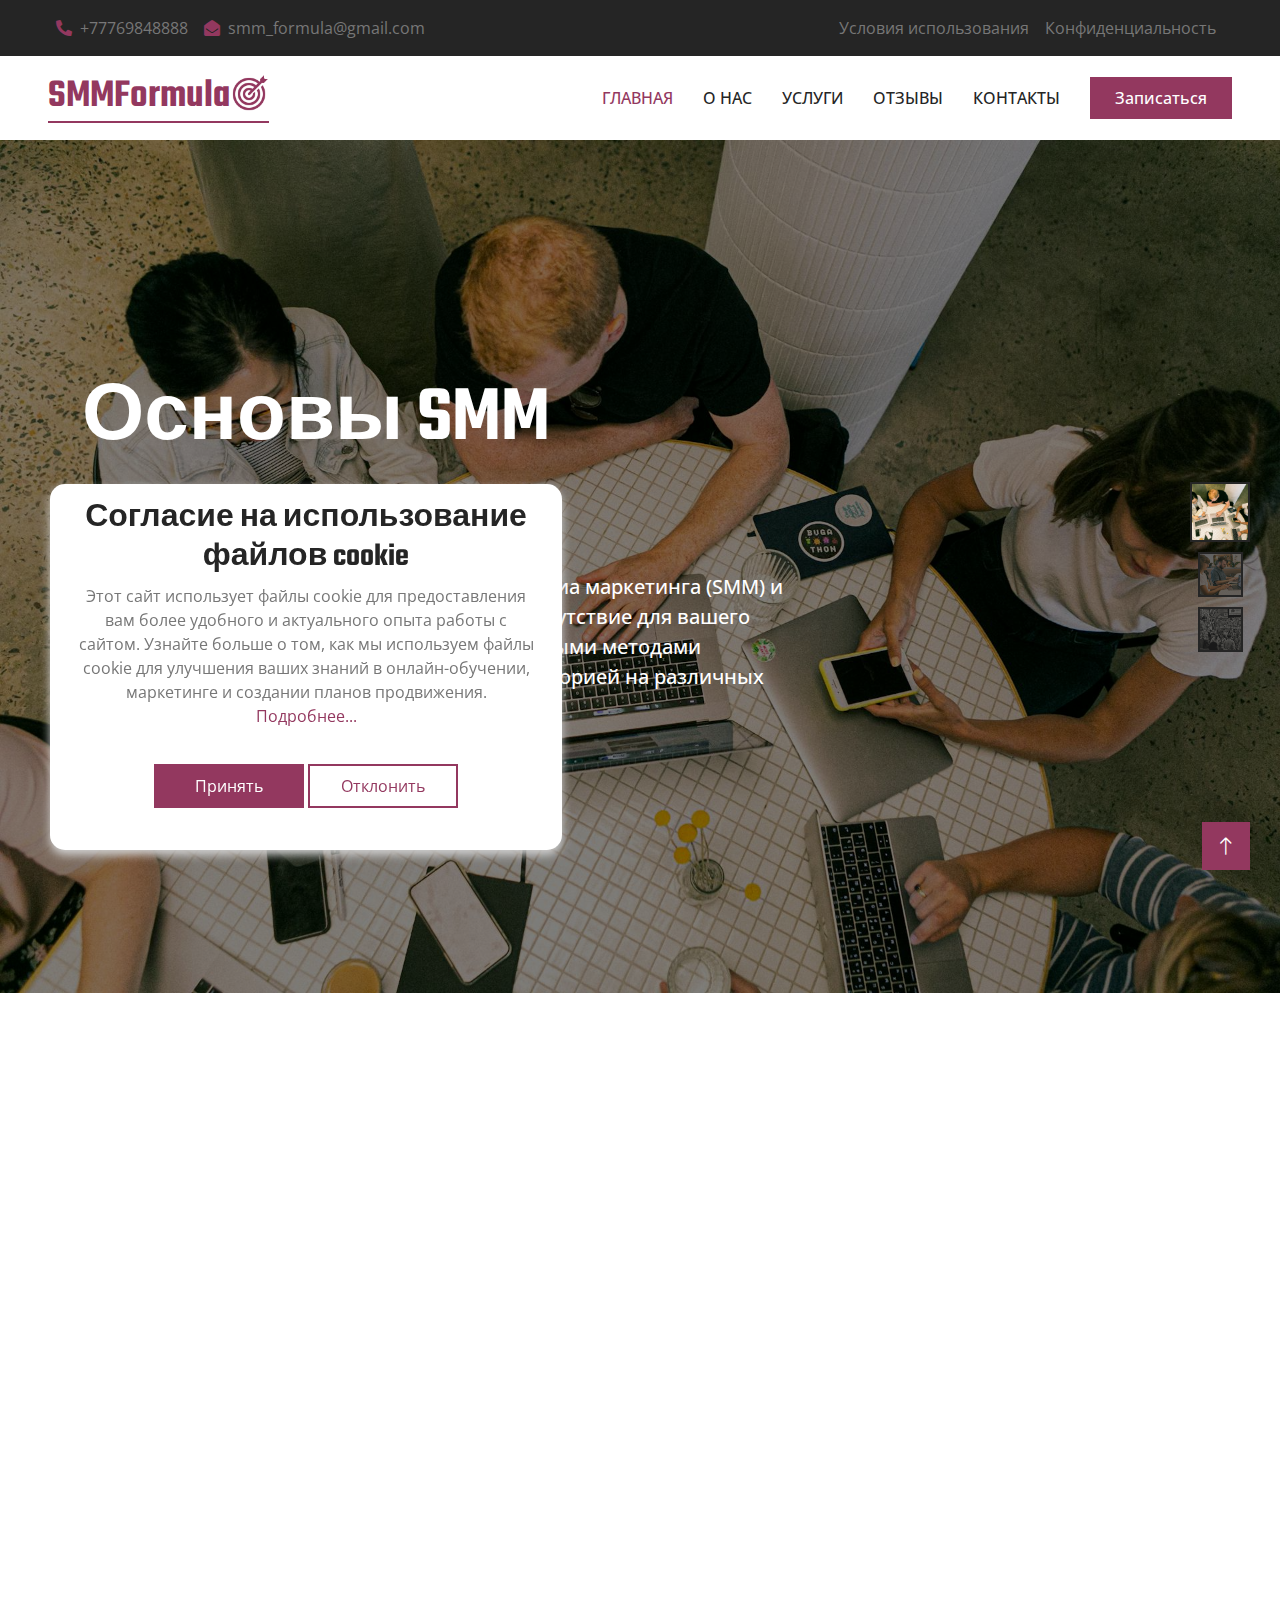
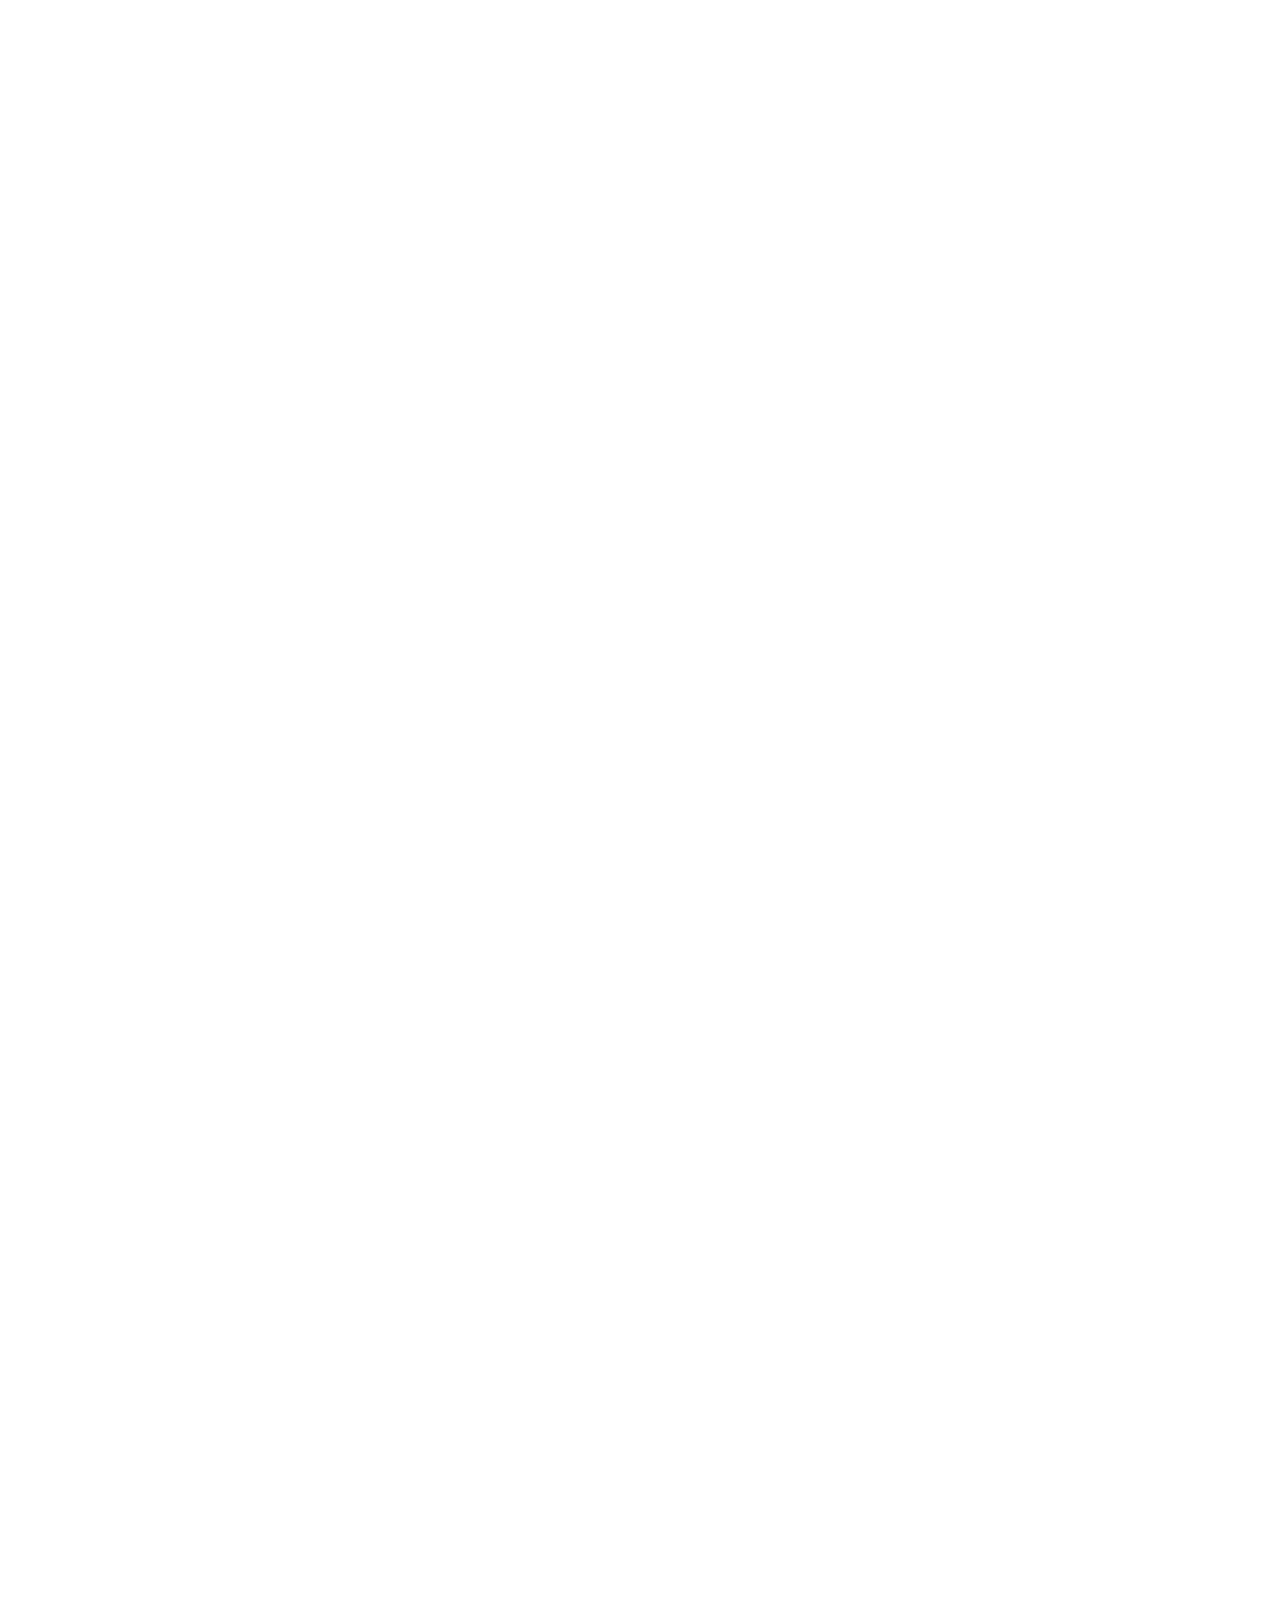
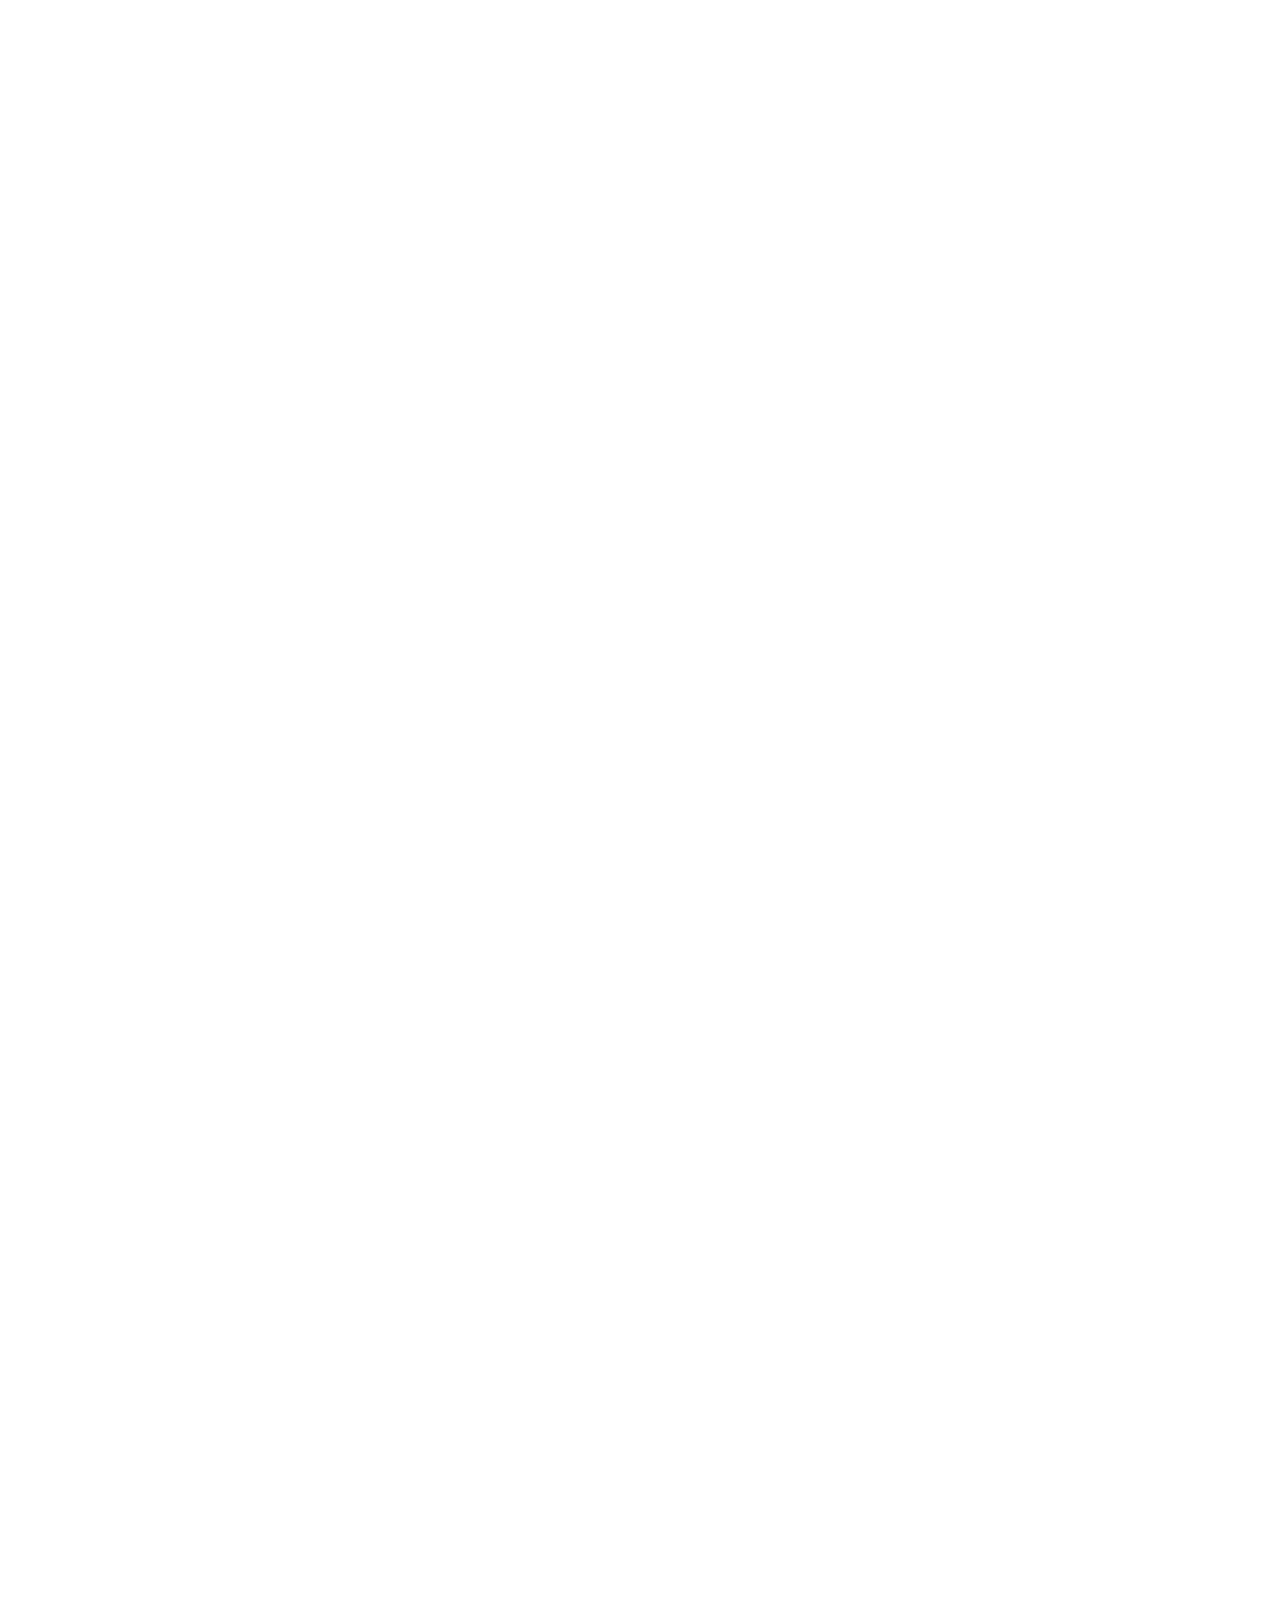
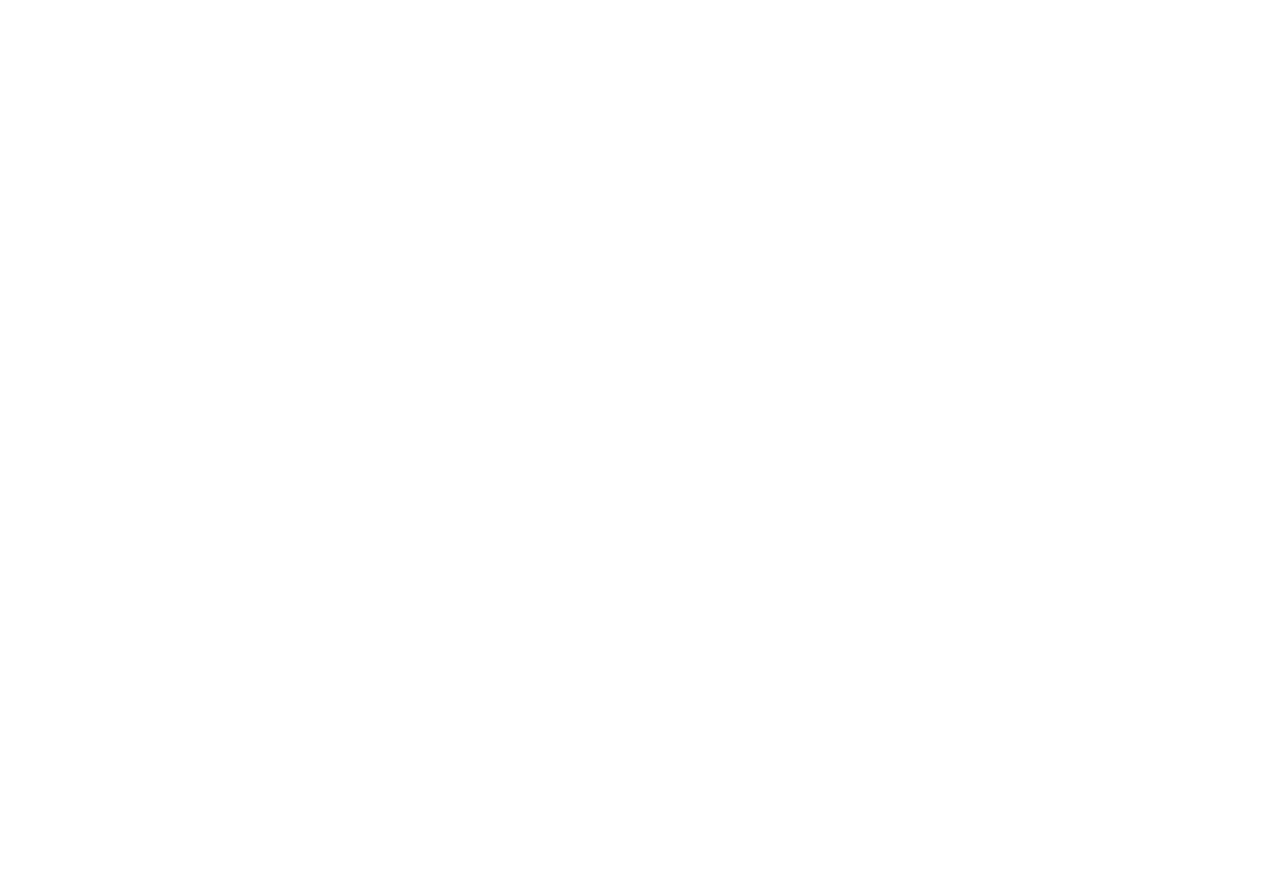
<file: index.html>
<!DOCTYPE html>
<html lang="en">
    <head>
        <meta charset="utf-8" />
        <title>SMMFormula</title>
        <meta content="width=device-width, initial-scale=1.0" name="viewport" />
        <meta content="" name="keywords" />
        <meta content="" name="description" />

        <!-- Favicon -->
        <link href="img/favicon.ico" rel="icon" />

        <!-- Google Web Fonts -->
        <link rel="preconnect" href="https://fonts.googleapis.com" />
        <link rel="preconnect" href="https://fonts.gstatic.com" crossorigin />
        <link
            href="https://fonts.googleapis.com/css2?family=Open+Sans:wght@400;500;600&family=Teko:wght@400;500;600&display=swap"
            rel="stylesheet"
        />

        <!-- Icon Font Stylesheet -->
        <link
            href="https://cdnjs.cloudflare.com/ajax/libs/font-awesome/5.10.0/css/all.min.css"
            rel="stylesheet"
        />
        <link
            href="https://cdn.jsdelivr.net/npm/bootstrap-icons@1.4.1/font/bootstrap-icons.css"
            rel="stylesheet"
        />

        <!-- Libraries Stylesheet -->
        <link href="lib/animate/animate.min.css" rel="stylesheet" />
        <link
            href="lib/owlcarousel/assets/owl.carousel.min.css"
            rel="stylesheet"
        />
        <link
            href="lib/tempusdominus/css/tempusdominus-bootstrap-4.min.css"
            rel="stylesheet"
        />

        <!-- Customized Bootstrap Stylesheet -->
        <link href="css/bootstrap.min.css" rel="stylesheet" />

        <!-- Template Stylesheet -->
        <link href="css/style.css" rel="stylesheet" />
    </head>

    <body>
        <!-- Spinner Start -->
        <div
            id="spinner"
            class="show bg-white position-fixed translate-middle w-100 vh-100 top-50 start-50 d-flex align-items-center justify-content-center"
        >
            <div
                class="spinner-border position-relative text-primary"
                style="width: 6rem; height: 6rem"
                role="status"
            ></div>
            <img
                class="position-absolute top-50 start-50 translate-middle"
                src="img/icons/icon-1.png"
                alt="Icon"
            />
        </div>
        <!-- Spinner End -->

        <!-- Topbar Start -->
        <div
            class="container-fluid bg-dark p-0 wow fadeIn"
            data-wow-delay="0.1s"
        >
            <div class="row gx-0 d-none d-lg-flex">
                <div class="col-lg-7 px-5 text-start">
                    <div
                        class="h-100 d-inline-flex align-items-center py-3 me-3"
                    >
                        <a class="text-body px-2" href="tel:+0123456789"
                            ><i class="fa fa-phone-alt text-primary me-2"></i
                            >+77769848888</a
                        >
                        <a
                            class="text-body px-2"
                            href="mailto:smm_formula@gmail.com"
                            ><i
                                class="fa fa-envelope-open text-primary me-2"
                            ></i
                            >smm_formula@gmail.com</a
                        >
                    </div>
                </div>
                <div class="col-lg-5 px-5 text-end">
                    <div
                        class="h-100 d-inline-flex align-items-center py-3 me-2"
                    >
                        <a class="text-body px-2" href="terms-of-use.html"
                            >Условия использования</a
                        >
                        <a class="text-body px-2" href="privacy-policy.html"
                            >Конфиденциальность</a
                        >
                    </div>
                </div>
            </div>
        </div>
        <!-- Topbar End -->

        <!-- Navbar Start -->
        <nav
            class="navbar navbar-expand-lg bg-white navbar-light sticky-top py-lg-0 px-lg-5 wow fadeIn"
            data-wow-delay="0.1s"
        >
            <a href="index.html" class="navbar-brand ms-4 ms-lg-0">
                <h1
                    class="text-primary m-0"
                    style="border-bottom: 2px solid #93385fff"
                >
                    SMMFormula
                    <img
                        style="
                            width: 40px;
                            height: 40px;
                            margin-left: -8px;
                            margin-bottom: 5px;
                        "
                        src="img/logo.png"
                        alt=""
                    />
                </h1>
            </a>
            <button
                type="button"
                class="navbar-toggler me-4"
                data-bs-toggle="collapse"
                data-bs-target="#navbarCollapse"
            >
                <span class="navbar-toggler-icon"></span>
            </button>
            <div class="collapse navbar-collapse" id="navbarCollapse">
                <div class="navbar-nav ms-auto p-4 p-lg-0">
                    <a href="index.html" class="nav-item nav-link active"
                        >Главная</a
                    >
                    <a href="about.html" class="nav-item nav-link">О нас</a>
                    <a href="service.html" class="nav-item nav-link">Услуги</a>
                    <a href="testimonial.html" class="nav-item nav-link"
                        >Отзывы</a
                    >
                    <a href="contact.html" class="nav-item nav-link"
                        >Контакты</a
                    >
                </div>
                <a
                    href="index.html#appointment"
                    class="btn btn-primary py-2 px-4 d-none d-lg-block"
                    >Записаться</a
                >
            </div>
        </nav>
        <!-- Navbar End -->

        <!-- Carousel Start -->
        <div class="container-fluid p-0 pb-5 wow fadeIn" data-wow-delay="0.1s">
            <div class="owl-carousel header-carousel position-relative">
                <div
                    class="owl-carousel-item position-relative"
                    data-dot="<img src='img/carousel-1.jpg'>"
                >
                    <img class="img-fluid" src="img/carousel-1.jpg" alt="" />
                    <div class="owl-carousel-inner">
                        <div class="container">
                            <div class="row justify-content-start">
                                <div class="col-10 col-lg-8">
                                    <h1
                                        class="display-1 text-white animated slideInDown"
                                    >
                                        Основы SMM стратегии
                                    </h1>
                                    <p
                                        class="fs-5 fw-medium text-white mb-4 pb-3"
                                    >
                                        Изучите основные принципы социального
                                        медиа маркетинга (SMM) и узнайте, как
                                        создать эффективное онлайн-присутствие
                                        для вашего бизнеса. Этот модуль
                                        познакомит вас с ключевыми методами
                                        продвижения бренда и взаимодействия с
                                        аудиторией на различных социальных
                                        платформах.
                                    </p>
                                </div>
                            </div>
                        </div>
                    </div>
                </div>
                <div
                    class="owl-carousel-item position-relative"
                    data-dot="<img src='img/carousel-2.jpg'>"
                >
                    <img class="img-fluid" src="img/carousel-2.jpg" alt="" />
                    <div class="owl-carousel-inner">
                        <div class="container">
                            <div class="row justify-content-start">
                                <div class="col-10 col-lg-8">
                                    <h1
                                        class="display-1 text-white animated slideInDown"
                                    >
                                        Продвинутые инструменты и техники
                                    </h1>
                                    <p
                                        class="fs-5 fw-medium text-white mb-4 pb-3"
                                    >
                                        Поднимитесь на новый уровень с
                                        использованием продвинутых инструментов
                                        и стратегий SMM. Узнайте, как
                                        оптимизировать контент, анализировать
                                        результаты кампаний и эффективно
                                        управлять платной рекламой для
                                        максимизации возврата инвестиций и
                                        достижения ваших целей.
                                    </p>
                                </div>
                            </div>
                        </div>
                    </div>
                </div>
                <div
                    class="owl-carousel-item position-relative"
                    data-dot="<img src='img/carousel-3.jpg'>"
                >
                    <img class="img-fluid" src="img/carousel-3.jpg" alt="" />
                    <div class="owl-carousel-inner">
                        <div class="container">
                            <div class="row justify-content-start">
                                <div class="col-10 col-lg-8">
                                    <h1
                                        class="display-1 text-white animated slideInDown"
                                    >
                                        Измерение и анализ успеха
                                    </h1>
                                    <p
                                        class="fs-5 fw-medium text-white mb-4 pb-3"
                                    >
                                        Успех любой SMM стратегии зависит от
                                        способности анализировать результаты. В
                                        этом модуле вы научитесь использовать
                                        аналитические инструменты, отслеживать
                                        производительность и адаптировать свои
                                        стратегии для постоянного улучшения
                                        результатов.
                                    </p>
                                </div>
                            </div>
                        </div>
                    </div>
                </div>
            </div>
        </div>
        <!-- Carousel End -->

        <!-- About Start -->
        <div class="container-xxl py-5">
            <div class="container">
                <div class="row g-5">
                    <div class="col-lg-6 wow fadeIn" data-wow-delay="0.1s">
                        <div class="approach-img">
                            <img
                                class="img-fluid"
                                src="img/approach.jpg"
                                alt=""
                            />
                        </div>
                    </div>
                    <div class="col-lg-6 wow fadeIn" data-wow-delay="0.5s">
                        <h4 class="section-title">Наш подход</h4>
                        <h1 class="display-5 mb-4">
                            Наш подход к стратегии SMM
                        </h1>
                        <p>
                            Основной описание: В нашем курсе по стратегии Social
                            Media Marketing мы предлагаем целостный и
                            систематичный подход к созданию и оптимизации вашего
                            онлайн-присутствия. Наша методика основывается на
                            многолетнем опыте в области цифрового маркетинга и
                            включает комбинацию теории и практических
                            упражнений, которые помогут вам не только понять
                            основы SMM, но и использовать новейшие тренды и
                            технологии для достижения измеримых результатов.
                            Целевая аудитория и персонализация: Сначала мы
                            сосредотачиваемся на идентификации и анализе целевой
                            аудитории. Понимание потребностей, предпочтений и
                            поведения вашего аудитории является ключевым
                            элементом успешной стратегии.
                        </p>
                    </div>
                </div>
            </div>
        </div>
        <!-- About End -->

        <!-- Facts Start -->
        <div class="container-xxl py-5">
            <div class="container pt-5">
                <div class="row g-4">
                    <div
                        class="col-lg-4 col-md-6 wow fadeInUp"
                        data-wow-delay="0.1s"
                    >
                        <div
                            class="fact-item text-center bg-light h-100 p-5 pt-5"
                        >
                            <h3 class="mb-3">Практические навыки и опыт</h3>
                            <p class="mb-0">
                                Курс предоставит вам не только теоретические
                                знания, но и практический опыт. Вы научитесь
                                создавать и реализовывать реальные
                                SMM-стратегии, которые можно немедленно
                                применить в вашем бизнесе. Каждый модуль
                                включает практические задания и кейс-стадии,
                                которые помогут лучше понять, как работает
                                эффективная онлайн-маркетинговая стратегия.
                            </p>
                        </div>
                    </div>
                    <div
                        class="col-lg-4 col-md-6 wow fadeInUp"
                        data-wow-delay="0.3s"
                    >
                        <div
                            class="fact-item text-center bg-light h-100 p-5 pt-5"
                        >
                            <h3 class="mb-3">Новейшие тренды и инструменты</h3>
                            <p class="mb-0">
                                Мир SMM постоянно меняется, и наш курс поможет
                                вам быть на гребне новых трендов. Вы узнаете о
                                новейших инструментах и методах, которые помогут
                                эффективно управлять социальными сетями, от
                                анализа данных до автоматизации кампаний. Это
                                даст вам конкурентное преимущество и поможет
                                адаптировать ваши стратегии под актуальные
                                тенденции.
                            </p>
                        </div>
                    </div>
                    <div
                        class="col-lg-4 col-md-6 wow fadeInUp"
                        data-wow-delay="0.5s"
                    >
                        <div
                            class="fact-item text-center bg-light h-100 p-5 pt-5"
                        >
                            <h3 class="mb-3">Измеримые результаты</h3>
                            <p class="mb-0">
                                Одной из основных целей курса является научить
                                вас достигать измеримых результатов. Будь то
                                увеличение трафика на сайт, улучшение
                                взаимодействия с клиентами или рост конверсий,
                                мы сосредоточимся на том, как правильно измерять
                                и анализировать успех ваших кампаний и постоянно
                                оптимизировать для достижения лучших
                                результатов.
                            </p>
                        </div>
                    </div>
                </div>
            </div>
        </div>
        <!-- Facts End -->

        <!-- Feature Start -->
        <div class="container-xxl py-5">
            <div class="container">
                <div class="row g-5">
                    <div class="col-lg-6 wow fadeInUp" data-wow-delay="0.1s">
                        <h1 class="display-5 mb-4">
                            Почему выбрать именно нас?
                        </h1>
                        <p class="mb-4">
                            Наша SMM стратегия предлагает уникальный подход,
                            который сочетает в себе актуальные тренды,
                            практический опыт и измеримые результаты. Благодаря
                            нашим курсам вы научитесь эффективно использовать
                            социальные медиа для продвижения вашего бренда,
                            привлечения правильной аудитории и достижения ваших
                            бизнес-целей. Мы готовы вести вас к успеху с помощью
                            проверенных методов и инструментов, которые работают
                            в реальном мире.
                        </p>
                        <div class="row g-4">
                            <div class="col-12">
                                <div class="d-flex align-items-start">
                                    <h1>01</h1>
                                    <div class="ms-4">
                                        <h3>Индивидуальный подход</h3>
                                        <p class="mb-0">
                                            Каждый студент имеет свои
                                            потребности и цели, поэтому мы
                                            адаптируем наши курсы так, чтобы вы
                                            могли применить полученные знания в
                                            вашей конкретной области бизнеса.
                                            Наши уроки разработаны таким
                                            образом, чтобы подходить для разных
                                            уровней опыта, от начинающих до
                                            продвинутых.
                                        </p>
                                    </div>
                                </div>
                            </div>
                            <div class="col-12">
                                <div class="d-flex align-items-start">
                                    <h1>02</h1>
                                    <div class="ms-4">
                                        <h3>
                                            Акцент на практические результаты
                                        </h3>
                                        <p class="mb-0">
                                            Мы не учим только теории – мы
                                            ориентируемся на реальные
                                            результаты. Каждый шаг, который вы
                                            изучите, будет иметь прямое
                                            применение в ваших SMM кампаниях. По
                                            завершению курса у вас будут
                                            конкретные инструменты и стратегии,
                                            которые можно немедленно внедрить
                                            для улучшения вашего
                                            онлайн-присутствия.
                                        </p>
                                    </div>
                                </div>
                            </div>
                            <div class="col-12">
                                <div class="d-flex align-items-start">
                                    <h1>03</h1>
                                    <div class="ms-4">
                                        <h3>Поддержка от экспертов</h3>
                                        <p class="mb-0">
                                            В течение всего курса у вас будет
                                            доступ к экспертам с многолетним
                                            опытом в области цифрового
                                            маркетинга и SMM. Мы здесь, чтобы
                                            помочь вам с вопросами, предоставить
                                            обратную связь по вашим кампаниям и
                                            помочь улучшить ваши стратегии,
                                            чтобы вы добились максимального
                                            успеха.
                                        </p>
                                    </div>
                                </div>
                            </div>
                        </div>
                    </div>
                    <div class="col-lg-6 wow fadeInUp" data-wow-delay="0.5s">
                        <div class="feature-img">
                            <img
                                class="img-fluid"
                                src="img/benefit1.jpg"
                                alt=""
                            />
                            <img
                                class="img-fluid"
                                src="img/benefit2.jpg"
                                alt=""
                            />
                        </div>
                    </div>
                </div>
            </div>
        </div>
        <!-- Feature End -->

        <!-- Appointment Start -->
        <div id="appointment" class="container-xxl py-5">
            <div class="container">
                <div class="row g-5" style="align-items: center">
                    <div class="col-lg-6 wow fadeInUp" data-wow-delay="0.1s">
                        <h4 class="section-title">
                            Получите консультацию бесплатно!
                        </h4>
                        <h1 class="display-5 mb-4">
                            Бесплатная консультация по вашей SMM стратегии
                        </h1>
                        <p class="mb-4">
                            Хотите улучшить свои навыки в области Social Media
                            Marketing, но не знаете с чего начать? Наша
                            бесплатная консультация — это отличный способ
                            получить экспертные рекомендации и направляющие от
                            профессионалов в области цифрового маркетинга. Во
                            время консультации вы сможете поделиться своими
                            целями, вопросами и проблемами, а наши эксперты
                            дадут вам полезные советы и стратегии, которые вы
                            сможете немедленно применить. Независимо от того,
                            являетесь ли вы новичком или уже имеете опыт, наша
                            цель — помочь вам найти самые эффективные способы
                            использования социальных медиа для продвижения
                            вашего бренда. Не упустите шанс получить
                            персонализированную консультацию и профессиональные
                            рекомендации, которые помогут вам добиться успеха в
                            динамичном мире SMM.
                        </p>
                        <div class="row g-4">
                            <div class="col-12">
                                <div class="d-flex">
                                    <div
                                        class="d-flex flex-shrink-0 align-items-center justify-content-center bg-light"
                                        style="width: 65px; height: 65px"
                                    >
                                        <i
                                            class="fa fa-2x fa-phone-alt text-primary"
                                        ></i>
                                    </div>
                                    <div class="ms-4">
                                        <p class="mb-2">Позвоните нам сейчас</p>
                                        <h3 class="mb-0">+77769848888</h3>
                                    </div>
                                </div>
                            </div>
                            <div class="col-12">
                                <div class="d-flex">
                                    <div
                                        class="d-flex flex-shrink-0 align-items-center justify-content-center bg-light"
                                        style="width: 65px; height: 65px"
                                    >
                                        <i
                                            class="fa fa-2x fa-envelope-open text-primary"
                                        ></i>
                                    </div>
                                    <div class="ms-4">
                                        <p class="mb-2">Напишите нам сейчас</p>
                                        <h3 class="mb-0">
                                            smm_formula@gmail.com
                                        </h3>
                                    </div>
                                </div>
                            </div>
                        </div>
                    </div>
                    <div class="col-lg-6 wow fadeInUp" data-wow-delay="0.5s">
                        <div class="row g-3">
                            <div class="col-12 col-sm-6">
                                <input
                                    type="text"
                                    class="form-control"
                                    placeholder="Ваше имя"
                                    style="height: 55px"
                                />
                            </div>
                            <div class="col-12 col-sm-6">
                                <input
                                    type="email"
                                    class="form-control"
                                    placeholder="Ваш e-mail"
                                    style="height: 55px"
                                    id="email"
                                />
                                <div
                                    id="result"
                                    style="color: red; font-size: 12px"
                                ></div>
                            </div>
                            <div class="col-12">
                                <textarea
                                    class="form-control"
                                    rows="5"
                                    placeholder="Сообщение"
                                ></textarea>
                            </div>
                            <div class="col-12">
                                <button
                                    class="btn btn-primary w-100 py-3"
                                    type="submit"
                                    id="submit"
                                    onclick="sendForm()"
                                >
                                    Забронировать встречу
                                </button>
                            </div>
                        </div>
                    </div>
                </div>
            </div>
        </div>
        <!-- Appointment End -->

        <!-- Project Start -->
        <div class="container-xxl project py-5">
            <div class="container">
                <div
                    class="text-center mx-auto mb-5 wow fadeInUp"
                    data-wow-delay="0.1s"
                    style="max-width: 600px"
                >
                    <h4 class="section-title">
                        Откройте для себя наши уникальные курсы
                    </h4>
                    <h1 class="display-5 mb-4">
                        Особенности нашего курса по SMM-продвижению
                    </h1>
                    <p>
                        Наш курс по SMM-продвижению разработан для современных
                        предпринимателей и маркетологов. С акцентом на
                        актуальные тренды и практические применения, мы
                        сосредоточены на развитии навыков, которые необходимы
                        для успеха в динамичном мире социальных медиа. В
                        следующих пунктах мы представим основные особенности,
                        которые делают наш курс уникальным.
                    </p>
                </div>
                <div class="row g-4 wow fadeInUp" data-wow-delay="0.3s">
                    <div class="col-lg-4">
                        <div
                            class="nav nav-pills d-flex justify-content-between w-100 h-100 me-4"
                        >
                            <button
                                class="nav-link w-100 d-flex align-items-center text-start p-4 mb-4 active"
                                data-bs-toggle="pill"
                                data-bs-target="#tab-pane-1"
                                type="button"
                            >
                                <h3 class="m-0">01. Онлайн-обучение</h3>
                            </button>
                            <button
                                class="nav-link w-100 d-flex align-items-center text-start p-4 mb-4"
                                data-bs-toggle="pill"
                                data-bs-target="#tab-pane-2"
                                type="button"
                            >
                                <h3 class="m-0">
                                    02. Индивидуальные учебные планы
                                </h3>
                            </button>
                            <button
                                class="nav-link w-100 d-flex align-items-center text-start p-4 mb-4"
                                data-bs-toggle="pill"
                                data-bs-target="#tab-pane-3"
                                type="button"
                            >
                                <h3 class="m-0">03. Экспертное руководство</h3>
                            </button>
                            <button
                                class="nav-link w-100 d-flex align-items-center text-start p-4 mb-0"
                                data-bs-toggle="pill"
                                data-bs-target="#tab-pane-4"
                                type="button"
                            >
                                <h3 class="m-0">04. Практическое применение</h3>
                            </button>
                        </div>
                    </div>
                    <div class="col-lg-8">
                        <div class="tab-content w-100">
                            <div
                                class="tab-pane fade show active"
                                id="tab-pane-1"
                            >
                                <div class="row g-4">
                                    <div
                                        class="col-md-6"
                                        style="min-height: 350px"
                                    >
                                        <div class="position-relative h-100">
                                            <img
                                                class="position-absolute img-fluid w-100 h-100"
                                                src="img/project-1.jpg"
                                                style="object-fit: cover"
                                                alt=""
                                            />
                                        </div>
                                    </div>
                                    <div class="col-md-6">
                                        <h1 class="mb-3">
                                            Учитесь активно, а не пассивно
                                        </h1>
                                        <p class="mb-4">
                                            Наши уроки созданы так, чтобы
                                            вовлекать участников в процесс
                                            обучения. Через интерактивные
                                            упражнения, обсуждения и групповые
                                            проекты вы научитесь применять
                                            теорию на практике. Этот подход
                                            помогает лучше запомнить полученные
                                            знания и более эффективно их
                                            использовать.
                                        </p>
                                    </div>
                                </div>
                            </div>
                            <div class="tab-pane fade" id="tab-pane-2">
                                <div class="row g-4">
                                    <div
                                        class="col-md-6"
                                        style="min-height: 350px"
                                    >
                                        <div class="position-relative h-100">
                                            <img
                                                class="position-absolute img-fluid w-100 h-100"
                                                src="img/project-2.jpg"
                                                style="object-fit: cover"
                                                alt=""
                                            />
                                        </div>
                                    </div>
                                    <div class="col-md-6">
                                        <h1 class="mb-3">
                                            Выберите свой темп обучения
                                        </h1>
                                        <p class="mb-4">
                                            Каждый студент имеет свои
                                            потребности и цели, поэтому мы
                                            предлагаем гибкие учебные планы. Вы
                                            можете адаптировать темп курса в
                                            соответствии с вашими предпочтениями
                                            и временем. Независимо от того,
                                            предпочитаете ли вы интенсивное
                                            обучение или постепенный подход, у
                                            нас есть формат, который подходит
                                            вам.
                                        </p>
                                    </div>
                                </div>
                            </div>
                            <div class="tab-pane fade" id="tab-pane-3">
                                <div class="row g-4">
                                    <div
                                        class="col-md-6"
                                        style="min-height: 350px"
                                    >
                                        <div class="position-relative h-100">
                                            <img
                                                class="position-absolute img-fluid w-100 h-100"
                                                src="img/project-3.jpg"
                                                style="object-fit: cover"
                                                alt=""
                                            />
                                        </div>
                                    </div>
                                    <div class="col-md-6">
                                        <h1 class="mb-3">
                                            Учитесь у профессионалов
                                        </h1>
                                        <p class="mb-4">
                                            Наш курс ведут опытные эксперты в
                                            области SMM и цифрового маркетинга.
                                            Вы получите доступ к их ценным
                                            советам и проверенным практикам,
                                            которые помогут избежать
                                            распространенных ошибок. Эксперты
                                            всегда рядом, чтобы поддержать вас и
                                            ответить на ваши вопросы на
                                            протяжении всего обучения.
                                        </p>
                                    </div>
                                </div>
                            </div>
                            <div class="tab-pane fade" id="tab-pane-4">
                                <div class="row g-4">
                                    <div
                                        class="col-md-6"
                                        style="min-height: 350px"
                                    >
                                        <div class="position-relative h-100">
                                            <img
                                                class="position-absolute img-fluid w-100 h-100"
                                                src="img/project-4.jpg"
                                                style="object-fit: cover"
                                                alt=""
                                            />
                                        </div>
                                    </div>
                                    <div class="col-md-6">
                                        <h1 class="mb-3">
                                            Применяйте свои знания на реальных
                                            проектах
                                        </h1>
                                        <p class="mb-4">
                                            По завершении курса у вас будет
                                            возможность применить полученные
                                            навыки на реальных проектах. Наши
                                            практические задания и симуляции
                                            позволят вам протестировать ваши
                                            умения в безопасной среде. Вы
                                            сможете создать собственные
                                            SMM-кампании и получить ценнейший
                                            опыт, который сразу можно
                                            использовать в вашем бизнесе.
                                        </p>
                                    </div>
                                </div>
                            </div>
                        </div>
                    </div>
                </div>
            </div>
        </div>
        <!-- Project End -->

        <!-- Footer Start -->
        <div
            class="container-fluid bg-dark text-body footer mt-5 pt-5 px-0 wow fadeIn"
            data-wow-delay="0.1s"
        >
            <div class="container py-5">
                <div class="row g-5">
                    <div class="col-lg-4 col-md-6">
                        <h3 class="text-light mb-4">Наша платформа</h3>
                        <p>
                            Наша платформа сосредоточена на предоставлении
                            качественных образовательных курсов в области
                            SMM-продвижения. С нашей экспертной командой,
                            имеющей богатый опыт в цифровом маркетинге, мы
                            поможем вам развить практические навыки и знания,
                            необходимые для успеха в мире социальных медиа.
                        </p>
                    </div>
                    <div class="col-lg-4 col-md-6">
                        <h3 class="text-light mb-4">Адрес</h3>
                        <p class="mb-2">
                            <i
                                class="fa fa-map-marker-alt text-primary me-3"
                            ></i
                            >просп. Мангилик Ел, С4/6, Астана 150000, Казахстан
                        </p>
                        <p class="mb-2">
                            <i class="fa fa-phone-alt text-primary me-3"></i
                            >+77769848888
                        </p>
                        <p class="mb-2">
                            <i class="fa fa-envelope text-primary me-3"></i>
                            smm_formula@gmail.com
                        </p>
                    </div>
                    <div class="col-lg-4 col-md-6">
                        <h3 class="text-light mb-4">Быстрые ссылки</h3>
                        <a class="btn btn-link" href="about.html">О нас</a>
                        <a class="btn btn-link" href="contact.html"
                            >Связаться с нами</a
                        >
                        <a class="btn btn-link" href="service.html"
                            >Наши услуги</a
                        >
                        <a class="btn btn-link" href="terms-of-use.html"
                            >Условия</a
                        >
                        <a class="btn btn-link" href="privacy-policy.html"
                            >Наша Политика</a
                        >
                    </div>
                </div>
            </div>
        </div>
        <!-- Footer End -->

        <!-- Back to Top -->
        <a href="#" class="btn btn-lg btn-primary btn-lg-square back-to-top"
            ><i class="bi bi-arrow-up"></i
        ></a>

        <!-- Cookie banner -->
        <div class="cookie-wrapper show">
            <div>
                <i class="bx bx-cookie"></i>
                <h2 style="text-align: center">
                    Согласие на использование файлов cookie
                </h2>
            </div>

            <div class="data">
                <p>
                    Этот сайт использует файлы cookie для предоставления вам
                    более удобного и актуального опыта работы с сайтом. Узнайте
                    больше о том, как мы используем файлы cookie для улучшения
                    ваших знаний в онлайн-обучении, маркетинге и создании планов
                    продвижения.
                    <a href="#">Подробнее...</a>
                </p>
            </div>

            <div class="buttons">
                <button class="cookie-button" id="acceptBtn">Принять</button>
                <button class="cookie-button" id="declineBtn">Отклонить</button>
            </div>
        </div>
        <!-- End Cookie banner -->

        <!-- JavaScript Libraries -->
        <script src="https://code.jquery.com/jquery-3.4.1.min.js"></script>
        <script src="https://cdn.jsdelivr.net/npm/bootstrap@5.0.0/dist/js/bootstrap.bundle.min.js"></script>
        <script src="lib/wow/wow.min.js"></script>
        <script src="lib/easing/easing.min.js"></script>
        <script src="lib/waypoints/waypoints.min.js"></script>
        <script src="lib/counterup/counterup.min.js"></script>
        <script src="lib/owlcarousel/owl.carousel.min.js"></script>
        <script src="lib/tempusdominus/js/moment.min.js"></script>
        <script src="lib/tempusdominus/js/moment-timezone.min.js"></script>
        <script src="lib/tempusdominus/js/tempusdominus-bootstrap-4.min.js"></script>

        <!-- Template Javascript -->
        <script src="js/main.js"></script>
        <script src="js/contact-form.js"></script>
        <script src="js/cookiebanner.js"></script>
    </body>
</html>
</file>
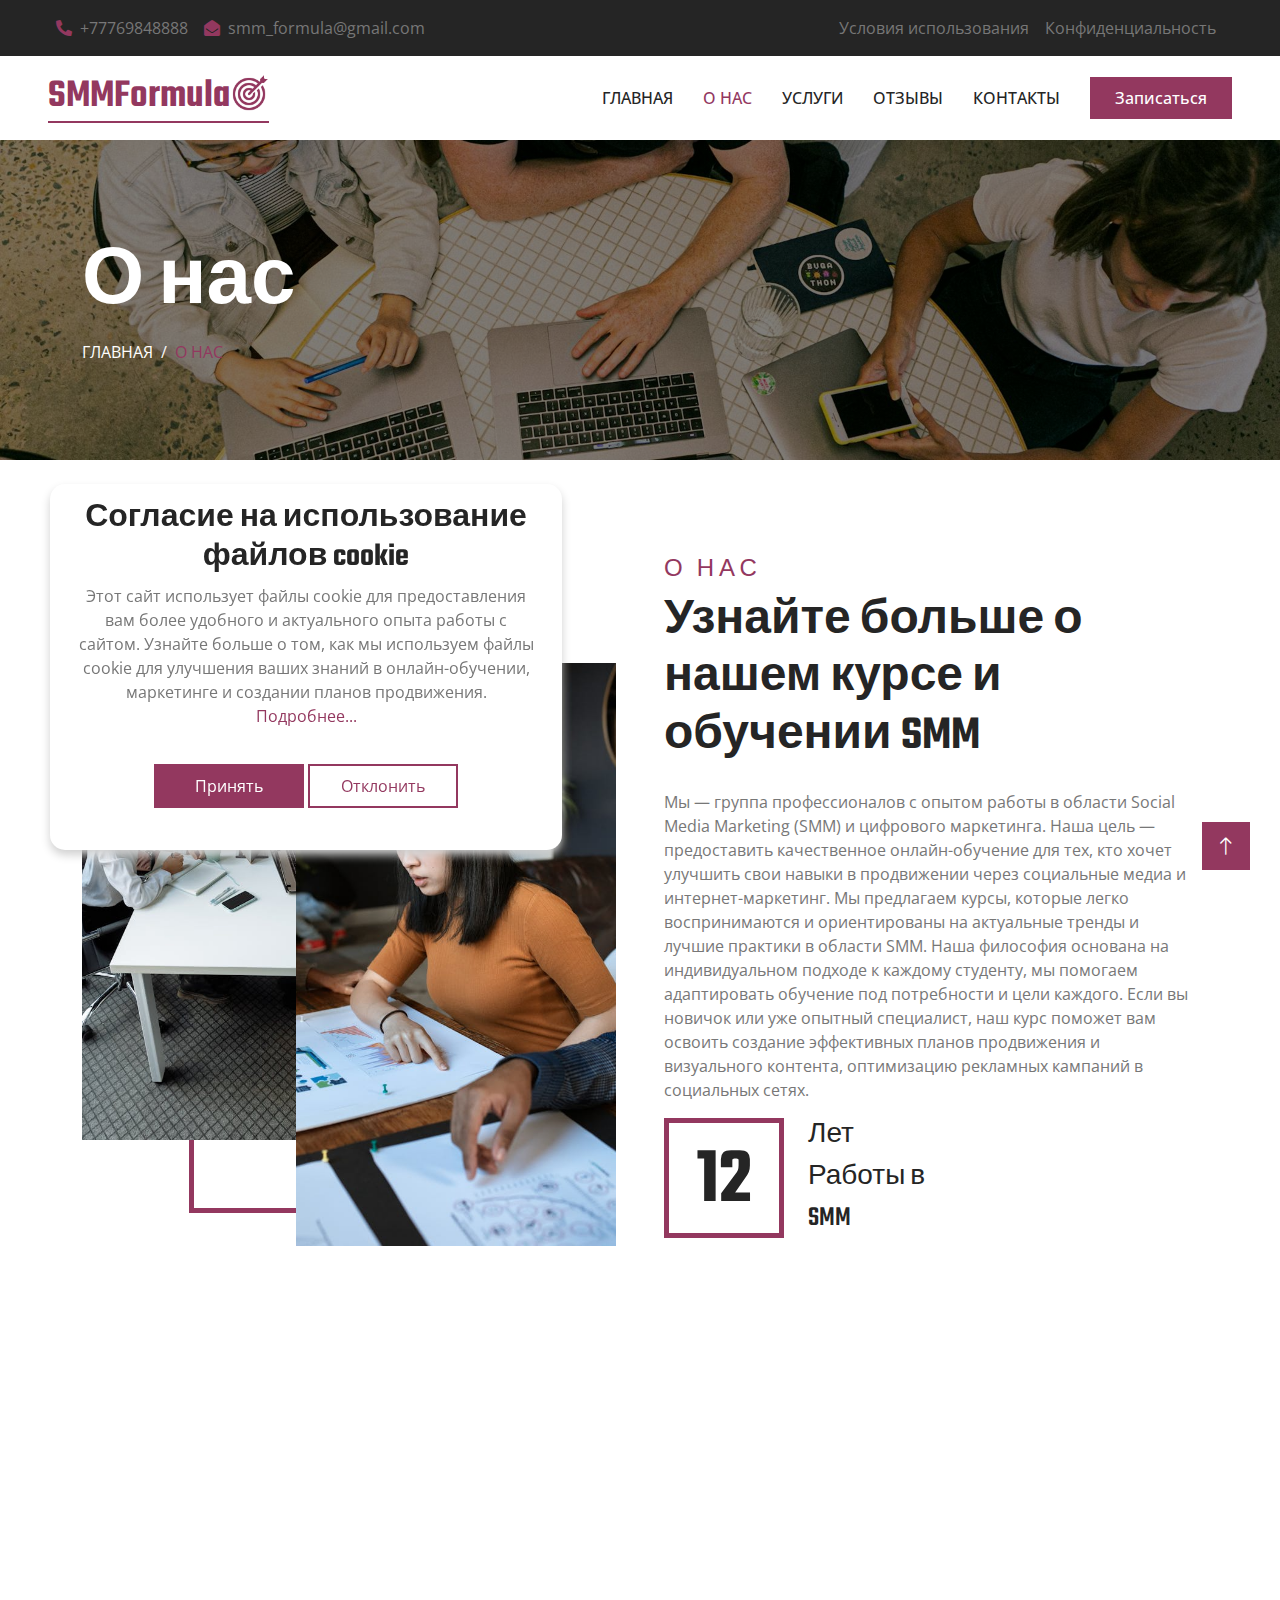
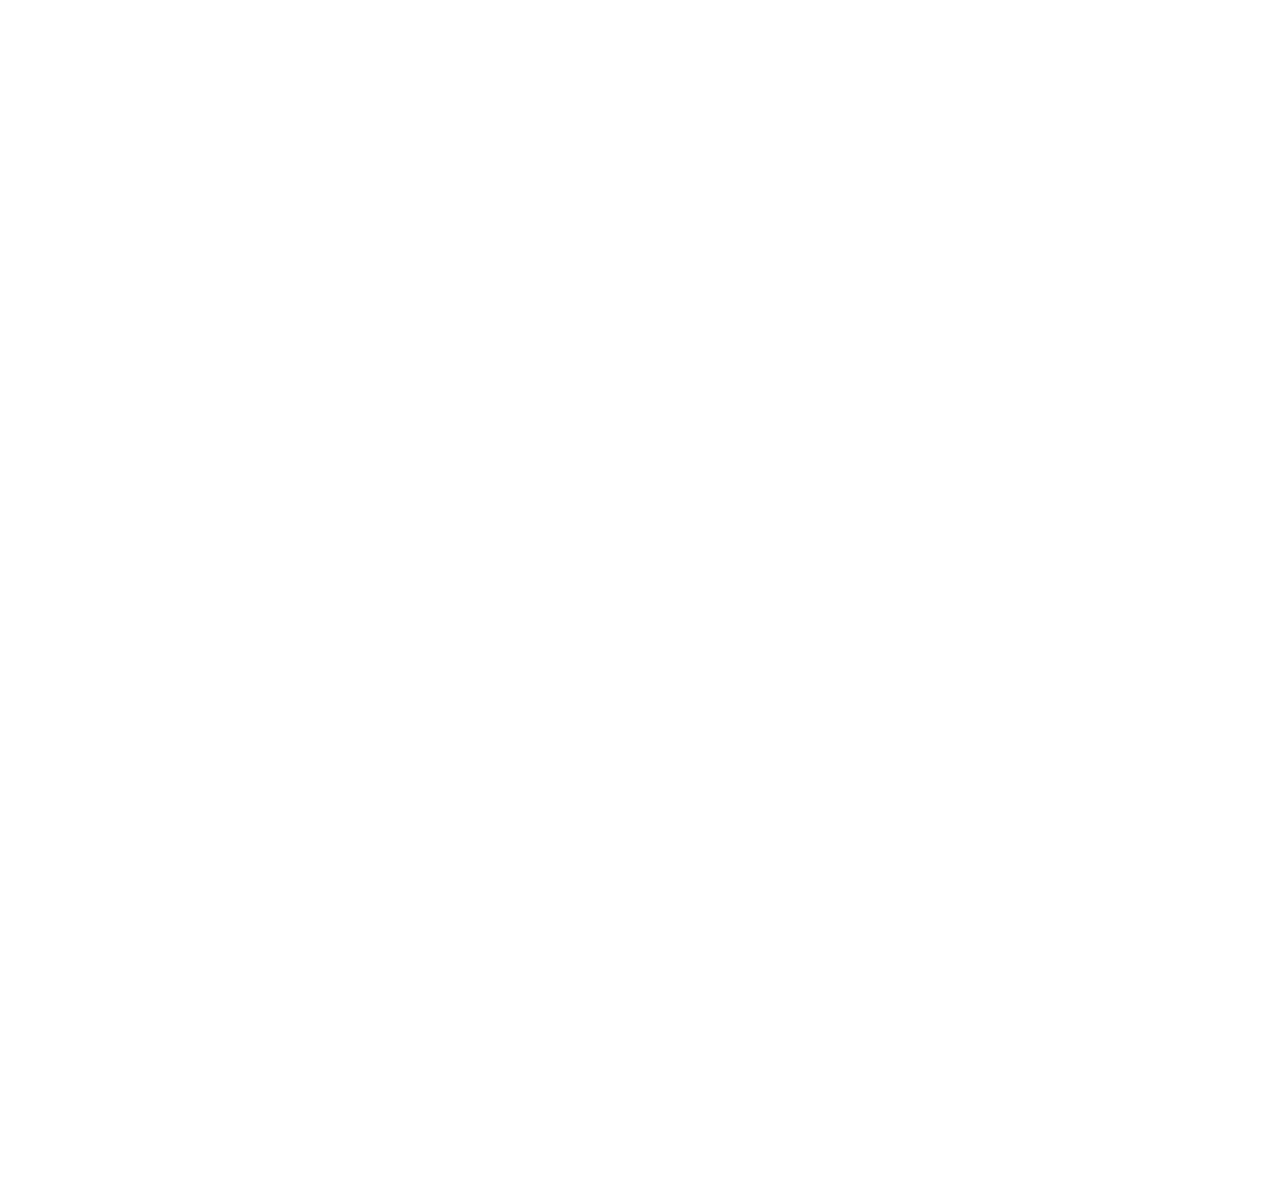
<file: about.html>
<!DOCTYPE html>
<html lang="en">
    <head>
        <meta charset="utf-8" />
        <title>SMMFormula</title>
        <meta content="width=device-width, initial-scale=1.0" name="viewport" />
        <meta content="" name="keywords" />
        <meta content="" name="description" />

        <!-- Favicon -->
        <link href="img/favicon.ico" rel="icon" />

        <!-- Google Web Fonts -->
        <link rel="preconnect" href="https://fonts.googleapis.com" />
        <link rel="preconnect" href="https://fonts.gstatic.com" crossorigin />
        <link
            href="https://fonts.googleapis.com/css2?family=Open+Sans:wght@400;500;600&family=Teko:wght@400;500;600&display=swap"
            rel="stylesheet"
        />

        <!-- Icon Font Stylesheet -->
        <link
            href="https://cdnjs.cloudflare.com/ajax/libs/font-awesome/5.10.0/css/all.min.css"
            rel="stylesheet"
        />
        <link
            href="https://cdn.jsdelivr.net/npm/bootstrap-icons@1.4.1/font/bootstrap-icons.css"
            rel="stylesheet"
        />

        <!-- Libraries Stylesheet -->
        <link href="lib/animate/animate.min.css" rel="stylesheet" />
        <link
            href="lib/owlcarousel/assets/owl.carousel.min.css"
            rel="stylesheet"
        />
        <link
            href="lib/tempusdominus/css/tempusdominus-bootstrap-4.min.css"
            rel="stylesheet"
        />

        <!-- Customized Bootstrap Stylesheet -->
        <link href="css/bootstrap.min.css" rel="stylesheet" />

        <!-- Template Stylesheet -->
        <link href="css/style.css" rel="stylesheet" />
    </head>

    <body>
        <!-- Spinner Start -->
        <div
            id="spinner"
            class="show bg-white position-fixed translate-middle w-100 vh-100 top-50 start-50 d-flex align-items-center justify-content-center"
        >
            <div
                class="spinner-border position-relative text-primary"
                style="width: 6rem; height: 6rem"
                role="status"
            ></div>
            <img
                class="position-absolute top-50 start-50 translate-middle"
                src="img/icons/icon-1.png"
                alt="Icon"
            />
        </div>
        <!-- Spinner End -->

        <!-- Topbar Start -->
        <div
            class="container-fluid bg-dark p-0 wow fadeIn"
            data-wow-delay="0.1s"
        >
            <div class="row gx-0 d-none d-lg-flex">
                <div class="col-lg-7 px-5 text-start">
                    <div
                        class="h-100 d-inline-flex align-items-center py-3 me-3"
                    >
                        <a class="text-body px-2" href="tel:+0123456789"
                            ><i class="fa fa-phone-alt text-primary me-2"></i
                            >+77769848888</a
                        >
                        <a
                            class="text-body px-2"
                            href="mailto:smm_formula@gmail.com"
                            ><i
                                class="fa fa-envelope-open text-primary me-2"
                            ></i
                            >smm_formula@gmail.com</a
                        >
                    </div>
                </div>
                <div class="col-lg-5 px-5 text-end">
                    <div
                        class="h-100 d-inline-flex align-items-center py-3 me-2"
                    >
                        <a class="text-body px-2" href="terms-of-use.html"
                            >Условия использования</a
                        >
                        <a class="text-body px-2" href="privacy-policy.html"
                            >Конфиденциальность</a
                        >
                    </div>
                </div>
            </div>
        </div>
        <!-- Topbar End -->

        <!-- Navbar Start -->
        <nav
            class="navbar navbar-expand-lg bg-white navbar-light sticky-top py-lg-0 px-lg-5 wow fadeIn"
            data-wow-delay="0.1s"
        >
            <a href="index.html" class="navbar-brand ms-4 ms-lg-0">
                <h1
                    class="text-primary m-0"
                    style="border-bottom: 2px solid #93385fff"
                >
                    SMMFormula
                    <img
                        style="
                            width: 40px;
                            height: 40px;
                            margin-left: -8px;
                            margin-bottom: 5px;
                        "
                        src="img/logo.png"
                        alt=""
                    />
                </h1>
            </a>
            <button
                type="button"
                class="navbar-toggler me-4"
                data-bs-toggle="collapse"
                data-bs-target="#navbarCollapse"
            >
                <span class="navbar-toggler-icon"></span>
            </button>
            <div class="collapse navbar-collapse" id="navbarCollapse">
                <div class="navbar-nav ms-auto p-4 p-lg-0">
                    <a href="index.html" class="nav-item nav-link">Главная</a>
                    <a href="about.html" class="nav-item nav-link active"
                        >О нас</a
                    >
                    <a href="service.html" class="nav-item nav-link">Услуги</a>
                    <a href="testimonial.html" class="nav-item nav-link"
                        >Отзывы</a
                    >
                    <a href="contact.html" class="nav-item nav-link"
                        >Контакты</a
                    >
                </div>
                <a
                    href="index.html#appointment"
                    class="btn btn-primary py-2 px-4 d-none d-lg-block"
                    >Записаться</a
                >
            </div>
        </nav>
        <!-- Navbar End -->

        <!-- Page Header Start -->
        <div
            class="container-fluid page-header py-5 mb-5 wow fadeIn"
            data-wow-delay="0.1s"
        >
            <div class="container py-5">
                <h1 class="display-1 text-white animated slideInDown">О нас</h1>
                <nav aria-label="breadcrumb animated slideInDown">
                    <ol class="breadcrumb text-uppercase mb-0">
                        <li class="breadcrumb-item">
                            <a class="text-white" href="index.html">Главная</a>
                        </li>
                        <li
                            class="breadcrumb-item text-primary active"
                            aria-current="page"
                        >
                            О нас
                        </li>
                    </ol>
                </nav>
            </div>
        </div>
        <!-- Page Header End -->

        <!-- About Start -->
        <div class="container-xxl py-5">
            <div class="container">
                <div class="row g-5">
                    <div class="col-lg-6 wow fadeIn" data-wow-delay="0.1s">
                        <div class="about-img">
                            <img
                                class="img-fluid"
                                src="img/about-1.jpg"
                                alt=""
                            />
                            <img
                                class="img-fluid"
                                src="img/about-2.jpg"
                                alt=""
                            />
                        </div>
                    </div>
                    <div class="col-lg-6 wow fadeIn" data-wow-delay="0.5s">
                        <h4 class="section-title">О нас</h4>
                        <h1 class="display-5 mb-4">
                            Узнайте больше о нашем курсе и обучении SMM
                        </h1>
                        <p>
                            Мы — группа профессионалов с опытом работы в области
                            Social Media Marketing (SMM) и цифрового маркетинга.
                            Наша цель — предоставить качественное
                            онлайн-обучение для тех, кто хочет улучшить свои
                            навыки в продвижении через социальные медиа и
                            интернет-маркетинг. Мы предлагаем курсы, которые
                            легко воспринимаются и ориентированы на актуальные
                            тренды и лучшие практики в области SMM. Наша
                            философия основана на индивидуальном подходе к
                            каждому студенту, мы помогаем адаптировать обучение
                            под потребности и цели каждого. Если вы новичок или
                            уже опытный специалист, наш курс поможет вам освоить
                            создание эффективных планов продвижения и
                            визуального контента, оптимизацию рекламных кампаний
                            в социальных сетях.
                        </p>

                        <div class="d-flex align-items-center mb-5">
                            <div
                                class="d-flex flex-shrink-0 align-items-center justify-content-center border border-5 border-primary"
                                style="width: 120px; height: 120px"
                            >
                                <h1
                                    class="display-1 mb-n2"
                                    data-toggle="counter-up"
                                >
                                    12
                                </h1>
                            </div>
                            <div class="ps-4">
                                <h3>Лет</h3>
                                <h3>Работы в</h3>
                                <h3 class="mb-0">SMM</h3>
                            </div>
                        </div>
                    </div>
                </div>
            </div>
        </div>
        <!-- About End -->

        <!-- Team Start -->
        <div class="container-xxl py-5">
            <div class="container">
                <div
                    class="text-center mx-auto mb-5 wow fadeInUp"
                    data-wow-delay="0.1s"
                    style="max-width: 600px"
                >
                    <h4 class="section-title">Наша команда</h4>
                    <h1 class="display-5 mb-4">
                        Познакомьтесь с нашими экспертами по SMM
                    </h1>
                    <p>
                        Наша команда состоит из профессионалов с многолетним
                        опытом в области SMM и онлайн-обучения. Каждый из наших
                        специалистов приносит уникальные знания, которые
                        позволяют нам создавать качественные курсы и эффективно
                        обучать наших студентов. Мы готовы поддержать вас на
                        пути к успеху в мире социальных сетей, помочь освоить
                        все тонкости маркетинга в социальных медиа и разработать
                        лучшие стратегии для продвижения вашего бизнеса.
                    </p>
                </div>
                <div class="row g-0 team-items">
                    <div
                        class="col-lg-3 col-md-6 wow fadeInUp"
                        data-wow-delay="0.1s"
                    >
                        <div class="team-item position-relative">
                            <div class="position-relative">
                                <img
                                    class="img-fluid"
                                    src="img/team-2.jpg"
                                    alt=""
                                />
                            </div>
                            <div class="bg-light text-center p-4">
                                <h3 class="mt-2">Иван Грачов</h3>
                                <span class="text-primary">
                                    Специалист по SMM и контенту
                                </span>
                            </div>
                        </div>
                    </div>
                    <div
                        class="col-lg-3 col-md-6 wow fadeInUp"
                        data-wow-delay="0.3s"
                    >
                        <div class="team-item position-relative">
                            <div class="position-relative">
                                <img
                                    class="img-fluid"
                                    src="img/team-1.jpg"
                                    alt=""
                                />
                            </div>
                            <div class="bg-light text-center p-4">
                                <h3 class="mt-2">Марина Долгополова</h3>
                                <span class="text-primary"
                                    >Эксперт по продвижению в социальных
                                    сетях</span
                                >
                            </div>
                        </div>
                    </div>
                    <div
                        class="col-lg-3 col-md-6 wow fadeInUp"
                        data-wow-delay="0.5s"
                    >
                        <div class="team-item position-relative">
                            <div class="position-relative">
                                <img
                                    class="img-fluid"
                                    src="img/team-4.jpg"
                                    alt=""
                                />
                            </div>
                            <div class="bg-light text-center p-4">
                                <h3 class="mt-2">Анна Карцева</h3>
                                <span class="text-primary">
                                    Специалист по аналитике и SMM-стратегиям
                                </span>
                            </div>
                        </div>
                    </div>
                    <div
                        class="col-lg-3 col-md-6 wow fadeInUp"
                        data-wow-delay="0.7s"
                    >
                        <div class="team-item position-relative">
                            <div class="position-relative">
                                <img
                                    class="img-fluid"
                                    src="img/team-3.jpg"
                                    alt=""
                                />
                            </div>
                            <div class="bg-light text-center p-4">
                                <h3 class="mt-2">Дмитрий Лихачов</h3>
                                <span class="text-primary"
                                    >Эксперт по планам продвижения</span
                                >
                            </div>
                        </div>
                    </div>
                </div>
            </div>
        </div>
        <!-- Team End -->

        <!-- Footer Start -->
        <div
            class="container-fluid bg-dark text-body footer mt-5 pt-5 px-0 wow fadeIn"
            data-wow-delay="0.1s"
        >
            <div class="container py-5">
                <div class="row g-5">
                    <div class="col-lg-4 col-md-6">
                        <h3 class="text-light mb-4">Наша платформа</h3>
                        <p>
                            Наша платформа сосредоточена на предоставлении
                            качественных образовательных курсов в области
                            SMM-продвижения. С нашей экспертной командой,
                            имеющей богатый опыт в цифровом маркетинге, мы
                            поможем вам развить практические навыки и знания,
                            необходимые для успеха в мире социальных медиа.
                        </p>
                    </div>
                    <div class="col-lg-4 col-md-6">
                        <h3 class="text-light mb-4">Адрес</h3>
                        <p class="mb-2">
                            <i
                                class="fa fa-map-marker-alt text-primary me-3"
                            ></i
                            >просп. Мангилик Ел, С4/6, Астана 150000, Казахстан
                        </p>
                        <p class="mb-2">
                            <i class="fa fa-phone-alt text-primary me-3"></i
                            >+77769848888
                        </p>
                        <p class="mb-2">
                            <i class="fa fa-envelope text-primary me-3"></i>
                            smm_formula@gmail.com
                        </p>
                    </div>
                    <div class="col-lg-4 col-md-6">
                        <h3 class="text-light mb-4">Быстрые ссылки</h3>
                        <a class="btn btn-link" href="about.html">О нас</a>
                        <a class="btn btn-link" href="contact.html"
                            >Связаться с нами</a
                        >
                        <a class="btn btn-link" href="service.html"
                            >Наши услуги</a
                        >
                        <a class="btn btn-link" href="terms-of-use.html"
                            >Условия</a
                        >
                        <a class="btn btn-link" href="privacy-policy.html"
                            >Наша Политика</a
                        >
                    </div>
                </div>
            </div>
        </div>
        <!-- Footer End -->

        <!-- Back to Top -->
        <a href="#" class="btn btn-lg btn-primary btn-lg-square back-to-top"
            ><i class="bi bi-arrow-up"></i
        ></a>

        <!-- Cookie banner -->
        <div class="cookie-wrapper show">
            <div>
                <i class="bx bx-cookie"></i>
                <h2 style="text-align: center">
                    Согласие на использование файлов cookie
                </h2>
            </div>

            <div class="data">
                <p>
                    Этот сайт использует файлы cookie для предоставления вам
                    более удобного и актуального опыта работы с сайтом. Узнайте
                    больше о том, как мы используем файлы cookie для улучшения
                    ваших знаний в онлайн-обучении, маркетинге и создании планов
                    продвижения.
                    <a href="#">Подробнее...</a>
                </p>
            </div>

            <div class="buttons">
                <button class="cookie-button" id="acceptBtn">Принять</button>
                <button class="cookie-button" id="declineBtn">Отклонить</button>
            </div>
        </div>
        <!-- End Cookie banner -->

        <!-- JavaScript Libraries -->
        <script src="https://code.jquery.com/jquery-3.4.1.min.js"></script>
        <script src="https://cdn.jsdelivr.net/npm/bootstrap@5.0.0/dist/js/bootstrap.bundle.min.js"></script>
        <script src="lib/wow/wow.min.js"></script>
        <script src="lib/easing/easing.min.js"></script>
        <script src="lib/waypoints/waypoints.min.js"></script>
        <script src="lib/counterup/counterup.min.js"></script>
        <script src="lib/owlcarousel/owl.carousel.min.js"></script>
        <script src="lib/tempusdominus/js/moment.min.js"></script>
        <script src="lib/tempusdominus/js/moment-timezone.min.js"></script>
        <script src="lib/tempusdominus/js/tempusdominus-bootstrap-4.min.js"></script>

        <!-- Template Javascript -->
        <script src="js/main.js"></script>
        <script src="js/cookiebanner.js"></script>
    </body>
</html>
</file>
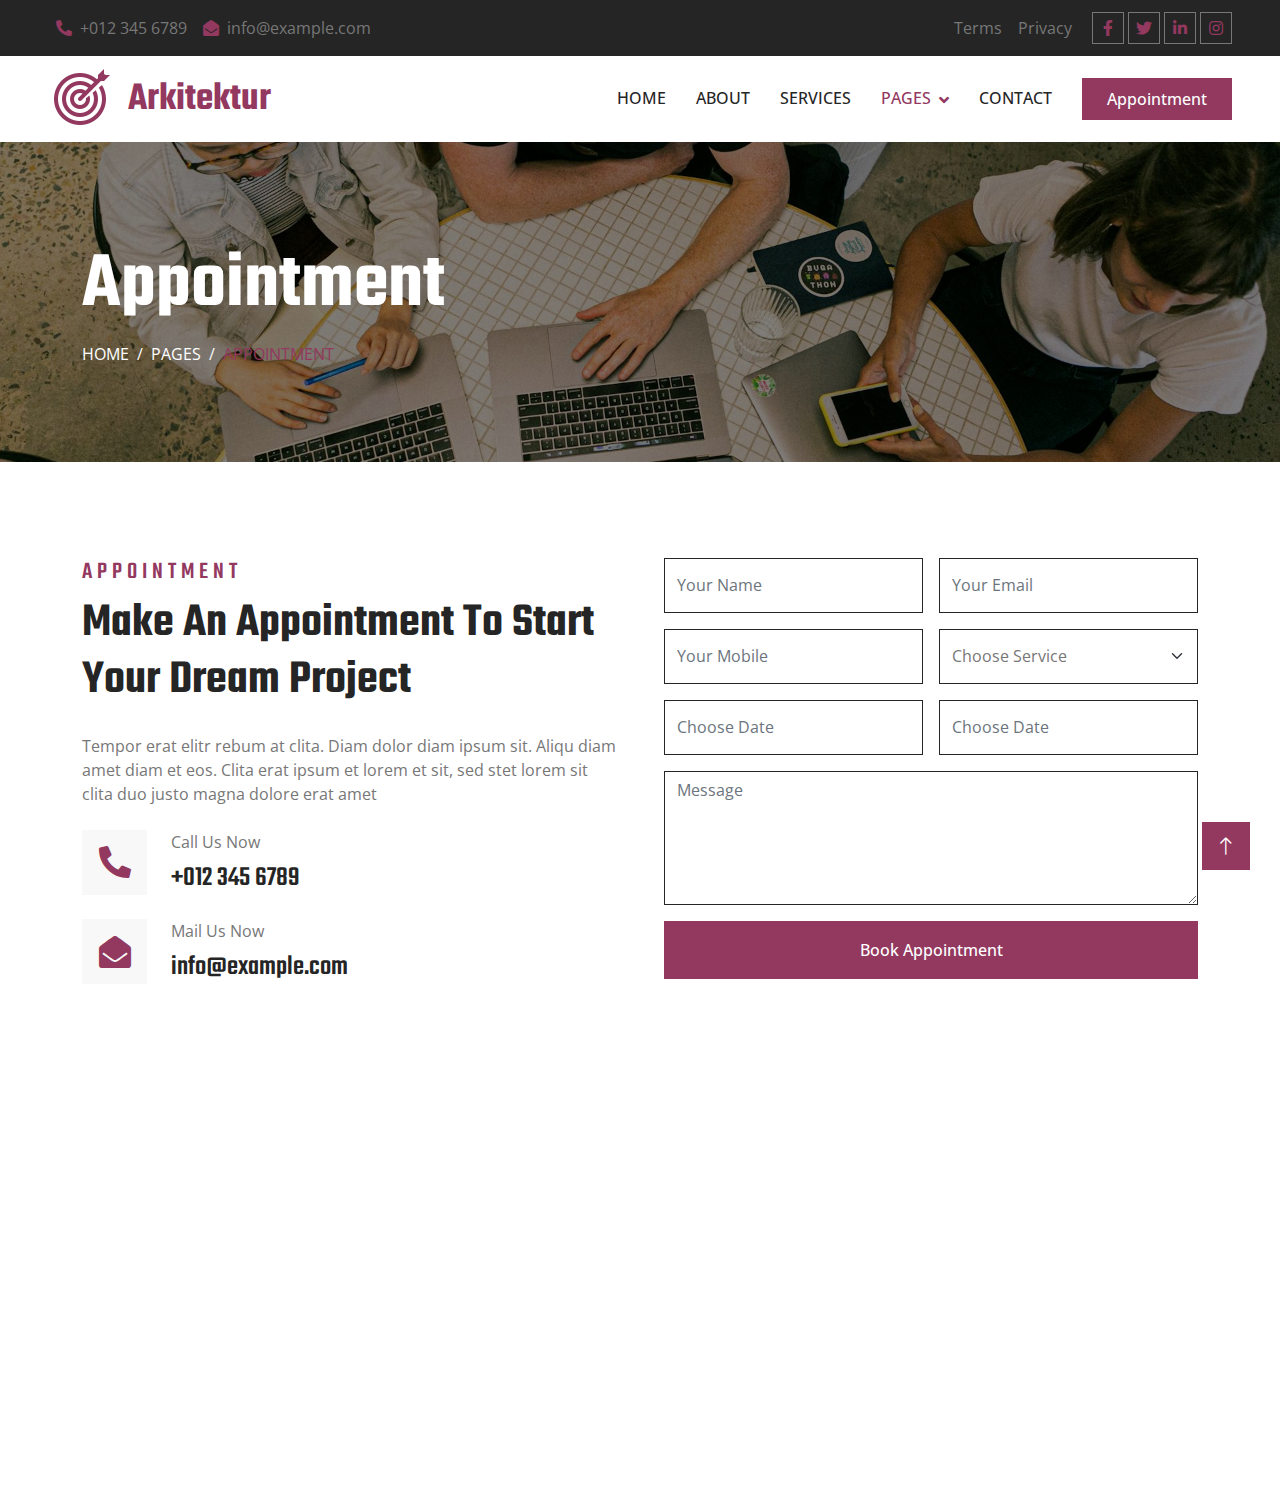
<file: appointment.html>
<!DOCTYPE html>
<html lang="en">
    <head>
        <meta charset="utf-8" />
        <title>Arkitektur - Architecture HTML Template</title>
        <meta content="width=device-width, initial-scale=1.0" name="viewport" />
        <meta content="" name="keywords" />
        <meta content="" name="description" />

        <!-- Favicon -->
        <link href="img/favicon.ico" rel="icon" />

        <!-- Google Web Fonts -->
        <link rel="preconnect" href="https://fonts.googleapis.com" />
        <link rel="preconnect" href="https://fonts.gstatic.com" crossorigin />
        <link
            href="https://fonts.googleapis.com/css2?family=Open+Sans:wght@400;500;600&family=Teko:wght@400;500;600&display=swap"
            rel="stylesheet"
        />

        <!-- Icon Font Stylesheet -->
        <link
            href="https://cdnjs.cloudflare.com/ajax/libs/font-awesome/5.10.0/css/all.min.css"
            rel="stylesheet"
        />
        <link
            href="https://cdn.jsdelivr.net/npm/bootstrap-icons@1.4.1/font/bootstrap-icons.css"
            rel="stylesheet"
        />

        <!-- Libraries Stylesheet -->
        <link href="lib/animate/animate.min.css" rel="stylesheet" />
        <link
            href="lib/owlcarousel/assets/owl.carousel.min.css"
            rel="stylesheet"
        />
        <link
            href="lib/tempusdominus/css/tempusdominus-bootstrap-4.min.css"
            rel="stylesheet"
        />

        <!-- Customized Bootstrap Stylesheet -->
        <link href="css/bootstrap.min.css" rel="stylesheet" />

        <!-- Template Stylesheet -->
        <link href="css/style.css" rel="stylesheet" />
    </head>

    <body>
        <!-- Spinner Start -->
        <div
            id="spinner"
            class="show bg-white position-fixed translate-middle w-100 vh-100 top-50 start-50 d-flex align-items-center justify-content-center"
        >
            <div
                class="spinner-border position-relative text-primary"
                style="width: 6rem; height: 6rem"
                role="status"
            ></div>
            <img
                class="position-absolute top-50 start-50 translate-middle"
                src="img/icons/icon-1.png"
                alt="Icon"
            />
        </div>
        <!-- Spinner End -->

        <!-- Topbar Start -->
        <div
            class="container-fluid bg-dark p-0 wow fadeIn"
            data-wow-delay="0.1s"
        >
            <div class="row gx-0 d-none d-lg-flex">
                <div class="col-lg-7 px-5 text-start">
                    <div
                        class="h-100 d-inline-flex align-items-center py-3 me-3"
                    >
                        <a class="text-body px-2" href="tel:+0123456789"
                            ><i class="fa fa-phone-alt text-primary me-2"></i
                            >+012 345 6789</a
                        >
                        <a class="text-body px-2" href="mailto:info@example.com"
                            ><i
                                class="fa fa-envelope-open text-primary me-2"
                            ></i
                            >info@example.com</a
                        >
                    </div>
                </div>
                <div class="col-lg-5 px-5 text-end">
                    <div
                        class="h-100 d-inline-flex align-items-center py-3 me-2"
                    >
                        <a class="text-body px-2" href="">Terms</a>
                        <a class="text-body px-2" href="">Privacy</a>
                    </div>
                    <div class="h-100 d-inline-flex align-items-center">
                        <a
                            class="btn btn-sm-square btn-outline-body me-1"
                            href=""
                            ><i class="fab fa-facebook-f"></i
                        ></a>
                        <a
                            class="btn btn-sm-square btn-outline-body me-1"
                            href=""
                            ><i class="fab fa-twitter"></i
                        ></a>
                        <a
                            class="btn btn-sm-square btn-outline-body me-1"
                            href=""
                            ><i class="fab fa-linkedin-in"></i
                        ></a>
                        <a
                            class="btn btn-sm-square btn-outline-body me-0"
                            href=""
                            ><i class="fab fa-instagram"></i
                        ></a>
                    </div>
                </div>
            </div>
        </div>
        <!-- Topbar End -->

        <!-- Navbar Start -->
        <nav
            class="navbar navbar-expand-lg bg-white navbar-light sticky-top py-lg-0 px-lg-5 wow fadeIn"
            data-wow-delay="0.1s"
        >
            <a href="index.html" class="navbar-brand ms-4 ms-lg-0">
                <h1 class="text-primary m-0">
                    <img
                        class="me-3"
                        src="img/icons/icon-1.png"
                        alt="Icon"
                    />Arkitektur
                </h1>
            </a>
            <button
                type="button"
                class="navbar-toggler me-4"
                data-bs-toggle="collapse"
                data-bs-target="#navbarCollapse"
            >
                <span class="navbar-toggler-icon"></span>
            </button>
            <div class="collapse navbar-collapse" id="navbarCollapse">
                <div class="navbar-nav ms-auto p-4 p-lg-0">
                    <a href="index.html" class="nav-item nav-link">Home</a>
                    <a href="about.html" class="nav-item nav-link">About</a>
                    <a href="service.html" class="nav-item nav-link"
                        >Services</a
                    >
                    <div class="nav-item dropdown">
                        <a
                            href="#"
                            class="nav-link dropdown-toggle active"
                            data-bs-toggle="dropdown"
                            >Pages</a
                        >
                        <div class="dropdown-menu border-0 m-0">
                            <a href="feature.html" class="dropdown-item"
                                >Our Features</a
                            >
                            <a href="project.html" class="dropdown-item"
                                >Our Projects</a
                            >
                            <a href="team.html" class="dropdown-item"
                                >Team Members</a
                            >
                            <a
                                href="appointment.html"
                                class="dropdown-item active"
                                >Appointment</a
                            >
                            <a href="testimonial.html" class="dropdown-item"
                                >Testimonial</a
                            >
                            <a href="404.html" class="dropdown-item"
                                >404 Page</a
                            >
                        </div>
                    </div>
                    <a href="contact.html" class="nav-item nav-link">Contact</a>
                </div>
                <a href="" class="btn btn-primary py-2 px-4 d-none d-lg-block"
                    >Appointment</a
                >
            </div>
        </nav>
        <!-- Navbar End -->

        <!-- Page Header Start -->
        <div
            class="container-fluid page-header py-5 mb-5 wow fadeIn"
            data-wow-delay="0.1s"
        >
            <div class="container py-5">
                <h1 class="display-1 text-white animated slideInDown">
                    Appointment
                </h1>
                <nav aria-label="breadcrumb animated slideInDown">
                    <ol class="breadcrumb text-uppercase mb-0">
                        <li class="breadcrumb-item">
                            <a class="text-white" href="index.html">Home</a>
                        </li>
                        <li class="breadcrumb-item">
                            <a class="text-white" href="#">Pages</a>
                        </li>
                        <li
                            class="breadcrumb-item text-primary active"
                            aria-current="page"
                        >
                            Appointment
                        </li>
                    </ol>
                </nav>
            </div>
        </div>
        <!-- Page Header End -->

        <!-- Appointment Start -->
        <div class="container-xxl py-5">
            <div class="container">
                <div class="row g-5">
                    <div class="col-lg-6 wow fadeInUp" data-wow-delay="0.1s">
                        <h4 class="section-title">Appointment</h4>
                        <h1 class="display-5 mb-4">
                            Make An Appointment To Start Your Dream Project
                        </h1>
                        <p class="mb-4">
                            Tempor erat elitr rebum at clita. Diam dolor diam
                            ipsum sit. Aliqu diam amet diam et eos. Clita erat
                            ipsum et lorem et sit, sed stet lorem sit clita duo
                            justo magna dolore erat amet
                        </p>
                        <div class="row g-4">
                            <div class="col-12">
                                <div class="d-flex">
                                    <div
                                        class="d-flex flex-shrink-0 align-items-center justify-content-center bg-light"
                                        style="width: 65px; height: 65px"
                                    >
                                        <i
                                            class="fa fa-2x fa-phone-alt text-primary"
                                        ></i>
                                    </div>
                                    <div class="ms-4">
                                        <p class="mb-2">Call Us Now</p>
                                        <h3 class="mb-0">+012 345 6789</h3>
                                    </div>
                                </div>
                            </div>
                            <div class="col-12">
                                <div class="d-flex">
                                    <div
                                        class="d-flex flex-shrink-0 align-items-center justify-content-center bg-light"
                                        style="width: 65px; height: 65px"
                                    >
                                        <i
                                            class="fa fa-2x fa-envelope-open text-primary"
                                        ></i>
                                    </div>
                                    <div class="ms-4">
                                        <p class="mb-2">Mail Us Now</p>
                                        <h3 class="mb-0">info@example.com</h3>
                                    </div>
                                </div>
                            </div>
                        </div>
                    </div>
                    <div class="col-lg-6 wow fadeInUp" data-wow-delay="0.5s">
                        <div class="row g-3">
                            <div class="col-12 col-sm-6">
                                <input
                                    type="text"
                                    class="form-control"
                                    placeholder="Your Name"
                                    style="height: 55px"
                                />
                            </div>
                            <div class="col-12 col-sm-6">
                                <input
                                    type="email"
                                    class="form-control"
                                    placeholder="Your Email"
                                    style="height: 55px"
                                />
                            </div>
                            <div class="col-12 col-sm-6">
                                <input
                                    type="text"
                                    class="form-control"
                                    placeholder="Your Mobile"
                                    style="height: 55px"
                                />
                            </div>
                            <div class="col-12 col-sm-6">
                                <select
                                    class="form-select"
                                    style="height: 55px"
                                >
                                    <option selected>Choose Service</option>
                                    <option value="1">Service 1</option>
                                    <option value="2">Service 2</option>
                                    <option value="3">Service 3</option>
                                </select>
                            </div>
                            <div class="col-12 col-sm-6">
                                <div
                                    class="date"
                                    id="date"
                                    data-target-input="nearest"
                                >
                                    <input
                                        type="text"
                                        class="form-control datetimepicker-input"
                                        placeholder="Choose Date"
                                        data-target="#date"
                                        data-toggle="datetimepicker"
                                        style="height: 55px"
                                    />
                                </div>
                            </div>
                            <div class="col-12 col-sm-6">
                                <div
                                    class="time"
                                    id="time"
                                    data-target-input="nearest"
                                >
                                    <input
                                        type="text"
                                        class="form-control datetimepicker-input"
                                        placeholder="Choose Date"
                                        data-target="#time"
                                        data-toggle="datetimepicker"
                                        style="height: 55px"
                                    />
                                </div>
                            </div>
                            <div class="col-12">
                                <textarea
                                    class="form-control"
                                    rows="5"
                                    placeholder="Message"
                                ></textarea>
                            </div>
                            <div class="col-12">
                                <button
                                    class="btn btn-primary w-100 py-3"
                                    type="submit"
                                >
                                    Book Appointment
                                </button>
                            </div>
                        </div>
                    </div>
                </div>
            </div>
        </div>
        <!-- Appointment End -->

        <!-- Footer Start -->
        <div
            class="container-fluid bg-dark text-body footer mt-5 pt-5 px-0 wow fadeIn"
            data-wow-delay="0.1s"
        >
            <div class="container py-5">
                <div class="row g-5">
                    <div class="col-lg-3 col-md-6">
                        <h3 class="text-light mb-4">Address</h3>
                        <p class="mb-2">
                            <i
                                class="fa fa-map-marker-alt text-primary me-3"
                            ></i
                            >123 Street, New York, USA
                        </p>
                        <p class="mb-2">
                            <i class="fa fa-phone-alt text-primary me-3"></i
                            >+012 345 67890
                        </p>
                        <p class="mb-2">
                            <i class="fa fa-envelope text-primary me-3"></i
                            >info@example.com
                        </p>
                        <div class="d-flex pt-2">
                            <a
                                class="btn btn-square btn-outline-body me-1"
                                href=""
                                ><i class="fab fa-twitter"></i
                            ></a>
                            <a
                                class="btn btn-square btn-outline-body me-1"
                                href=""
                                ><i class="fab fa-facebook-f"></i
                            ></a>
                            <a
                                class="btn btn-square btn-outline-body me-1"
                                href=""
                                ><i class="fab fa-youtube"></i
                            ></a>
                            <a
                                class="btn btn-square btn-outline-body me-0"
                                href=""
                                ><i class="fab fa-linkedin-in"></i
                            ></a>
                        </div>
                    </div>
                    <div class="col-lg-3 col-md-6">
                        <h3 class="text-light mb-4">Services</h3>
                        <a class="btn btn-link" href="">Architecture</a>
                        <a class="btn btn-link" href="">3D Animation</a>
                        <a class="btn btn-link" href="">House Planning</a>
                        <a class="btn btn-link" href="">Interior Design</a>
                        <a class="btn btn-link" href="">Construction</a>
                    </div>
                    <div class="col-lg-3 col-md-6">
                        <h3 class="text-light mb-4">Quick Links</h3>
                        <a class="btn btn-link" href="">About Us</a>
                        <a class="btn btn-link" href="">Contact Us</a>
                        <a class="btn btn-link" href="">Our Services</a>
                        <a class="btn btn-link" href="">Terms & Condition</a>
                        <a class="btn btn-link" href="">Support</a>
                    </div>
                    <div class="col-lg-3 col-md-6">
                        <h3 class="text-light mb-4">Newsletter</h3>
                        <p>
                            Dolor amet sit justo amet elitr clita ipsum elitr
                            est.
                        </p>
                        <div
                            class="position-relative mx-auto"
                            style="max-width: 400px"
                        >
                            <input
                                class="form-control bg-transparent w-100 py-3 ps-4 pe-5"
                                type="text"
                                placeholder="Your email"
                            />
                            <button
                                type="button"
                                class="btn btn-primary py-2 position-absolute top-0 end-0 mt-2 me-2"
                            >
                                SignUp
                            </button>
                        </div>
                    </div>
                </div>
            </div>
            <div class="container-fluid copyright">
                <div class="container">
                    <div class="row">
                        <div
                            class="col-md-6 text-center text-md-start mb-3 mb-md-0"
                        >
                            &copy; <a href="#">Your Site Name</a>, All Right
                            Reserved.
                        </div>
                        <div class="col-md-6 text-center text-md-end">
                            <!--/*** This template is free as long as you keep the footer author’s credit link/attribution link/backlink. If you'd like to use the template without the footer author’s credit link/attribution link/backlink, you can purchase the Credit Removal License from "https://htmlcodex.com/credit-removal". Thank you for your support. ***/-->
                            Designed By
                            <a href="https://htmlcodex.com">HTML Codex</a>
                        </div>
                    </div>
                </div>
            </div>
        </div>
        <!-- Footer End -->

        <!-- Back to Top -->
        <a href="#" class="btn btn-lg btn-primary btn-lg-square back-to-top"
            ><i class="bi bi-arrow-up"></i
        ></a>

        <!-- JavaScript Libraries -->
        <script src="https://code.jquery.com/jquery-3.4.1.min.js"></script>
        <script src="https://cdn.jsdelivr.net/npm/bootstrap@5.0.0/dist/js/bootstrap.bundle.min.js"></script>
        <script src="lib/wow/wow.min.js"></script>
        <script src="lib/easing/easing.min.js"></script>
        <script src="lib/waypoints/waypoints.min.js"></script>
        <script src="lib/counterup/counterup.min.js"></script>
        <script src="lib/owlcarousel/owl.carousel.min.js"></script>
        <script src="lib/tempusdominus/js/moment.min.js"></script>
        <script src="lib/tempusdominus/js/moment-timezone.min.js"></script>
        <script src="lib/tempusdominus/js/tempusdominus-bootstrap-4.min.js"></script>

        <!-- Template Javascript -->
        <script src="js/main.js"></script>
    </body>
</html>
</file>
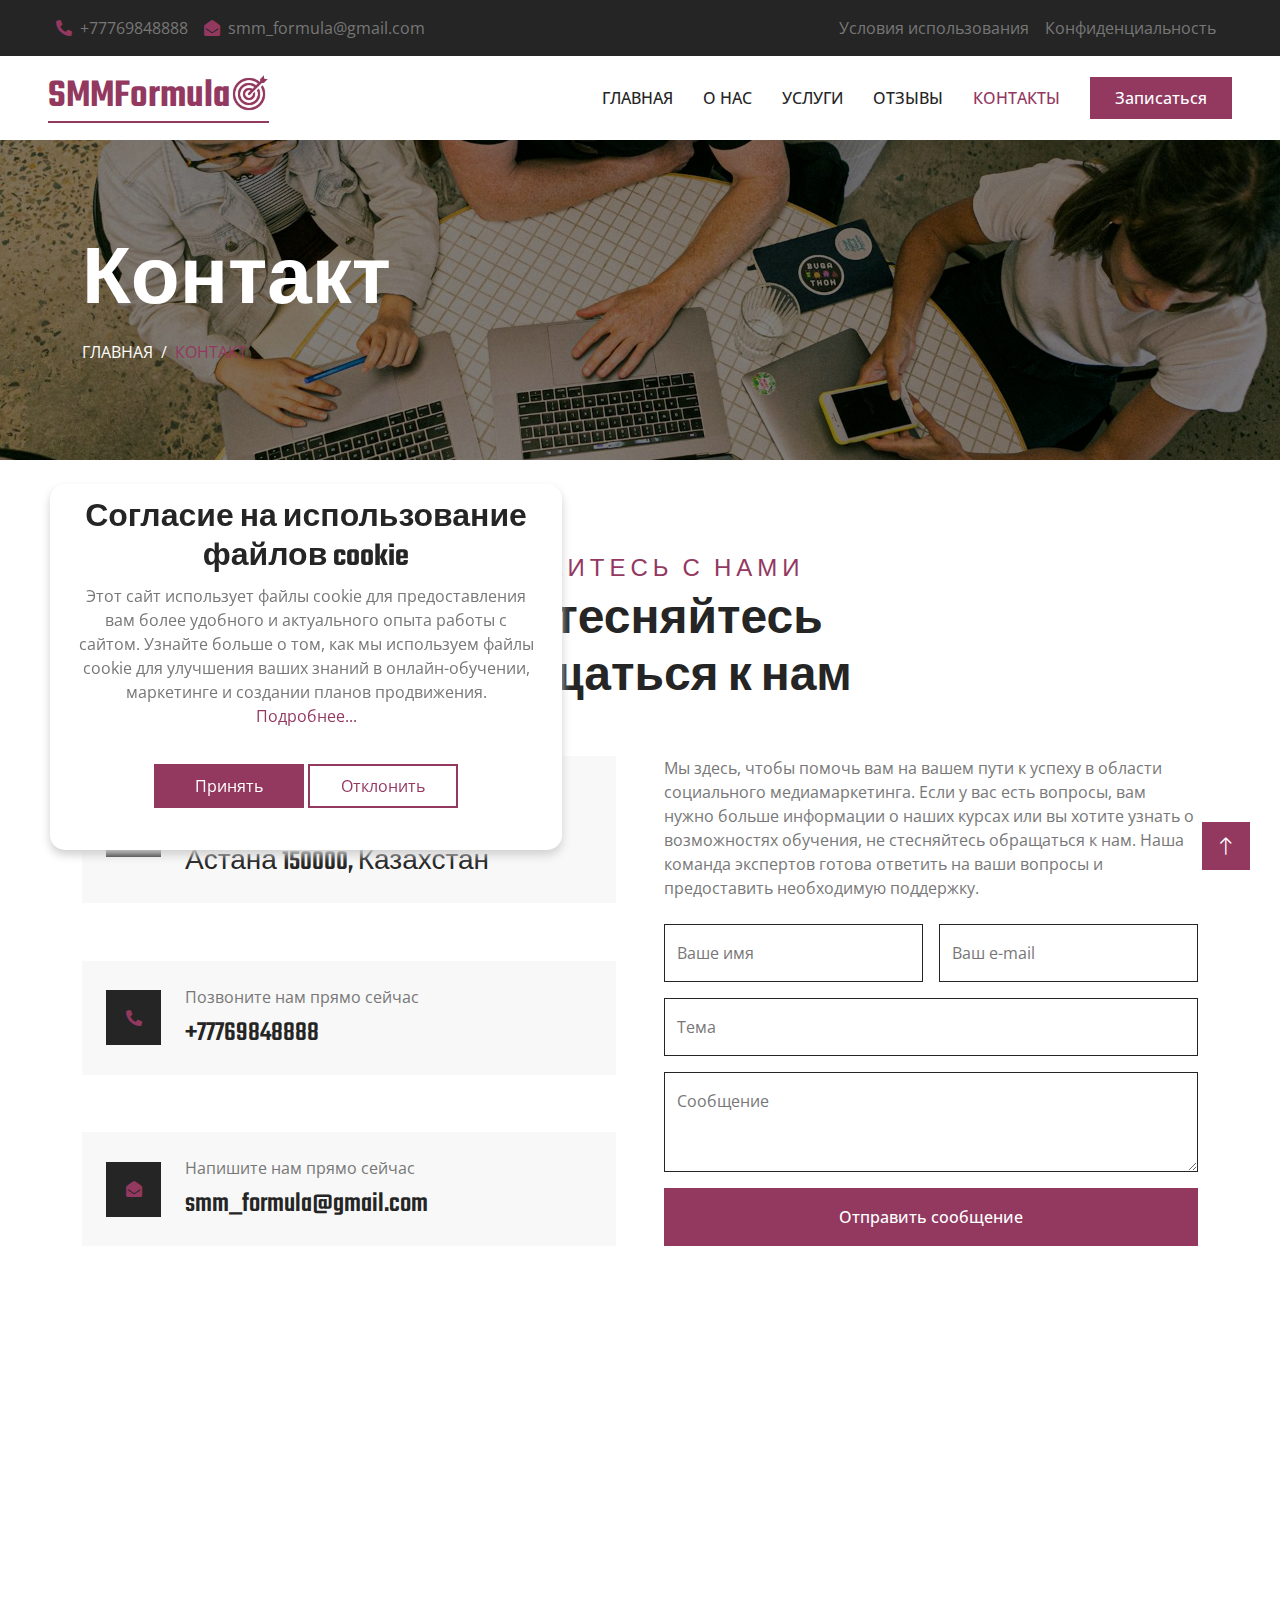
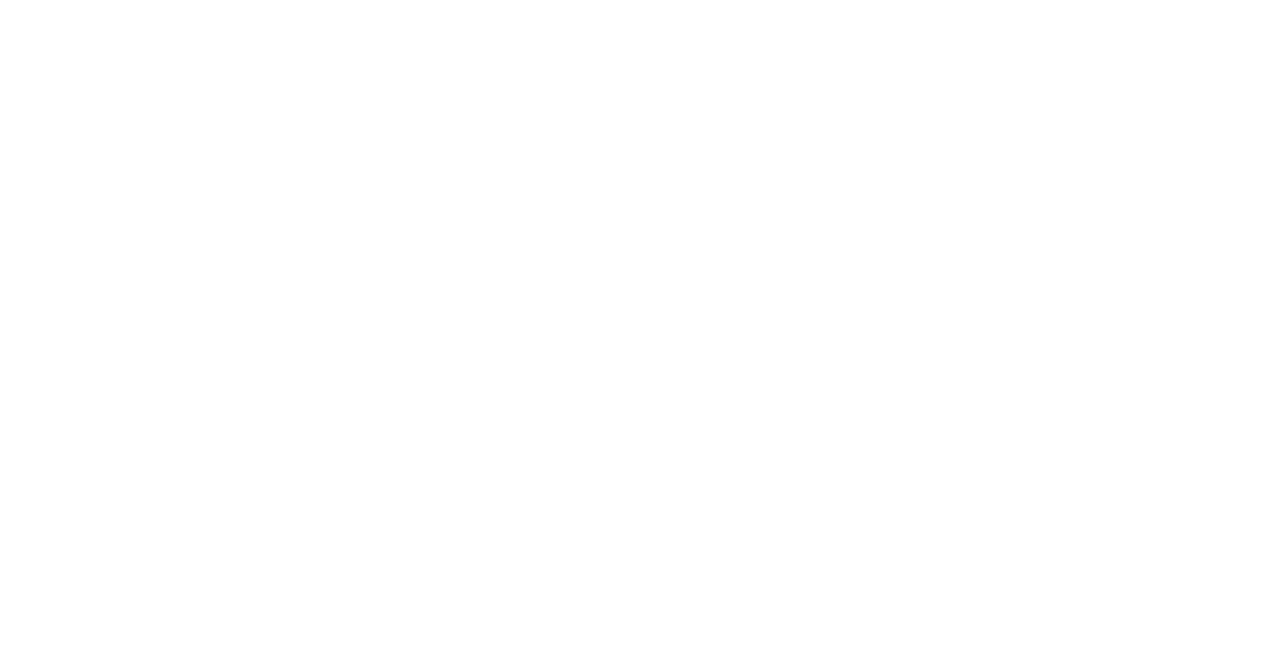
<file: contact.html>
<!DOCTYPE html>
<html lang="en">
    <head>
        <meta charset="utf-8" />
        <title>SMMFormula</title>
        <meta content="width=device-width, initial-scale=1.0" name="viewport" />
        <meta content="" name="keywords" />
        <meta content="" name="description" />

        <!-- Favicon -->
        <link href="img/favicon.ico" rel="icon" />

        <!-- Google Web Fonts -->
        <link rel="preconnect" href="https://fonts.googleapis.com" />
        <link rel="preconnect" href="https://fonts.gstatic.com" crossorigin />
        <link
            href="https://fonts.googleapis.com/css2?family=Open+Sans:wght@400;500;600&family=Teko:wght@400;500;600&display=swap"
            rel="stylesheet"
        />

        <!-- Icon Font Stylesheet -->
        <link
            href="https://cdnjs.cloudflare.com/ajax/libs/font-awesome/5.10.0/css/all.min.css"
            rel="stylesheet"
        />
        <link
            href="https://cdn.jsdelivr.net/npm/bootstrap-icons@1.4.1/font/bootstrap-icons.css"
            rel="stylesheet"
        />

        <!-- Libraries Stylesheet -->
        <link href="lib/animate/animate.min.css" rel="stylesheet" />
        <link
            href="lib/owlcarousel/assets/owl.carousel.min.css"
            rel="stylesheet"
        />
        <link
            href="lib/tempusdominus/css/tempusdominus-bootstrap-4.min.css"
            rel="stylesheet"
        />

        <!-- Customized Bootstrap Stylesheet -->
        <link href="css/bootstrap.min.css" rel="stylesheet" />

        <!-- Template Stylesheet -->
        <link href="css/style.css" rel="stylesheet" />
    </head>

    <body>
        <!-- Spinner Start -->
        <div
            id="spinner"
            class="show bg-white position-fixed translate-middle w-100 vh-100 top-50 start-50 d-flex align-items-center justify-content-center"
        >
            <div
                class="spinner-border position-relative text-primary"
                style="width: 6rem; height: 6rem"
                role="status"
            ></div>
            <img
                class="position-absolute top-50 start-50 translate-middle"
                src="img/icons/icon-1.png"
                alt="Icon"
            />
        </div>
        <!-- Spinner End -->

        <!-- Topbar Start -->
        <div
            class="container-fluid bg-dark p-0 wow fadeIn"
            data-wow-delay="0.1s"
        >
            <div class="row gx-0 d-none d-lg-flex">
                <div class="col-lg-7 px-5 text-start">
                    <div
                        class="h-100 d-inline-flex align-items-center py-3 me-3"
                    >
                        <a class="text-body px-2" href="tel:+0123456789"
                            ><i class="fa fa-phone-alt text-primary me-2"></i
                            >+77769848888</a
                        >
                        <a
                            class="text-body px-2"
                            href="mailto:smm_formula@gmail.com"
                            ><i
                                class="fa fa-envelope-open text-primary me-2"
                            ></i
                            >smm_formula@gmail.com</a
                        >
                    </div>
                </div>
                <div class="col-lg-5 px-5 text-end">
                    <div
                        class="h-100 d-inline-flex align-items-center py-3 me-2"
                    >
                        <a class="text-body px-2" href="terms-of-use.html"
                            >Условия использования</a
                        >
                        <a class="text-body px-2" href="privacy-policy.html"
                            >Конфиденциальность</a
                        >
                    </div>
                </div>
            </div>
        </div>
        <!-- Topbar End -->

        <!-- Navbar Start -->
        <nav
            class="navbar navbar-expand-lg bg-white navbar-light sticky-top py-lg-0 px-lg-5 wow fadeIn"
            data-wow-delay="0.1s"
        >
            <a href="index.html" class="navbar-brand ms-4 ms-lg-0">
                <h1
                    class="text-primary m-0"
                    style="border-bottom: 2px solid #93385fff"
                >
                    SMMFormula
                    <img
                        style="
                            width: 40px;
                            height: 40px;
                            margin-left: -8px;
                            margin-bottom: 5px;
                        "
                        src="img/logo.png"
                        alt=""
                    />
                </h1>
            </a>
            <button
                type="button"
                class="navbar-toggler me-4"
                data-bs-toggle="collapse"
                data-bs-target="#navbarCollapse"
            >
                <span class="navbar-toggler-icon"></span>
            </button>
            <div class="collapse navbar-collapse" id="navbarCollapse">
                <div class="navbar-nav ms-auto p-4 p-lg-0">
                    <a href="index.html" class="nav-item nav-link">Главная</a>
                    <a href="about.html" class="nav-item nav-link">О нас</a>
                    <a href="service.html" class="nav-item nav-link">Услуги</a>
                    <a href="testimonial.html" class="nav-item nav-link"
                        >Отзывы</a
                    >
                    <a href="contact.html" class="nav-item nav-link active"
                        >Контакты</a
                    >
                </div>
                <a
                    href="index.html#appointment"
                    class="btn btn-primary py-2 px-4 d-none d-lg-block"
                    >Записаться</a
                >
            </div>
        </nav>
        <!-- Navbar End -->

        <!-- Page Header Start -->
        <div
            class="container-fluid page-header py-5 mb-5 wow fadeIn"
            data-wow-delay="0.1s"
        >
            <div class="container py-5">
                <h1 class="display-1 text-white animated slideInDown">
                    Контакт
                </h1>
                <nav aria-label="breadcrumb animated slideInDown">
                    <ol class="breadcrumb text-uppercase mb-0">
                        <li class="breadcrumb-item">
                            <a class="text-white" href="index.html">Главная</a>
                        </li>
                        <li
                            class="breadcrumb-item text-primary active"
                            aria-current="page"
                        >
                            Контакт
                        </li>
                    </ol>
                </nav>
            </div>
        </div>
        <!-- Page Header End -->

        <!-- Contact Start -->
        <div class="container-xxl py-5">
            <div class="container">
                <div
                    class="text-center mx-auto mb-5 wow fadeInUp"
                    data-wow-delay="0.1s"
                    style="max-width: 600px"
                >
                    <h4 class="section-title">Свяжитесь с нами</h4>
                    <h1 class="display-5 mb-4">
                        Не стесняйтесь обращаться к нам
                    </h1>
                </div>
                <div class="row g-5">
                    <div class="col-lg-6 wow fadeInUp" data-wow-delay="0.1s">
                        <div
                            class="d-flex flex-column justify-content-between h-100"
                        >
                            <div
                                class="bg-light d-flex align-items-center w-100 p-4 mb-4"
                            >
                                <div
                                    class="d-flex flex-shrink-0 align-items-center justify-content-center bg-dark"
                                    style="width: 55px; height: 55px"
                                >
                                    <i
                                        class="fa fa-map-marker-alt text-primary"
                                    ></i>
                                </div>
                                <div class="ms-4">
                                    <p class="mb-2">Адрес</p>
                                    <h3 class="mb-0">
                                        просп. Мангилик Ел, С4/6, Астана 150000,
                                        Казахстан
                                    </h3>
                                </div>
                            </div>
                            <div
                                class="bg-light d-flex align-items-center w-100 p-4 mb-4"
                            >
                                <div
                                    class="d-flex flex-shrink-0 align-items-center justify-content-center bg-dark"
                                    style="width: 55px; height: 55px"
                                >
                                    <i class="fa fa-phone-alt text-primary"></i>
                                </div>
                                <div class="ms-4">
                                    <p class="mb-2">
                                        Позвоните нам прямо сейчас
                                    </p>
                                    <h3 class="mb-0">+77769848888</h3>
                                </div>
                            </div>
                            <div
                                class="bg-light d-flex align-items-center w-100 p-4"
                            >
                                <div
                                    class="d-flex flex-shrink-0 align-items-center justify-content-center bg-dark"
                                    style="width: 55px; height: 55px"
                                >
                                    <i
                                        class="fa fa-envelope-open text-primary"
                                    ></i>
                                </div>
                                <div class="ms-4">
                                    <p class="mb-2">
                                        Напишите нам прямо сейчас
                                    </p>
                                    <h3 class="mb-0">smm_formula@gmail.com</h3>
                                </div>
                            </div>
                        </div>
                    </div>
                    <div class="col-lg-6 wow fadeInUp" data-wow-delay="0.5s">
                        <p class="mb-4">
                            Мы здесь, чтобы помочь вам на вашем пути к успеху в
                            области социального медиамаркетинга. Если у вас есть
                            вопросы, вам нужно больше информации о наших курсах
                            или вы хотите узнать о возможностях обучения, не
                            стесняйтесь обращаться к нам. Наша команда экспертов
                            готова ответить на ваши вопросы и предоставить
                            необходимую поддержку.
                        </p>
                        <form>
                            <div class="row g-3">
                                <div class="col-md-6">
                                    <div class="form-floating">
                                        <input
                                            type="text"
                                            class="form-control"
                                            id="name"
                                            placeholder="Ваше имя"
                                        />
                                        <label for="name">Ваше имя</label>
                                    </div>
                                </div>
                                <div class="col-md-6">
                                    <div class="form-floating">
                                        <input
                                            type="email"
                                            class="form-control"
                                            id="email"
                                            placeholder="Ваш e-mail"
                                        />
                                        <label for="email">Ваш e-mail</label>
                                        <div
                                            id="result"
                                            style="color: red; font-size: 12px"
                                        ></div>
                                    </div>
                                </div>
                                <div class="col-12">
                                    <div class="form-floating">
                                        <input
                                            type="text"
                                            class="form-control"
                                            id="subject"
                                            placeholder="Тема"
                                        />
                                        <label for="subject">Тема</label>
                                    </div>
                                </div>
                                <div class="col-12">
                                    <div class="form-floating">
                                        <textarea
                                            class="form-control"
                                            placeholder="Оставьте сообщение"
                                            id="message"
                                            style="height: 100px"
                                        ></textarea>
                                        <label for="message">Сообщение</label>
                                    </div>
                                </div>
                                <div class="col-12">
                                    <button
                                        class="btn btn-primary w-100 py-3"
                                        type="submit"
                                        id="submit"
                                        onclick="sendForm()"
                                    >
                                        Отправить сообщение
                                    </button>
                                </div>
                            </div>
                        </form>
                    </div>
                </div>
            </div>
        </div>
        <!-- Contact End -->

        <!-- Google Map Start -->
        <div class="container-xxl pt-5 px-0 wow fadeIn" data-wow-delay="0.1s">
            <iframe
                src="https://www.google.com/maps/embed?pb=!1m18!1m12!1m3!1d5012.328998875703!2d71.40349899357909!3d51.08697160000003!2m3!1f0!2f0!3f0!3m2!1i1024!2i768!4f13.1!3m3!1m2!1s0x42458504e0c0ef1b%3A0xa4fc39ad9a3e2c54!2s%22SMM.MAKE%22!5e0!3m2!1suk!2sua!4v1733652641350!5m2!1suk!2sua"
                class="w-100 mb-n2"
                style="height: 450px"
                frameborder="0"
                allowfullscreen=""
                aria-hidden="false"
                tabindex="0"
            ></iframe>
        </div>
        <!-- Google Map End -->

        <!-- Footer Start -->
        <div
            class="container-fluid bg-dark text-body footer mt-5 pt-5 px-0 wow fadeIn"
            data-wow-delay="0.1s"
        >
            <div class="container py-5">
                <div class="row g-5">
                    <div class="col-lg-4 col-md-6">
                        <h3 class="text-light mb-4">Наша платформа</h3>
                        <p>
                            Наша платформа сосредоточена на предоставлении
                            качественных образовательных курсов в области
                            SMM-продвижения. С нашей экспертной командой,
                            имеющей богатый опыт в цифровом маркетинге, мы
                            поможем вам развить практические навыки и знания,
                            необходимые для успеха в мире социальных медиа.
                        </p>
                    </div>
                    <div class="col-lg-4 col-md-6">
                        <h3 class="text-light mb-4">Адрес</h3>
                        <p class="mb-2">
                            <i
                                class="fa fa-map-marker-alt text-primary me-3"
                            ></i
                            >просп. Мангилик Ел, С4/6, Астана 150000, Казахстан
                        </p>
                        <p class="mb-2">
                            <i class="fa fa-phone-alt text-primary me-3"></i
                            >+77769848888
                        </p>
                        <p class="mb-2">
                            <i class="fa fa-envelope text-primary me-3"></i>
                            smm_formula@gmail.com
                        </p>
                    </div>
                    <div class="col-lg-4 col-md-6">
                        <h3 class="text-light mb-4">Быстрые ссылки</h3>
                        <a class="btn btn-link" href="about.html">О нас</a>
                        <a class="btn btn-link" href="contact.html"
                            >Связаться с нами</a
                        >
                        <a class="btn btn-link" href="service.html"
                            >Наши услуги</a
                        >
                        <a class="btn btn-link" href="terms-of-use.html"
                            >Условия</a
                        >
                        <a class="btn btn-link" href="privacy-policy.html"
                            >Наша Политика</a
                        >
                    </div>
                </div>
            </div>
        </div>
        <!-- Footer End -->

        <!-- Back to Top -->
        <a href="#" class="btn btn-lg btn-primary btn-lg-square back-to-top"
            ><i class="bi bi-arrow-up"></i
        ></a>

        <!-- Cookie banner -->
        <div class="cookie-wrapper show">
            <div>
                <i class="bx bx-cookie"></i>
                <h2 style="text-align: center">
                    Согласие на использование файлов cookie
                </h2>
            </div>

            <div class="data">
                <p>
                    Этот сайт использует файлы cookie для предоставления вам
                    более удобного и актуального опыта работы с сайтом. Узнайте
                    больше о том, как мы используем файлы cookie для улучшения
                    ваших знаний в онлайн-обучении, маркетинге и создании планов
                    продвижения.
                    <a href="#">Подробнее...</a>
                </p>
            </div>

            <div class="buttons">
                <button class="cookie-button" id="acceptBtn">Принять</button>
                <button class="cookie-button" id="declineBtn">Отклонить</button>
            </div>
        </div>
        <!-- End Cookie banner -->

        <!-- JavaScript Libraries -->
        <script src="https://code.jquery.com/jquery-3.4.1.min.js"></script>
        <script src="https://cdn.jsdelivr.net/npm/bootstrap@5.0.0/dist/js/bootstrap.bundle.min.js"></script>
        <script src="lib/wow/wow.min.js"></script>
        <script src="lib/easing/easing.min.js"></script>
        <script src="lib/waypoints/waypoints.min.js"></script>
        <script src="lib/counterup/counterup.min.js"></script>
        <script src="lib/owlcarousel/owl.carousel.min.js"></script>
        <script src="lib/tempusdominus/js/moment.min.js"></script>
        <script src="lib/tempusdominus/js/moment-timezone.min.js"></script>
        <script src="lib/tempusdominus/js/tempusdominus-bootstrap-4.min.js"></script>

        <!-- Template Javascript -->
        <script src="js/main.js"></script>
        <script src="js/contact-form.js"></script>
        <script src="js/cookiebanner.js"></script>
    </body>
</html>
</file>
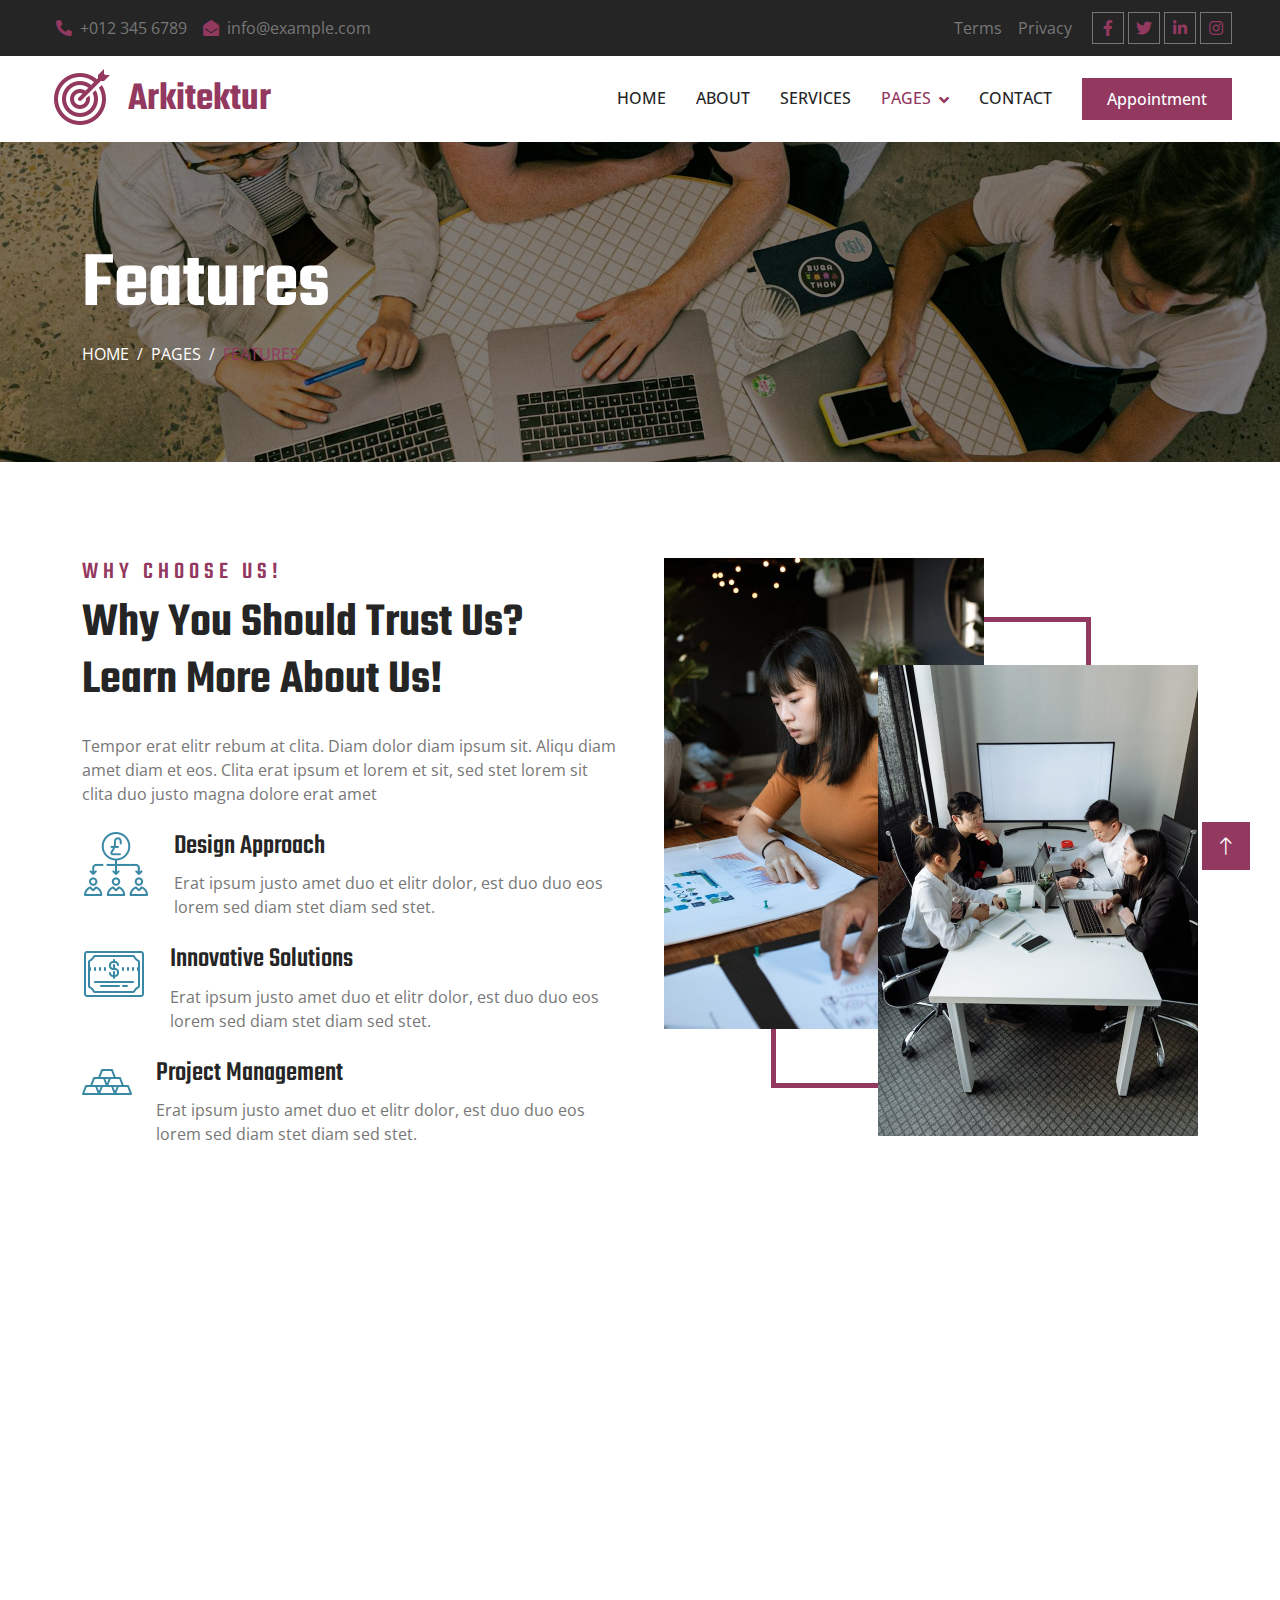
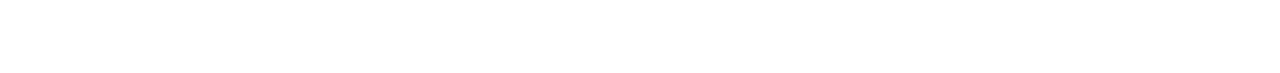
<file: feature.html>
<!DOCTYPE html>
<html lang="en">
    <head>
        <meta charset="utf-8" />
        <title>Arkitektur - Architecture HTML Template</title>
        <meta content="width=device-width, initial-scale=1.0" name="viewport" />
        <meta content="" name="keywords" />
        <meta content="" name="description" />

        <!-- Favicon -->
        <link href="img/favicon.ico" rel="icon" />

        <!-- Google Web Fonts -->
        <link rel="preconnect" href="https://fonts.googleapis.com" />
        <link rel="preconnect" href="https://fonts.gstatic.com" crossorigin />
        <link
            href="https://fonts.googleapis.com/css2?family=Open+Sans:wght@400;500;600&family=Teko:wght@400;500;600&display=swap"
            rel="stylesheet"
        />

        <!-- Icon Font Stylesheet -->
        <link
            href="https://cdnjs.cloudflare.com/ajax/libs/font-awesome/5.10.0/css/all.min.css"
            rel="stylesheet"
        />
        <link
            href="https://cdn.jsdelivr.net/npm/bootstrap-icons@1.4.1/font/bootstrap-icons.css"
            rel="stylesheet"
        />

        <!-- Libraries Stylesheet -->
        <link href="lib/animate/animate.min.css" rel="stylesheet" />
        <link
            href="lib/owlcarousel/assets/owl.carousel.min.css"
            rel="stylesheet"
        />
        <link
            href="lib/tempusdominus/css/tempusdominus-bootstrap-4.min.css"
            rel="stylesheet"
        />

        <!-- Customized Bootstrap Stylesheet -->
        <link href="css/bootstrap.min.css" rel="stylesheet" />

        <!-- Template Stylesheet -->
        <link href="css/style.css" rel="stylesheet" />
    </head>

    <body>
        <!-- Spinner Start -->
        <div
            id="spinner"
            class="show bg-white position-fixed translate-middle w-100 vh-100 top-50 start-50 d-flex align-items-center justify-content-center"
        >
            <div
                class="spinner-border position-relative text-primary"
                style="width: 6rem; height: 6rem"
                role="status"
            ></div>
            <img
                class="position-absolute top-50 start-50 translate-middle"
                src="img/icons/icon-1.png"
                alt="Icon"
            />
        </div>
        <!-- Spinner End -->

        <!-- Topbar Start -->
        <div
            class="container-fluid bg-dark p-0 wow fadeIn"
            data-wow-delay="0.1s"
        >
            <div class="row gx-0 d-none d-lg-flex">
                <div class="col-lg-7 px-5 text-start">
                    <div
                        class="h-100 d-inline-flex align-items-center py-3 me-3"
                    >
                        <a class="text-body px-2" href="tel:+0123456789"
                            ><i class="fa fa-phone-alt text-primary me-2"></i
                            >+012 345 6789</a
                        >
                        <a class="text-body px-2" href="mailto:info@example.com"
                            ><i
                                class="fa fa-envelope-open text-primary me-2"
                            ></i
                            >info@example.com</a
                        >
                    </div>
                </div>
                <div class="col-lg-5 px-5 text-end">
                    <div
                        class="h-100 d-inline-flex align-items-center py-3 me-2"
                    >
                        <a class="text-body px-2" href="">Terms</a>
                        <a class="text-body px-2" href="">Privacy</a>
                    </div>
                    <div class="h-100 d-inline-flex align-items-center">
                        <a
                            class="btn btn-sm-square btn-outline-body me-1"
                            href=""
                            ><i class="fab fa-facebook-f"></i
                        ></a>
                        <a
                            class="btn btn-sm-square btn-outline-body me-1"
                            href=""
                            ><i class="fab fa-twitter"></i
                        ></a>
                        <a
                            class="btn btn-sm-square btn-outline-body me-1"
                            href=""
                            ><i class="fab fa-linkedin-in"></i
                        ></a>
                        <a
                            class="btn btn-sm-square btn-outline-body me-0"
                            href=""
                            ><i class="fab fa-instagram"></i
                        ></a>
                    </div>
                </div>
            </div>
        </div>
        <!-- Topbar End -->

        <!-- Navbar Start -->
        <nav
            class="navbar navbar-expand-lg bg-white navbar-light sticky-top py-lg-0 px-lg-5 wow fadeIn"
            data-wow-delay="0.1s"
        >
            <a href="index.html" class="navbar-brand ms-4 ms-lg-0">
                <h1 class="text-primary m-0">
                    <img
                        class="me-3"
                        src="img/icons/icon-1.png"
                        alt="Icon"
                    />Arkitektur
                </h1>
            </a>
            <button
                type="button"
                class="navbar-toggler me-4"
                data-bs-toggle="collapse"
                data-bs-target="#navbarCollapse"
            >
                <span class="navbar-toggler-icon"></span>
            </button>
            <div class="collapse navbar-collapse" id="navbarCollapse">
                <div class="navbar-nav ms-auto p-4 p-lg-0">
                    <a href="index.html" class="nav-item nav-link">Home</a>
                    <a href="about.html" class="nav-item nav-link">About</a>
                    <a href="service.html" class="nav-item nav-link"
                        >Services</a
                    >
                    <div class="nav-item dropdown">
                        <a
                            href="#"
                            class="nav-link dropdown-toggle active"
                            data-bs-toggle="dropdown"
                            >Pages</a
                        >
                        <div class="dropdown-menu border-0 m-0">
                            <a href="feature.html" class="dropdown-item active"
                                >Our Features</a
                            >
                            <a href="project.html" class="dropdown-item"
                                >Our Projects</a
                            >
                            <a href="team.html" class="dropdown-item"
                                >Team Members</a
                            >
                            <a href="appointment.html" class="dropdown-item"
                                >Appointment</a
                            >
                            <a href="testimonial.html" class="dropdown-item"
                                >Testimonial</a
                            >
                            <a href="404.html" class="dropdown-item"
                                >404 Page</a
                            >
                        </div>
                    </div>
                    <a href="contact.html" class="nav-item nav-link">Contact</a>
                </div>
                <a href="" class="btn btn-primary py-2 px-4 d-none d-lg-block"
                    >Appointment</a
                >
            </div>
        </nav>
        <!-- Navbar End -->

        <!-- Page Header Start -->
        <div
            class="container-fluid page-header py-5 mb-5 wow fadeIn"
            data-wow-delay="0.1s"
        >
            <div class="container py-5">
                <h1 class="display-1 text-white animated slideInDown">
                    Features
                </h1>
                <nav aria-label="breadcrumb animated slideInDown">
                    <ol class="breadcrumb text-uppercase mb-0">
                        <li class="breadcrumb-item">
                            <a class="text-white" href="index.html">Home</a>
                        </li>
                        <li class="breadcrumb-item">
                            <a class="text-white" href="#">Pages</a>
                        </li>
                        <li
                            class="breadcrumb-item text-primary active"
                            aria-current="page"
                        >
                            Features
                        </li>
                    </ol>
                </nav>
            </div>
        </div>
        <!-- Page Header End -->

        <!-- Feature Start -->
        <div class="container-xxl py-5">
            <div class="container">
                <div class="row g-5">
                    <div class="col-lg-6 wow fadeInUp" data-wow-delay="0.1s">
                        <h4 class="section-title">Why Choose Us!</h4>
                        <h1 class="display-5 mb-4">
                            Why You Should Trust Us? Learn More About Us!
                        </h1>
                        <p class="mb-4">
                            Tempor erat elitr rebum at clita. Diam dolor diam
                            ipsum sit. Aliqu diam amet diam et eos. Clita erat
                            ipsum et lorem et sit, sed stet lorem sit clita duo
                            justo magna dolore erat amet
                        </p>
                        <div class="row g-4">
                            <div class="col-12">
                                <div class="d-flex align-items-start">
                                    <img
                                        class="flex-shrink-0"
                                        src="img/icons/icon-2.png"
                                        alt="Icon"
                                    />
                                    <div class="ms-4">
                                        <h3>Design Approach</h3>
                                        <p class="mb-0">
                                            Erat ipsum justo amet duo et elitr
                                            dolor, est duo duo eos lorem sed
                                            diam stet diam sed stet.
                                        </p>
                                    </div>
                                </div>
                            </div>
                            <div class="col-12">
                                <div class="d-flex align-items-start">
                                    <img
                                        class="flex-shrink-0"
                                        src="img/icons/icon-3.png"
                                        alt="Icon"
                                    />
                                    <div class="ms-4">
                                        <h3>Innovative Solutions</h3>
                                        <p class="mb-0">
                                            Erat ipsum justo amet duo et elitr
                                            dolor, est duo duo eos lorem sed
                                            diam stet diam sed stet.
                                        </p>
                                    </div>
                                </div>
                            </div>
                            <div class="col-12">
                                <div class="d-flex align-items-start">
                                    <img
                                        class="flex-shrink-0"
                                        src="img/icons/icon-4.png"
                                        alt="Icon"
                                    />
                                    <div class="ms-4">
                                        <h3>Project Management</h3>
                                        <p class="mb-0">
                                            Erat ipsum justo amet duo et elitr
                                            dolor, est duo duo eos lorem sed
                                            diam stet diam sed stet.
                                        </p>
                                    </div>
                                </div>
                            </div>
                        </div>
                    </div>
                    <div class="col-lg-6 wow fadeInUp" data-wow-delay="0.5s">
                        <div class="feature-img">
                            <img
                                class="img-fluid"
                                src="img/about-2.jpg"
                                alt=""
                            />
                            <img
                                class="img-fluid"
                                src="img/about-1.jpg"
                                alt=""
                            />
                        </div>
                    </div>
                </div>
            </div>
        </div>
        <!-- Feature End -->

        <!-- Footer Start -->
        <div
            class="container-fluid bg-dark text-body footer mt-5 pt-5 px-0 wow fadeIn"
            data-wow-delay="0.1s"
        >
            <div class="container py-5">
                <div class="row g-5">
                    <div class="col-lg-3 col-md-6">
                        <h3 class="text-light mb-4">Address</h3>
                        <p class="mb-2">
                            <i
                                class="fa fa-map-marker-alt text-primary me-3"
                            ></i
                            >123 Street, New York, USA
                        </p>
                        <p class="mb-2">
                            <i class="fa fa-phone-alt text-primary me-3"></i
                            >+012 345 67890
                        </p>
                        <p class="mb-2">
                            <i class="fa fa-envelope text-primary me-3"></i
                            >info@example.com
                        </p>
                        <div class="d-flex pt-2">
                            <a
                                class="btn btn-square btn-outline-body me-1"
                                href=""
                                ><i class="fab fa-twitter"></i
                            ></a>
                            <a
                                class="btn btn-square btn-outline-body me-1"
                                href=""
                                ><i class="fab fa-facebook-f"></i
                            ></a>
                            <a
                                class="btn btn-square btn-outline-body me-1"
                                href=""
                                ><i class="fab fa-youtube"></i
                            ></a>
                            <a
                                class="btn btn-square btn-outline-body me-0"
                                href=""
                                ><i class="fab fa-linkedin-in"></i
                            ></a>
                        </div>
                    </div>
                    <div class="col-lg-3 col-md-6">
                        <h3 class="text-light mb-4">Services</h3>
                        <a class="btn btn-link" href="">Architecture</a>
                        <a class="btn btn-link" href="">3D Animation</a>
                        <a class="btn btn-link" href="">House Planning</a>
                        <a class="btn btn-link" href="">Interior Design</a>
                        <a class="btn btn-link" href="">Construction</a>
                    </div>
                    <div class="col-lg-3 col-md-6">
                        <h3 class="text-light mb-4">Quick Links</h3>
                        <a class="btn btn-link" href="">About Us</a>
                        <a class="btn btn-link" href="">Contact Us</a>
                        <a class="btn btn-link" href="">Our Services</a>
                        <a class="btn btn-link" href="">Terms & Condition</a>
                        <a class="btn btn-link" href="">Support</a>
                    </div>
                    <div class="col-lg-3 col-md-6">
                        <h3 class="text-light mb-4">Newsletter</h3>
                        <p>
                            Dolor amet sit justo amet elitr clita ipsum elitr
                            est.
                        </p>
                        <div
                            class="position-relative mx-auto"
                            style="max-width: 400px"
                        >
                            <input
                                class="form-control bg-transparent w-100 py-3 ps-4 pe-5"
                                type="text"
                                placeholder="Your email"
                            />
                            <button
                                type="button"
                                class="btn btn-primary py-2 position-absolute top-0 end-0 mt-2 me-2"
                            >
                                SignUp
                            </button>
                        </div>
                    </div>
                </div>
            </div>
            <div class="container-fluid copyright">
                <div class="container">
                    <div class="row">
                        <div
                            class="col-md-6 text-center text-md-start mb-3 mb-md-0"
                        >
                            &copy; <a href="#">Your Site Name</a>, All Right
                            Reserved.
                        </div>
                        <div class="col-md-6 text-center text-md-end">
                            <!--/*** This template is free as long as you keep the footer author’s credit link/attribution link/backlink. If you'd like to use the template without the footer author’s credit link/attribution link/backlink, you can purchase the Credit Removal License from "https://htmlcodex.com/credit-removal". Thank you for your support. ***/-->
                            Designed By
                            <a href="https://htmlcodex.com">HTML Codex</a>
                        </div>
                    </div>
                </div>
            </div>
        </div>
        <!-- Footer End -->

        <!-- Back to Top -->
        <a href="#" class="btn btn-lg btn-primary btn-lg-square back-to-top"
            ><i class="bi bi-arrow-up"></i
        ></a>

        <!-- JavaScript Libraries -->
        <script src="https://code.jquery.com/jquery-3.4.1.min.js"></script>
        <script src="https://cdn.jsdelivr.net/npm/bootstrap@5.0.0/dist/js/bootstrap.bundle.min.js"></script>
        <script src="lib/wow/wow.min.js"></script>
        <script src="lib/easing/easing.min.js"></script>
        <script src="lib/waypoints/waypoints.min.js"></script>
        <script src="lib/counterup/counterup.min.js"></script>
        <script src="lib/owlcarousel/owl.carousel.min.js"></script>
        <script src="lib/tempusdominus/js/moment.min.js"></script>
        <script src="lib/tempusdominus/js/moment-timezone.min.js"></script>
        <script src="lib/tempusdominus/js/tempusdominus-bootstrap-4.min.js"></script>

        <!-- Template Javascript -->
        <script src="js/main.js"></script>
    </body>
</html>
</file>
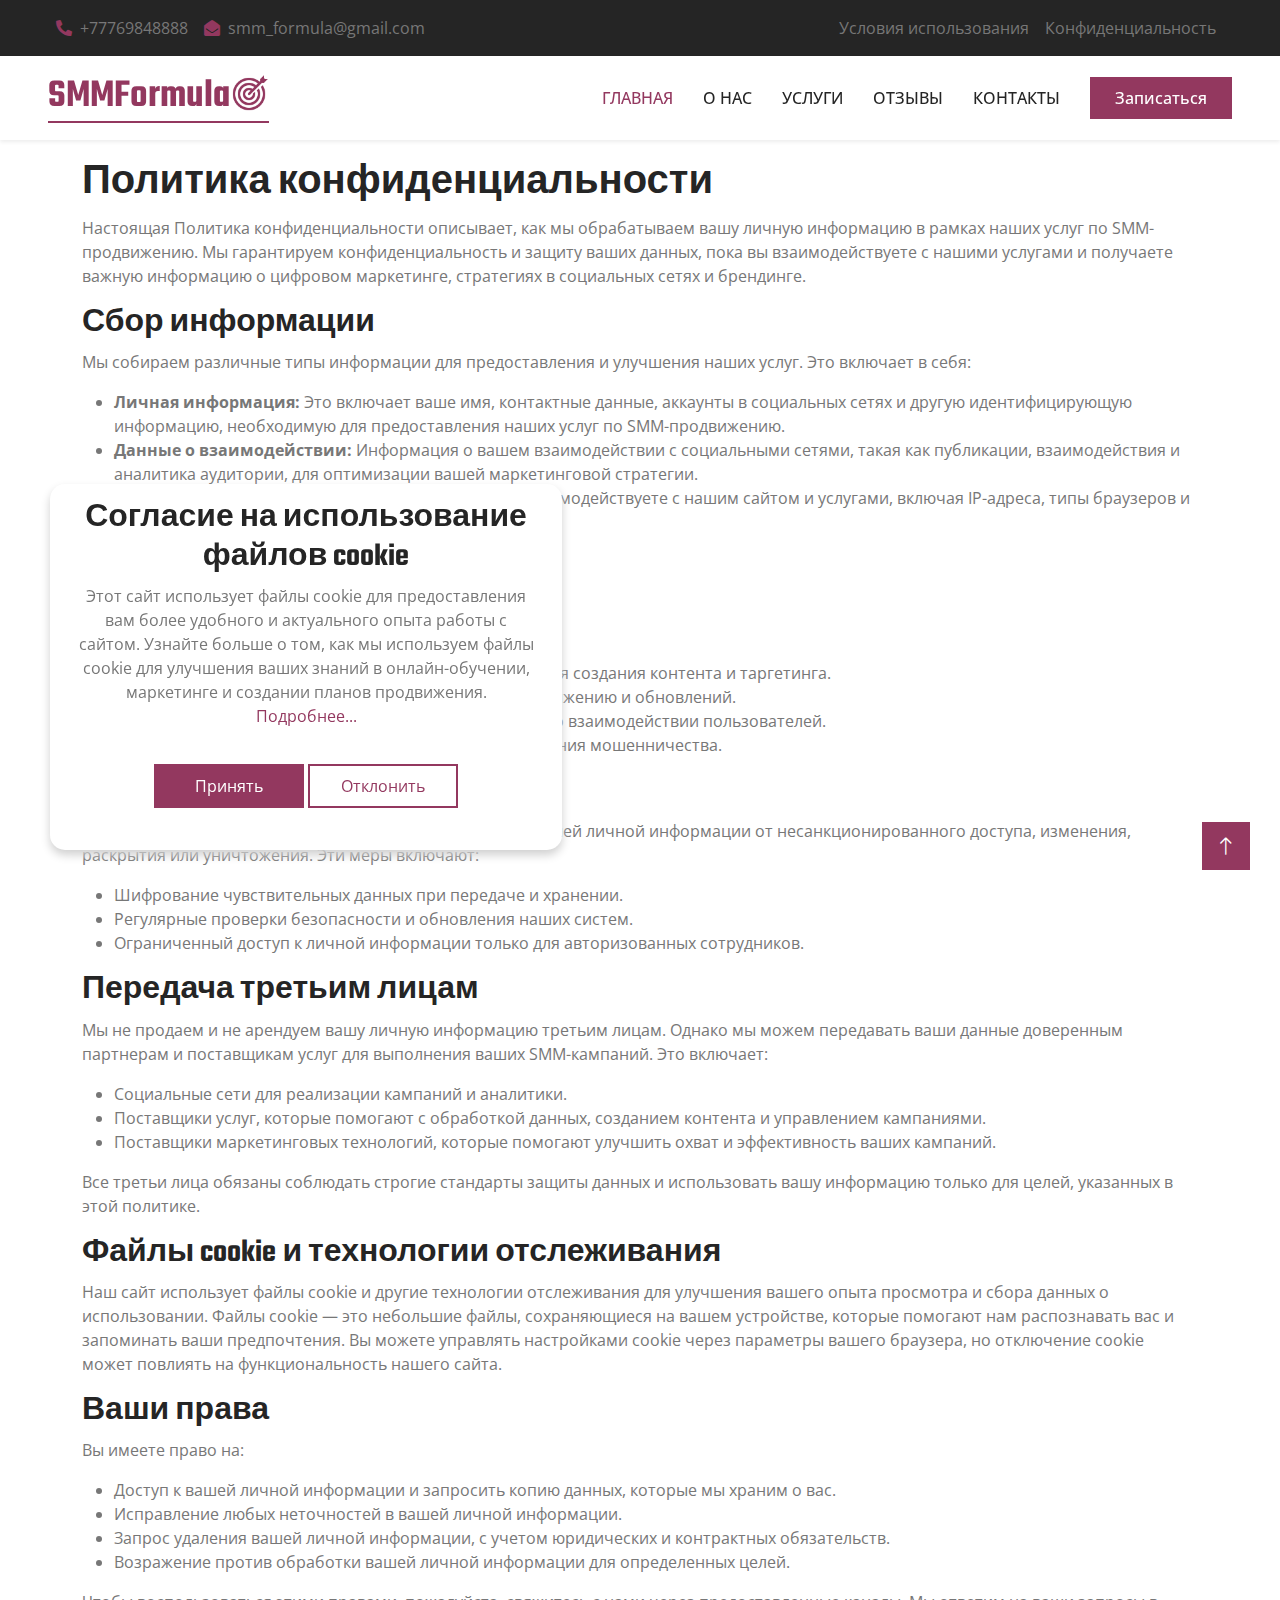
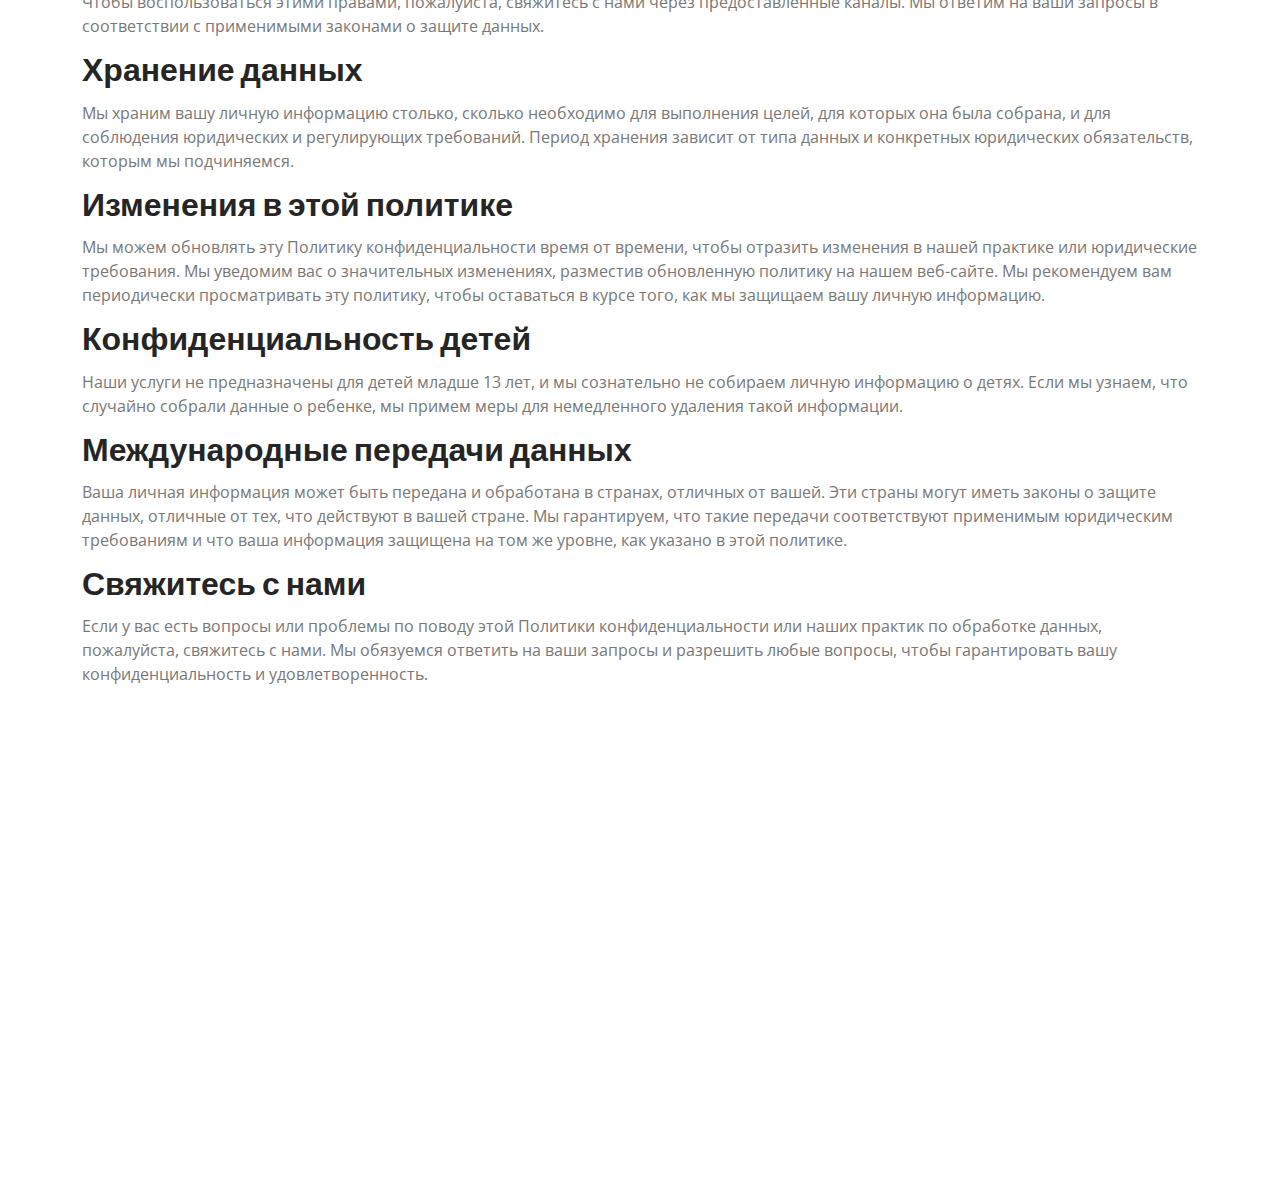
<file: privacy-policy.html>
<!DOCTYPE html>
<html lang="en">
    <head>
        <meta charset="utf-8" />
        <title>SMMFormula</title>
        <meta content="width=device-width, initial-scale=1.0" name="viewport" />
        <meta content="" name="keywords" />
        <meta content="" name="description" />

        <!-- Favicon -->
        <link href="img/favicon.ico" rel="icon" />

        <!-- Google Web Fonts -->
        <link rel="preconnect" href="https://fonts.googleapis.com" />
        <link rel="preconnect" href="https://fonts.gstatic.com" crossorigin />
        <link
            href="https://fonts.googleapis.com/css2?family=Open+Sans:wght@400;500;600&family=Teko:wght@400;500;600&display=swap"
            rel="stylesheet"
        />

        <!-- Icon Font Stylesheet -->
        <link
            href="https://cdnjs.cloudflare.com/ajax/libs/font-awesome/5.10.0/css/all.min.css"
            rel="stylesheet"
        />
        <link
            href="https://cdn.jsdelivr.net/npm/bootstrap-icons@1.4.1/font/bootstrap-icons.css"
            rel="stylesheet"
        />

        <!-- Libraries Stylesheet -->
        <link href="lib/animate/animate.min.css" rel="stylesheet" />
        <link
            href="lib/owlcarousel/assets/owl.carousel.min.css"
            rel="stylesheet"
        />
        <link
            href="lib/tempusdominus/css/tempusdominus-bootstrap-4.min.css"
            rel="stylesheet"
        />

        <!-- Customized Bootstrap Stylesheet -->
        <link href="css/bootstrap.min.css" rel="stylesheet" />

        <!-- Template Stylesheet -->
        <link href="css/style.css" rel="stylesheet" />
    </head>

    <body>
        <!-- Spinner Start -->
        <div
            id="spinner"
            class="show bg-white position-fixed translate-middle w-100 vh-100 top-50 start-50 d-flex align-items-center justify-content-center"
        >
            <div
                class="spinner-border position-relative text-primary"
                style="width: 6rem; height: 6rem"
                role="status"
            ></div>
            <img
                class="position-absolute top-50 start-50 translate-middle"
                src="img/icons/icon-1.png"
                alt="Icon"
            />
        </div>
        <!-- Spinner End -->

        <!-- Topbar Start -->
        <div
            class="container-fluid bg-dark p-0 wow fadeIn"
            data-wow-delay="0.1s"
        >
            <div class="row gx-0 d-none d-lg-flex">
                <div class="col-lg-7 px-5 text-start">
                    <div
                        class="h-100 d-inline-flex align-items-center py-3 me-3"
                    >
                        <a class="text-body px-2" href="tel:+0123456789"
                            ><i class="fa fa-phone-alt text-primary me-2"></i
                            >+77769848888</a
                        >
                        <a
                            class="text-body px-2"
                            href="mailto:smm_formula@gmail.com"
                            ><i
                                class="fa fa-envelope-open text-primary me-2"
                            ></i
                            >smm_formula@gmail.com</a
                        >
                    </div>
                </div>
                <div class="col-lg-5 px-5 text-end">
                    <div
                        class="h-100 d-inline-flex align-items-center py-3 me-2"
                    >
                        <a class="text-body px-2" href="terms-of-use.html"
                            >Условия использования</a
                        >
                        <a class="text-body px-2" href="privacy-policy.html"
                            >Конфиденциальность</a
                        >
                    </div>
                </div>
            </div>
        </div>
        <!-- Topbar End -->

        <!-- Navbar Start -->
        <nav
            class="navbar navbar-expand-lg bg-white navbar-light sticky-top py-lg-0 px-lg-5 wow fadeIn"
            style="
                box-shadow: 0 0.125rem 0.25rem rgba(0, 0, 0, 0.075) !important;
            "
            data-wow-delay="0.1s"
        >
            <a href="index.html" class="navbar-brand ms-4 ms-lg-0">
                <h1
                    class="text-primary m-0"
                    style="border-bottom: 2px solid #93385fff"
                >
                    SMMFormula
                    <img
                        style="
                            width: 40px;
                            height: 40px;
                            margin-left: -8px;
                            margin-bottom: 5px;
                        "
                        src="img/logo.png"
                        alt=""
                    />
                </h1>
            </a>
            <button
                type="button"
                class="navbar-toggler me-4"
                data-bs-toggle="collapse"
                data-bs-target="#navbarCollapse"
            >
                <span class="navbar-toggler-icon"></span>
            </button>
            <div class="collapse navbar-collapse" id="navbarCollapse">
                <div class="navbar-nav ms-auto p-4 p-lg-0">
                    <a href="index.html" class="nav-item nav-link active"
                        >Главная</a
                    >
                    <a href="about.html" class="nav-item nav-link">О нас</a>
                    <a href="service.html" class="nav-item nav-link">Услуги</a>
                    <a href="testimonial.html" class="nav-item nav-link"
                        >Отзывы</a
                    >
                    <a href="contact.html" class="nav-item nav-link"
                        >Контакты</a
                    >
                </div>
                <a
                    href="index.html#appointment"
                    class="btn btn-primary py-2 px-4 d-none d-lg-block"
                    >Записаться</a
                >
            </div>
        </nav>
        <!-- Navbar End -->

        <main>
            <article class="container additional-wrapper">
                <div class="page__content" style="padding: 20px 0px">
                    <h1>Политика конфиденциальности</h1>
                    <p>
                        Настоящая Политика конфиденциальности описывает, как мы
                        обрабатываем вашу личную информацию в рамках наших услуг
                        по SMM-продвижению. Мы гарантируем конфиденциальность и
                        защиту ваших данных, пока вы взаимодействуете с нашими
                        услугами и получаете важную информацию о цифровом
                        маркетинге, стратегиях в социальных сетях и брендинге.
                    </p>

                    <h2>Сбор информации</h2>
                    <p>
                        Мы собираем различные типы информации для предоставления
                        и улучшения наших услуг. Это включает в себя:
                    </p>
                    <ul>
                        <li>
                            <strong>Личная информация:</strong> Это включает
                            ваше имя, контактные данные, аккаунты в социальных
                            сетях и другую идентифицирующую информацию,
                            необходимую для предоставления наших услуг по
                            SMM-продвижению.
                        </li>
                        <li>
                            <strong>Данные о взаимодействии:</strong>
                            Информация о вашем взаимодействии с социальными
                            сетями, такая как публикации, взаимодействия и
                            аналитика аудитории, для оптимизации вашей
                            маркетинговой стратегии.
                        </li>
                        <li>
                            <strong>Данные об использовании:</strong> Данные о
                            том, как вы взаимодействуете с нашим сайтом и
                            услугами, включая IP-адреса, типы браузеров и
                            посещенные страницы.
                        </li>
                    </ul>

                    <h2>Использование информации</h2>
                    <p>Ваша информация используется для:</p>
                    <ul>
                        <li>Управления и оптимизации ваших SMM-кампаний.</li>
                        <li>
                            Анализа вовлеченности вашей аудитории для улучшения
                            создания контента и таргетинга.
                        </li>
                        <li>
                            Связи с вами по вопросам текущих услуг по
                            SMM-продвижению и обновлений.
                        </li>
                        <li>
                            Улучшения нашего веб-сайта и услуг на основе данных
                            о взаимодействии пользователей.
                        </li>
                        <li>
                            Соблюдения юридических обязательств и предотвращения
                            мошенничества.
                        </li>
                    </ul>

                    <h2>Защита данных</h2>
                    <p>
                        Мы принимаем строгие меры безопасности для защиты вашей
                        личной информации от несанкционированного доступа,
                        изменения, раскрытия или уничтожения. Эти меры включают:
                    </p>
                    <ul>
                        <li>
                            Шифрование чувствительных данных при передаче и
                            хранении.
                        </li>
                        <li>
                            Регулярные проверки безопасности и обновления наших
                            систем.
                        </li>
                        <li>
                            Ограниченный доступ к личной информации только для
                            авторизованных сотрудников.
                        </li>
                    </ul>

                    <h2>Передача третьим лицам</h2>
                    <p>
                        Мы не продаем и не арендуем вашу личную информацию
                        третьим лицам. Однако мы можем передавать ваши данные
                        доверенным партнерам и поставщикам услуг для выполнения
                        ваших SMM-кампаний. Это включает:
                    </p>
                    <ul>
                        <li>
                            Социальные сети для реализации кампаний и аналитики.
                        </li>
                        <li>
                            Поставщики услуг, которые помогают с обработкой
                            данных, созданием контента и управлением кампаниями.
                        </li>
                        <li>
                            Поставщики маркетинговых технологий, которые
                            помогают улучшить охват и эффективность ваших
                            кампаний.
                        </li>
                    </ul>
                    <p>
                        Все третьи лица обязаны соблюдать строгие стандарты
                        защиты данных и использовать вашу информацию только для
                        целей, указанных в этой политике.
                    </p>

                    <h2>Файлы cookie и технологии отслеживания</h2>
                    <p>
                        Наш сайт использует файлы cookie и другие технологии
                        отслеживания для улучшения вашего опыта просмотра и
                        сбора данных о использовании. Файлы cookie — это
                        небольшие файлы, сохраняющиеся на вашем устройстве,
                        которые помогают нам распознавать вас и запоминать ваши
                        предпочтения. Вы можете управлять настройками cookie
                        через параметры вашего браузера, но отключение cookie
                        может повлиять на функциональность нашего сайта.
                    </p>

                    <h2>Ваши права</h2>
                    <p>Вы имеете право на:</p>
                    <ul>
                        <li>
                            Доступ к вашей личной информации и запросить копию
                            данных, которые мы храним о вас.
                        </li>
                        <li>
                            Исправление любых неточностей в вашей личной
                            информации.
                        </li>
                        <li>
                            Запрос удаления вашей личной информации, с учетом
                            юридических и контрактных обязательств.
                        </li>
                        <li>
                            Возражение против обработки вашей личной информации
                            для определенных целей.
                        </li>
                    </ul>
                    <p>
                        Чтобы воспользоваться этими правами, пожалуйста,
                        свяжитесь с нами через предоставленные каналы. Мы
                        ответим на ваши запросы в соответствии с применимыми
                        законами о защите данных.
                    </p>

                    <h2>Хранение данных</h2>
                    <p>
                        Мы храним вашу личную информацию столько, сколько
                        необходимо для выполнения целей, для которых она была
                        собрана, и для соблюдения юридических и регулирующих
                        требований. Период хранения зависит от типа данных и
                        конкретных юридических обязательств, которым мы
                        подчиняемся.
                    </p>

                    <h2>Изменения в этой политике</h2>
                    <p>
                        Мы можем обновлять эту Политику конфиденциальности время
                        от времени, чтобы отразить изменения в нашей практике
                        или юридические требования. Мы уведомим вас о
                        значительных изменениях, разместив обновленную политику
                        на нашем веб-сайте. Мы рекомендуем вам периодически
                        просматривать эту политику, чтобы оставаться в курсе
                        того, как мы защищаем вашу личную информацию.
                    </p>

                    <h2>Конфиденциальность детей</h2>
                    <p>
                        Наши услуги не предназначены для детей младше 13 лет, и
                        мы сознательно не собираем личную информацию о детях.
                        Если мы узнаем, что случайно собрали данные о ребенке,
                        мы примем меры для немедленного удаления такой
                        информации.
                    </p>

                    <h2>Международные передачи данных</h2>
                    <p>
                        Ваша личная информация может быть передана и обработана
                        в странах, отличных от вашей. Эти страны могут иметь
                        законы о защите данных, отличные от тех, что действуют в
                        вашей стране. Мы гарантируем, что такие передачи
                        соответствуют применимым юридическим требованиям и что
                        ваша информация защищена на том же уровне, как указано в
                        этой политике.
                    </p>

                    <h2>Свяжитесь с нами</h2>
                    <p>
                        Если у вас есть вопросы или проблемы по поводу этой
                        Политики конфиденциальности или наших практик по
                        обработке данных, пожалуйста, свяжитесь с нами. Мы
                        обязуемся ответить на ваши запросы и разрешить любые
                        вопросы, чтобы гарантировать вашу конфиденциальность и
                        удовлетворенность.
                    </p>
                </div>
            </article>
        </main>
        <!-- Footer Start -->
        <div
            class="container-fluid bg-dark text-body footer mt-5 pt-5 px-0 wow fadeIn"
            data-wow-delay="0.1s"
        >
            <div class="container py-5">
                <div class="row g-5">
                    <div class="col-lg-4 col-md-6">
                        <h3 class="text-light mb-4">Наша платформа</h3>
                        <p>
                            Наша платформа сосредоточена на предоставлении
                            качественных образовательных курсов в области
                            SMM-продвижения. С нашей экспертной командой,
                            имеющей богатый опыт в цифровом маркетинге, мы
                            поможем вам развить практические навыки и знания,
                            необходимые для успеха в мире социальных медиа.
                        </p>
                    </div>
                    <div class="col-lg-4 col-md-6">
                        <h3 class="text-light mb-4">Адрес</h3>
                        <p class="mb-2">
                            <i
                                class="fa fa-map-marker-alt text-primary me-3"
                            ></i
                            >просп. Мангилик Ел, С4/6, Астана 150000, Казахстан
                        </p>
                        <p class="mb-2">
                            <i class="fa fa-phone-alt text-primary me-3"></i
                            >+77769848888
                        </p>
                        <p class="mb-2">
                            <i class="fa fa-envelope text-primary me-3"></i>
                            smm_formula@gmail.com
                        </p>
                    </div>
                    <div class="col-lg-4 col-md-6">
                        <h3 class="text-light mb-4">Быстрые ссылки</h3>
                        <a class="btn btn-link" href="about.html">О нас</a>
                        <a class="btn btn-link" href="contact.html"
                            >Связаться с нами</a
                        >
                        <a class="btn btn-link" href="service.html"
                            >Наши услуги</a
                        >
                        <a class="btn btn-link" href="terms-of-use.html"
                            >Условия</a
                        >
                        <a class="btn btn-link" href="privacy-policy.html"
                            >Наша Политика</a
                        >
                    </div>
                </div>
            </div>
        </div>
        <!-- Footer End -->

        <!-- Back to Top -->
        <a href="#" class="btn btn-lg btn-primary btn-lg-square back-to-top"
            ><i class="bi bi-arrow-up"></i
        ></a>

        <!-- Cookie banner -->
        <div class="cookie-wrapper show">
            <div>
                <i class="bx bx-cookie"></i>
                <h2 style="text-align: center">
                    Согласие на использование файлов cookie
                </h2>
            </div>

            <div class="data">
                <p>
                    Этот сайт использует файлы cookie для предоставления вам
                    более удобного и актуального опыта работы с сайтом. Узнайте
                    больше о том, как мы используем файлы cookie для улучшения
                    ваших знаний в онлайн-обучении, маркетинге и создании планов
                    продвижения.
                    <a href="#">Подробнее...</a>
                </p>
            </div>

            <div class="buttons">
                <button class="cookie-button" id="acceptBtn">Принять</button>
                <button class="cookie-button" id="declineBtn">Отклонить</button>
            </div>
        </div>
        <!-- End Cookie banner -->

        <!-- JavaScript Libraries -->
        <script src="https://code.jquery.com/jquery-3.4.1.min.js"></script>
        <script src="https://cdn.jsdelivr.net/npm/bootstrap@5.0.0/dist/js/bootstrap.bundle.min.js"></script>
        <script src="lib/wow/wow.min.js"></script>
        <script src="lib/easing/easing.min.js"></script>
        <script src="lib/waypoints/waypoints.min.js"></script>
        <script src="lib/counterup/counterup.min.js"></script>
        <script src="lib/owlcarousel/owl.carousel.min.js"></script>
        <script src="lib/tempusdominus/js/moment.min.js"></script>
        <script src="lib/tempusdominus/js/moment-timezone.min.js"></script>
        <script src="lib/tempusdominus/js/tempusdominus-bootstrap-4.min.js"></script>

        <!-- Template Javascript -->
        <script src="js/main.js"></script>
        <script src="js/cookiebanner.js"></script>
    </body>
</html>
</file>
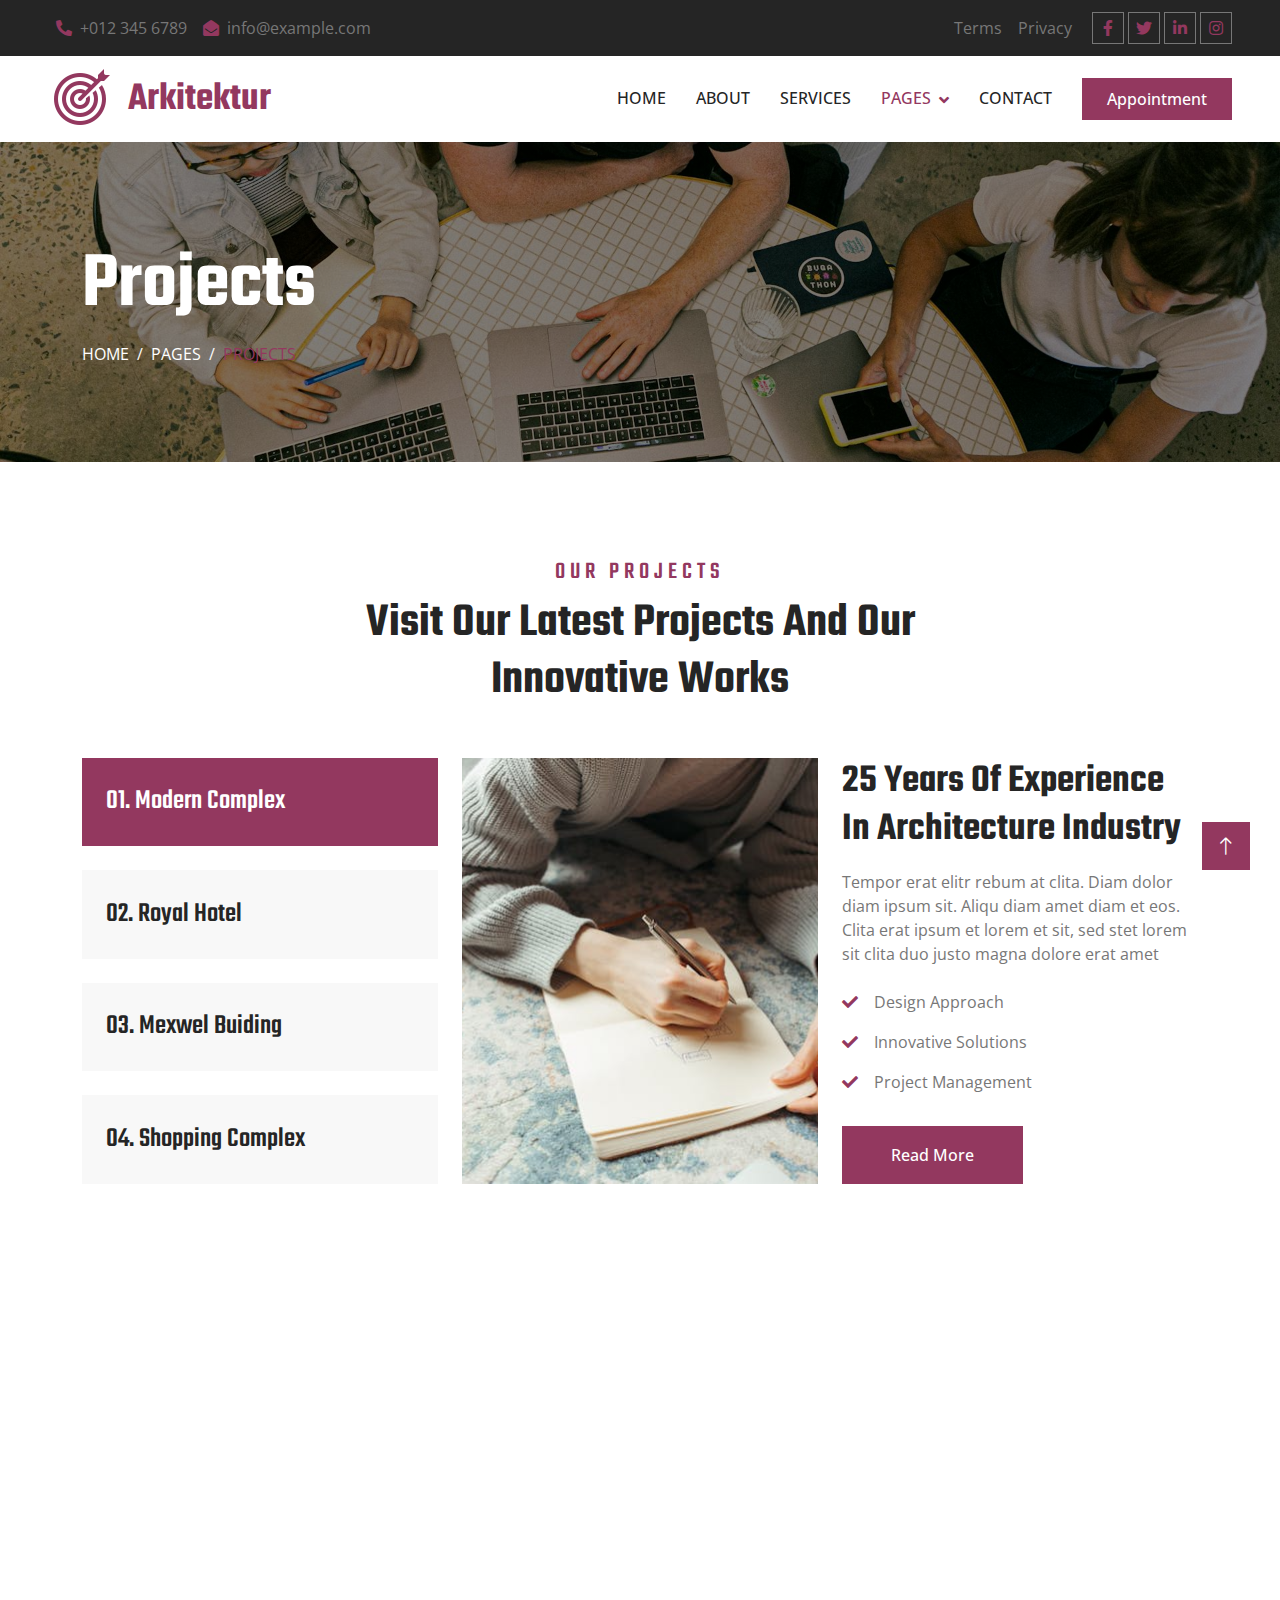
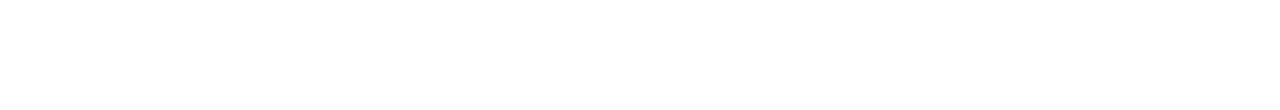
<file: project.html>
<!DOCTYPE html>
<html lang="en">
    <head>
        <meta charset="utf-8" />
        <title>Arkitektur - Architecture HTML Template</title>
        <meta content="width=device-width, initial-scale=1.0" name="viewport" />
        <meta content="" name="keywords" />
        <meta content="" name="description" />

        <!-- Favicon -->
        <link href="img/favicon.ico" rel="icon" />

        <!-- Google Web Fonts -->
        <link rel="preconnect" href="https://fonts.googleapis.com" />
        <link rel="preconnect" href="https://fonts.gstatic.com" crossorigin />
        <link
            href="https://fonts.googleapis.com/css2?family=Open+Sans:wght@400;500;600&family=Teko:wght@400;500;600&display=swap"
            rel="stylesheet"
        />

        <!-- Icon Font Stylesheet -->
        <link
            href="https://cdnjs.cloudflare.com/ajax/libs/font-awesome/5.10.0/css/all.min.css"
            rel="stylesheet"
        />
        <link
            href="https://cdn.jsdelivr.net/npm/bootstrap-icons@1.4.1/font/bootstrap-icons.css"
            rel="stylesheet"
        />

        <!-- Libraries Stylesheet -->
        <link href="lib/animate/animate.min.css" rel="stylesheet" />
        <link
            href="lib/owlcarousel/assets/owl.carousel.min.css"
            rel="stylesheet"
        />
        <link
            href="lib/tempusdominus/css/tempusdominus-bootstrap-4.min.css"
            rel="stylesheet"
        />

        <!-- Customized Bootstrap Stylesheet -->
        <link href="css/bootstrap.min.css" rel="stylesheet" />

        <!-- Template Stylesheet -->
        <link href="css/style.css" rel="stylesheet" />
    </head>

    <body>
        <!-- Spinner Start -->
        <div
            id="spinner"
            class="show bg-white position-fixed translate-middle w-100 vh-100 top-50 start-50 d-flex align-items-center justify-content-center"
        >
            <div
                class="spinner-border position-relative text-primary"
                style="width: 6rem; height: 6rem"
                role="status"
            ></div>
            <img
                class="position-absolute top-50 start-50 translate-middle"
                src="img/icons/icon-1.png"
                alt="Icon"
            />
        </div>
        <!-- Spinner End -->

        <!-- Topbar Start -->
        <div
            class="container-fluid bg-dark p-0 wow fadeIn"
            data-wow-delay="0.1s"
        >
            <div class="row gx-0 d-none d-lg-flex">
                <div class="col-lg-7 px-5 text-start">
                    <div
                        class="h-100 d-inline-flex align-items-center py-3 me-3"
                    >
                        <a class="text-body px-2" href="tel:+0123456789"
                            ><i class="fa fa-phone-alt text-primary me-2"></i
                            >+012 345 6789</a
                        >
                        <a class="text-body px-2" href="mailto:info@example.com"
                            ><i
                                class="fa fa-envelope-open text-primary me-2"
                            ></i
                            >info@example.com</a
                        >
                    </div>
                </div>
                <div class="col-lg-5 px-5 text-end">
                    <div
                        class="h-100 d-inline-flex align-items-center py-3 me-2"
                    >
                        <a class="text-body px-2" href="">Terms</a>
                        <a class="text-body px-2" href="">Privacy</a>
                    </div>
                    <div class="h-100 d-inline-flex align-items-center">
                        <a
                            class="btn btn-sm-square btn-outline-body me-1"
                            href=""
                            ><i class="fab fa-facebook-f"></i
                        ></a>
                        <a
                            class="btn btn-sm-square btn-outline-body me-1"
                            href=""
                            ><i class="fab fa-twitter"></i
                        ></a>
                        <a
                            class="btn btn-sm-square btn-outline-body me-1"
                            href=""
                            ><i class="fab fa-linkedin-in"></i
                        ></a>
                        <a
                            class="btn btn-sm-square btn-outline-body me-0"
                            href=""
                            ><i class="fab fa-instagram"></i
                        ></a>
                    </div>
                </div>
            </div>
        </div>
        <!-- Topbar End -->

        <!-- Navbar Start -->
        <nav
            class="navbar navbar-expand-lg bg-white navbar-light sticky-top py-lg-0 px-lg-5 wow fadeIn"
            data-wow-delay="0.1s"
        >
            <a href="index.html" class="navbar-brand ms-4 ms-lg-0">
                <h1 class="text-primary m-0">
                    <img
                        class="me-3"
                        src="img/icons/icon-1.png"
                        alt="Icon"
                    />Arkitektur
                </h1>
            </a>
            <button
                type="button"
                class="navbar-toggler me-4"
                data-bs-toggle="collapse"
                data-bs-target="#navbarCollapse"
            >
                <span class="navbar-toggler-icon"></span>
            </button>
            <div class="collapse navbar-collapse" id="navbarCollapse">
                <div class="navbar-nav ms-auto p-4 p-lg-0">
                    <a href="index.html" class="nav-item nav-link">Home</a>
                    <a href="about.html" class="nav-item nav-link">About</a>
                    <a href="service.html" class="nav-item nav-link"
                        >Services</a
                    >
                    <div class="nav-item dropdown">
                        <a
                            href="#"
                            class="nav-link dropdown-toggle active"
                            data-bs-toggle="dropdown"
                            >Pages</a
                        >
                        <div class="dropdown-menu border-0 m-0">
                            <a href="feature.html" class="dropdown-item"
                                >Our Features</a
                            >
                            <a href="project.html" class="dropdown-item active"
                                >Our Projects</a
                            >
                            <a href="team.html" class="dropdown-item"
                                >Team Members</a
                            >
                            <a href="appointment.html" class="dropdown-item"
                                >Appointment</a
                            >
                            <a href="testimonial.html" class="dropdown-item"
                                >Testimonial</a
                            >
                            <a href="404.html" class="dropdown-item"
                                >404 Page</a
                            >
                        </div>
                    </div>
                    <a href="contact.html" class="nav-item nav-link">Contact</a>
                </div>
                <a href="" class="btn btn-primary py-2 px-4 d-none d-lg-block"
                    >Appointment</a
                >
            </div>
        </nav>
        <!-- Navbar End -->

        <!-- Page Header Start -->
        <div
            class="container-fluid page-header py-5 mb-5 wow fadeIn"
            data-wow-delay="0.1s"
        >
            <div class="container py-5">
                <h1 class="display-1 text-white animated slideInDown">
                    Projects
                </h1>
                <nav aria-label="breadcrumb animated slideInDown">
                    <ol class="breadcrumb text-uppercase mb-0">
                        <li class="breadcrumb-item">
                            <a class="text-white" href="index.html">Home</a>
                        </li>
                        <li class="breadcrumb-item">
                            <a class="text-white" href="#">Pages</a>
                        </li>
                        <li
                            class="breadcrumb-item text-primary active"
                            aria-current="page"
                        >
                            Projects
                        </li>
                    </ol>
                </nav>
            </div>
        </div>
        <!-- Page Header End -->

        <!-- Project Start -->
        <div class="container-xxl project py-5">
            <div class="container">
                <div
                    class="text-center mx-auto mb-5 wow fadeInUp"
                    data-wow-delay="0.1s"
                    style="max-width: 600px"
                >
                    <h4 class="section-title">Our Projects</h4>
                    <h1 class="display-5 mb-4">
                        Visit Our Latest Projects And Our Innovative Works
                    </h1>
                </div>
                <div class="row g-4 wow fadeInUp" data-wow-delay="0.3s">
                    <div class="col-lg-4">
                        <div
                            class="nav nav-pills d-flex justify-content-between w-100 h-100 me-4"
                        >
                            <button
                                class="nav-link w-100 d-flex align-items-center text-start p-4 mb-4 active"
                                data-bs-toggle="pill"
                                data-bs-target="#tab-pane-1"
                                type="button"
                            >
                                <h3 class="m-0">01. Modern Complex</h3>
                            </button>
                            <button
                                class="nav-link w-100 d-flex align-items-center text-start p-4 mb-4"
                                data-bs-toggle="pill"
                                data-bs-target="#tab-pane-2"
                                type="button"
                            >
                                <h3 class="m-0">02. Royal Hotel</h3>
                            </button>
                            <button
                                class="nav-link w-100 d-flex align-items-center text-start p-4 mb-4"
                                data-bs-toggle="pill"
                                data-bs-target="#tab-pane-3"
                                type="button"
                            >
                                <h3 class="m-0">03. Mexwel Buiding</h3>
                            </button>
                            <button
                                class="nav-link w-100 d-flex align-items-center text-start p-4 mb-0"
                                data-bs-toggle="pill"
                                data-bs-target="#tab-pane-4"
                                type="button"
                            >
                                <h3 class="m-0">04. Shopping Complex</h3>
                            </button>
                        </div>
                    </div>
                    <div class="col-lg-8">
                        <div class="tab-content w-100">
                            <div
                                class="tab-pane fade show active"
                                id="tab-pane-1"
                            >
                                <div class="row g-4">
                                    <div
                                        class="col-md-6"
                                        style="min-height: 350px"
                                    >
                                        <div class="position-relative h-100">
                                            <img
                                                class="position-absolute img-fluid w-100 h-100"
                                                src="img/project-1.jpg"
                                                style="object-fit: cover"
                                                alt=""
                                            />
                                        </div>
                                    </div>
                                    <div class="col-md-6">
                                        <h1 class="mb-3">
                                            25 Years Of Experience In
                                            Architecture Industry
                                        </h1>
                                        <p class="mb-4">
                                            Tempor erat elitr rebum at clita.
                                            Diam dolor diam ipsum sit. Aliqu
                                            diam amet diam et eos. Clita erat
                                            ipsum et lorem et sit, sed stet
                                            lorem sit clita duo justo magna
                                            dolore erat amet
                                        </p>
                                        <p>
                                            <i
                                                class="fa fa-check text-primary me-3"
                                            ></i
                                            >Design Approach
                                        </p>
                                        <p>
                                            <i
                                                class="fa fa-check text-primary me-3"
                                            ></i
                                            >Innovative Solutions
                                        </p>
                                        <p>
                                            <i
                                                class="fa fa-check text-primary me-3"
                                            ></i
                                            >Project Management
                                        </p>
                                        <a
                                            href=""
                                            class="btn btn-primary py-3 px-5 mt-3"
                                            >Read More</a
                                        >
                                    </div>
                                </div>
                            </div>
                            <div class="tab-pane fade" id="tab-pane-2">
                                <div class="row g-4">
                                    <div
                                        class="col-md-6"
                                        style="min-height: 350px"
                                    >
                                        <div class="position-relative h-100">
                                            <img
                                                class="position-absolute img-fluid w-100 h-100"
                                                src="img/project-2.jpg"
                                                style="object-fit: cover"
                                                alt=""
                                            />
                                        </div>
                                    </div>
                                    <div class="col-md-6">
                                        <h1 class="mb-3">
                                            25 Years Of Experience In
                                            Architecture Industry
                                        </h1>
                                        <p class="mb-4">
                                            Tempor erat elitr rebum at clita.
                                            Diam dolor diam ipsum sit. Aliqu
                                            diam amet diam et eos. Clita erat
                                            ipsum et lorem et sit, sed stet
                                            lorem sit clita duo justo magna
                                            dolore erat amet
                                        </p>
                                        <p>
                                            <i
                                                class="fa fa-check text-primary me-3"
                                            ></i
                                            >Design Approach
                                        </p>
                                        <p>
                                            <i
                                                class="fa fa-check text-primary me-3"
                                            ></i
                                            >Innovative Solutions
                                        </p>
                                        <p>
                                            <i
                                                class="fa fa-check text-primary me-3"
                                            ></i
                                            >Project Management
                                        </p>
                                        <a
                                            href=""
                                            class="btn btn-primary py-3 px-5 mt-3"
                                            >Read More</a
                                        >
                                    </div>
                                </div>
                            </div>
                            <div class="tab-pane fade" id="tab-pane-3">
                                <div class="row g-4">
                                    <div
                                        class="col-md-6"
                                        style="min-height: 350px"
                                    >
                                        <div class="position-relative h-100">
                                            <img
                                                class="position-absolute img-fluid w-100 h-100"
                                                src="img/project-3.jpg"
                                                style="object-fit: cover"
                                                alt=""
                                            />
                                        </div>
                                    </div>
                                    <div class="col-md-6">
                                        <h1 class="mb-3">
                                            25 Years Of Experience In
                                            Architecture Industry
                                        </h1>
                                        <p class="mb-4">
                                            Tempor erat elitr rebum at clita.
                                            Diam dolor diam ipsum sit. Aliqu
                                            diam amet diam et eos. Clita erat
                                            ipsum et lorem et sit, sed stet
                                            lorem sit clita duo justo magna
                                            dolore erat amet
                                        </p>
                                        <p>
                                            <i
                                                class="fa fa-check text-primary me-3"
                                            ></i
                                            >Design Approach
                                        </p>
                                        <p>
                                            <i
                                                class="fa fa-check text-primary me-3"
                                            ></i
                                            >Innovative Solutions
                                        </p>
                                        <p>
                                            <i
                                                class="fa fa-check text-primary me-3"
                                            ></i
                                            >Project Management
                                        </p>
                                        <a
                                            href=""
                                            class="btn btn-primary py-3 px-5 mt-3"
                                            >Read More</a
                                        >
                                    </div>
                                </div>
                            </div>
                            <div class="tab-pane fade" id="tab-pane-4">
                                <div class="row g-4">
                                    <div
                                        class="col-md-6"
                                        style="min-height: 350px"
                                    >
                                        <div class="position-relative h-100">
                                            <img
                                                class="position-absolute img-fluid w-100 h-100"
                                                src="img/project-4.jpg"
                                                style="object-fit: cover"
                                                alt=""
                                            />
                                        </div>
                                    </div>
                                    <div class="col-md-6">
                                        <h1 class="mb-3">
                                            25 Years Of Experience In
                                            Architecture Industry
                                        </h1>
                                        <p class="mb-4">
                                            Tempor erat elitr rebum at clita.
                                            Diam dolor diam ipsum sit. Aliqu
                                            diam amet diam et eos. Clita erat
                                            ipsum et lorem et sit, sed stet
                                            lorem sit clita duo justo magna
                                            dolore erat amet
                                        </p>
                                        <p>
                                            <i
                                                class="fa fa-check text-primary me-3"
                                            ></i
                                            >Design Approach
                                        </p>
                                        <p>
                                            <i
                                                class="fa fa-check text-primary me-3"
                                            ></i
                                            >Innovative Solutions
                                        </p>
                                        <p>
                                            <i
                                                class="fa fa-check text-primary me-3"
                                            ></i
                                            >Project Management
                                        </p>
                                        <a
                                            href=""
                                            class="btn btn-primary py-3 px-5 mt-3"
                                            >Read More</a
                                        >
                                    </div>
                                </div>
                            </div>
                        </div>
                    </div>
                </div>
            </div>
        </div>
        <!-- Project End -->

        <!-- Footer Start -->
        <div
            class="container-fluid bg-dark text-body footer mt-5 pt-5 px-0 wow fadeIn"
            data-wow-delay="0.1s"
        >
            <div class="container py-5">
                <div class="row g-5">
                    <div class="col-lg-3 col-md-6">
                        <h3 class="text-light mb-4">Address</h3>
                        <p class="mb-2">
                            <i
                                class="fa fa-map-marker-alt text-primary me-3"
                            ></i
                            >123 Street, New York, USA
                        </p>
                        <p class="mb-2">
                            <i class="fa fa-phone-alt text-primary me-3"></i
                            >+012 345 67890
                        </p>
                        <p class="mb-2">
                            <i class="fa fa-envelope text-primary me-3"></i
                            >info@example.com
                        </p>
                        <div class="d-flex pt-2">
                            <a
                                class="btn btn-square btn-outline-body me-1"
                                href=""
                                ><i class="fab fa-twitter"></i
                            ></a>
                            <a
                                class="btn btn-square btn-outline-body me-1"
                                href=""
                                ><i class="fab fa-facebook-f"></i
                            ></a>
                            <a
                                class="btn btn-square btn-outline-body me-1"
                                href=""
                                ><i class="fab fa-youtube"></i
                            ></a>
                            <a
                                class="btn btn-square btn-outline-body me-0"
                                href=""
                                ><i class="fab fa-linkedin-in"></i
                            ></a>
                        </div>
                    </div>
                    <div class="col-lg-3 col-md-6">
                        <h3 class="text-light mb-4">Services</h3>
                        <a class="btn btn-link" href="">Architecture</a>
                        <a class="btn btn-link" href="">3D Animation</a>
                        <a class="btn btn-link" href="">House Planning</a>
                        <a class="btn btn-link" href="">Interior Design</a>
                        <a class="btn btn-link" href="">Construction</a>
                    </div>
                    <div class="col-lg-3 col-md-6">
                        <h3 class="text-light mb-4">Quick Links</h3>
                        <a class="btn btn-link" href="">About Us</a>
                        <a class="btn btn-link" href="">Contact Us</a>
                        <a class="btn btn-link" href="">Our Services</a>
                        <a class="btn btn-link" href="">Terms & Condition</a>
                        <a class="btn btn-link" href="">Support</a>
                    </div>
                    <div class="col-lg-3 col-md-6">
                        <h3 class="text-light mb-4">Newsletter</h3>
                        <p>
                            Dolor amet sit justo amet elitr clita ipsum elitr
                            est.
                        </p>
                        <div
                            class="position-relative mx-auto"
                            style="max-width: 400px"
                        >
                            <input
                                class="form-control bg-transparent w-100 py-3 ps-4 pe-5"
                                type="text"
                                placeholder="Your email"
                            />
                            <button
                                type="button"
                                class="btn btn-primary py-2 position-absolute top-0 end-0 mt-2 me-2"
                            >
                                SignUp
                            </button>
                        </div>
                    </div>
                </div>
            </div>
            <div class="container-fluid copyright">
                <div class="container">
                    <div class="row">
                        <div
                            class="col-md-6 text-center text-md-start mb-3 mb-md-0"
                        >
                            &copy; <a href="#">Your Site Name</a>, All Right
                            Reserved.
                        </div>
                        <div class="col-md-6 text-center text-md-end">
                            <!--/*** This template is free as long as you keep the footer author’s credit link/attribution link/backlink. If you'd like to use the template without the footer author’s credit link/attribution link/backlink, you can purchase the Credit Removal License from "https://htmlcodex.com/credit-removal". Thank you for your support. ***/-->
                            Designed By
                            <a href="https://htmlcodex.com">HTML Codex</a>
                        </div>
                    </div>
                </div>
            </div>
        </div>
        <!-- Footer End -->

        <!-- Back to Top -->
        <a href="#" class="btn btn-lg btn-primary btn-lg-square back-to-top"
            ><i class="bi bi-arrow-up"></i
        ></a>

        <!-- JavaScript Libraries -->
        <script src="https://code.jquery.com/jquery-3.4.1.min.js"></script>
        <script src="https://cdn.jsdelivr.net/npm/bootstrap@5.0.0/dist/js/bootstrap.bundle.min.js"></script>
        <script src="lib/wow/wow.min.js"></script>
        <script src="lib/easing/easing.min.js"></script>
        <script src="lib/waypoints/waypoints.min.js"></script>
        <script src="lib/counterup/counterup.min.js"></script>
        <script src="lib/owlcarousel/owl.carousel.min.js"></script>
        <script src="lib/tempusdominus/js/moment.min.js"></script>
        <script src="lib/tempusdominus/js/moment-timezone.min.js"></script>
        <script src="lib/tempusdominus/js/tempusdominus-bootstrap-4.min.js"></script>

        <!-- Template Javascript -->
        <script src="js/main.js"></script>
    </body>
</html>
</file>
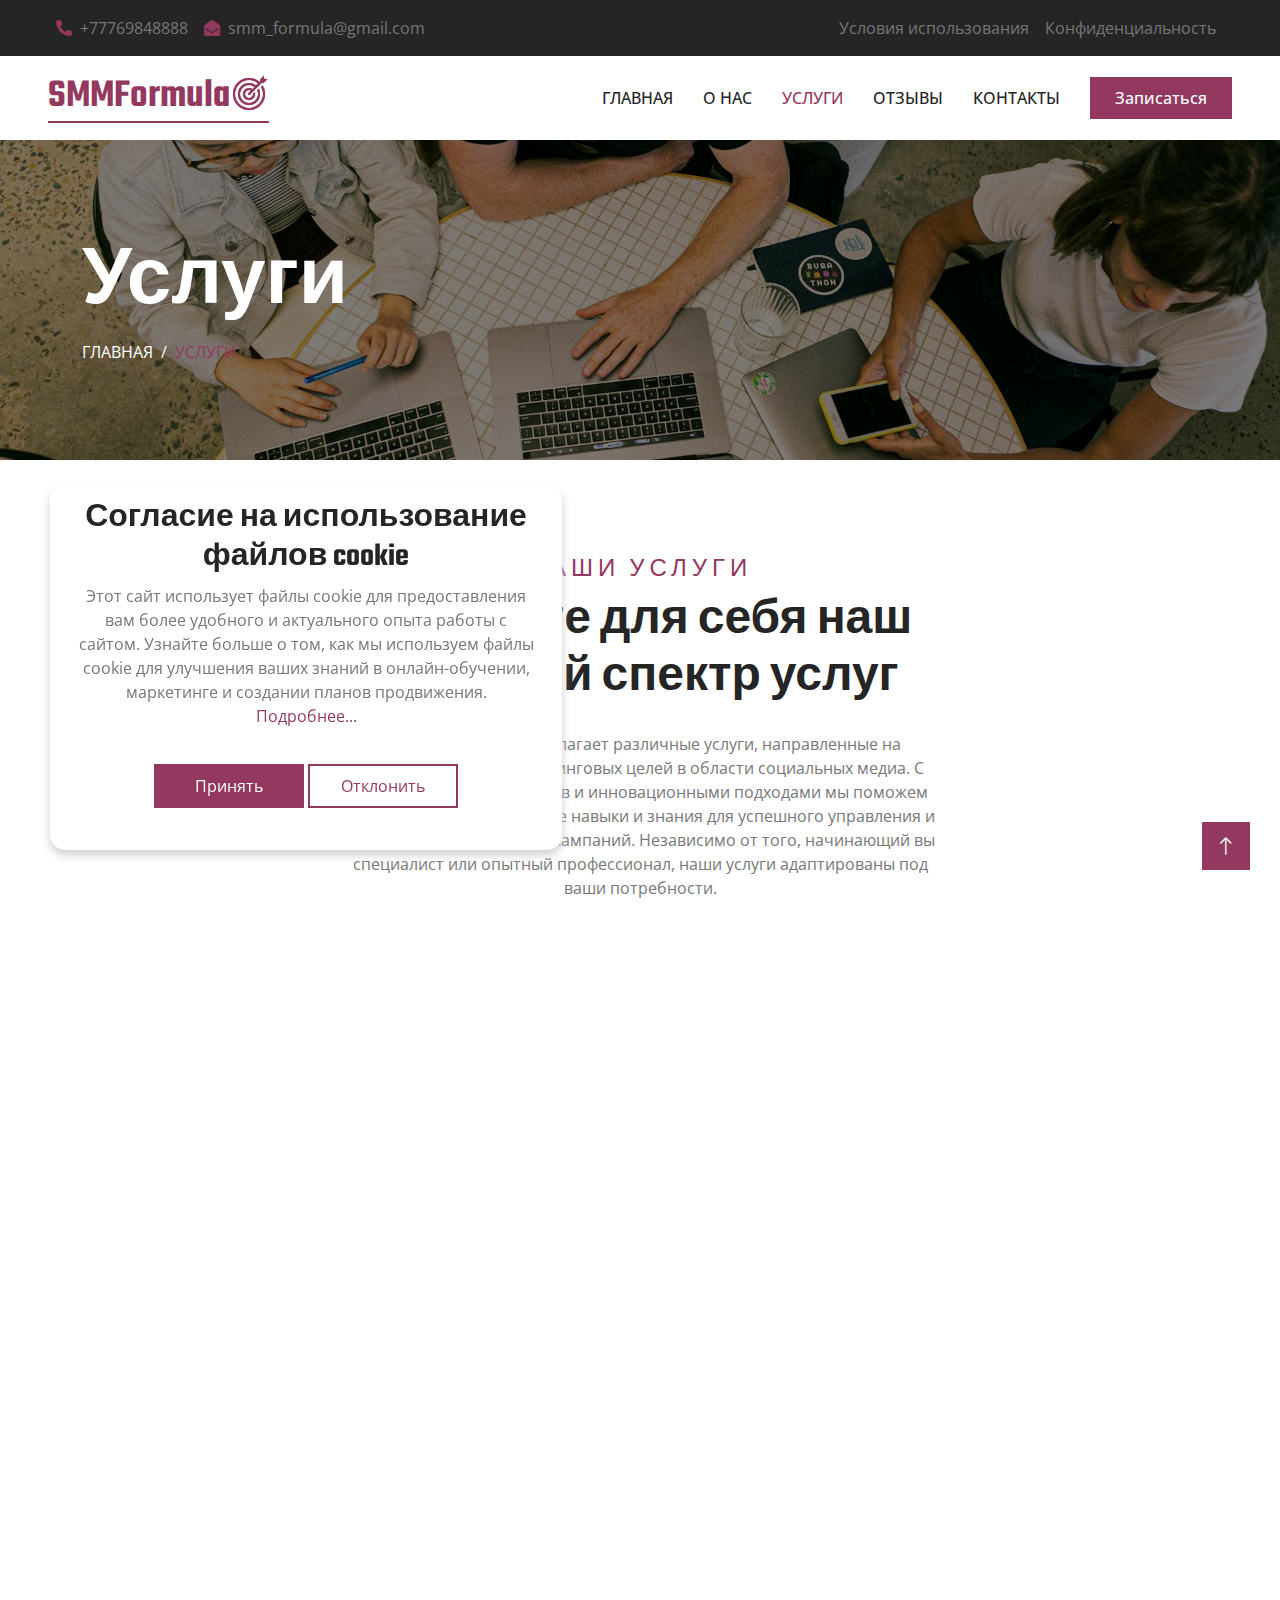
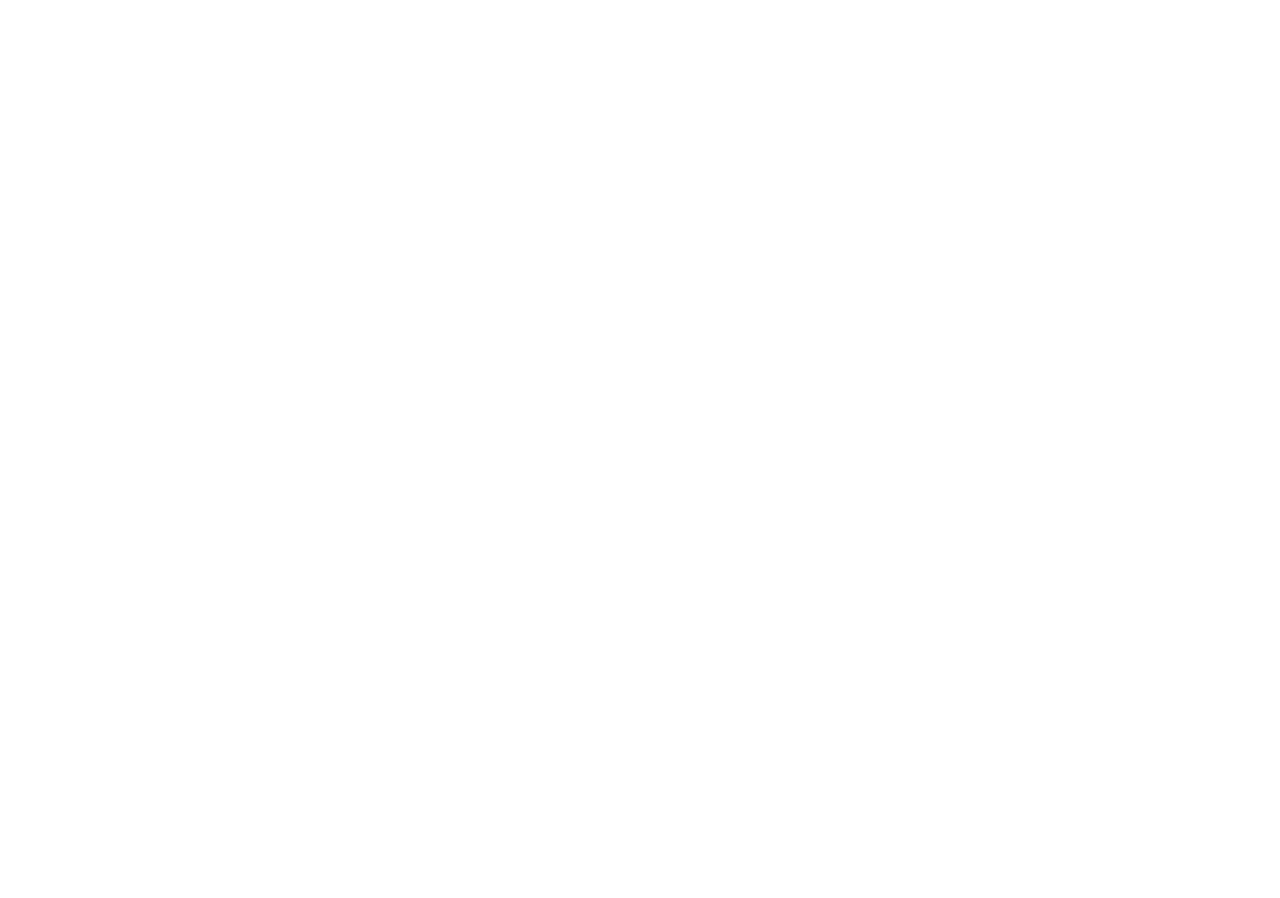
<file: service.html>
<!DOCTYPE html>
<html lang="en">
    <head>
        <meta charset="utf-8" />
        <title>SMMFormula</title>
        <meta content="width=device-width, initial-scale=1.0" name="viewport" />
        <meta content="" name="keywords" />
        <meta content="" name="description" />

        <!-- Favicon -->
        <link href="img/favicon.ico" rel="icon" />

        <!-- Google Web Fonts -->
        <link rel="preconnect" href="https://fonts.googleapis.com" />
        <link rel="preconnect" href="https://fonts.gstatic.com" crossorigin />
        <link
            href="https://fonts.googleapis.com/css2?family=Open+Sans:wght@400;500;600&family=Teko:wght@400;500;600&display=swap"
            rel="stylesheet"
        />

        <!-- Icon Font Stylesheet -->
        <link
            href="https://cdnjs.cloudflare.com/ajax/libs/font-awesome/5.10.0/css/all.min.css"
            rel="stylesheet"
        />
        <link
            href="https://cdn.jsdelivr.net/npm/bootstrap-icons@1.4.1/font/bootstrap-icons.css"
            rel="stylesheet"
        />

        <!-- Libraries Stylesheet -->
        <link href="lib/animate/animate.min.css" rel="stylesheet" />
        <link
            href="lib/owlcarousel/assets/owl.carousel.min.css"
            rel="stylesheet"
        />
        <link
            href="lib/tempusdominus/css/tempusdominus-bootstrap-4.min.css"
            rel="stylesheet"
        />

        <!-- Customized Bootstrap Stylesheet -->
        <link href="css/bootstrap.min.css" rel="stylesheet" />

        <!-- Template Stylesheet -->
        <link href="css/style.css" rel="stylesheet" />
    </head>

    <body>
        <!-- Spinner Start -->
        <div
            id="spinner"
            class="show bg-white position-fixed translate-middle w-100 vh-100 top-50 start-50 d-flex align-items-center justify-content-center"
        >
            <div
                class="spinner-border position-relative text-primary"
                style="width: 6rem; height: 6rem"
                role="status"
            ></div>
            <img
                class="position-absolute top-50 start-50 translate-middle"
                src="img/icons/icon-1.png"
                alt="Icon"
            />
        </div>
        <!-- Spinner End -->

        <!-- Topbar Start -->
        <div
            class="container-fluid bg-dark p-0 wow fadeIn"
            data-wow-delay="0.1s"
        >
            <div class="row gx-0 d-none d-lg-flex">
                <div class="col-lg-7 px-5 text-start">
                    <div
                        class="h-100 d-inline-flex align-items-center py-3 me-3"
                    >
                        <a class="text-body px-2" href="tel:+0123456789"
                            ><i class="fa fa-phone-alt text-primary me-2"></i
                            >+77769848888</a
                        >
                        <a
                            class="text-body px-2"
                            href="mailto:smm_formula@gmail.com"
                            ><i
                                class="fa fa-envelope-open text-primary me-2"
                            ></i
                            >smm_formula@gmail.com</a
                        >
                    </div>
                </div>
                <div class="col-lg-5 px-5 text-end">
                    <div
                        class="h-100 d-inline-flex align-items-center py-3 me-2"
                    >
                        <a class="text-body px-2" href="terms-of-use.html"
                            >Условия использования</a
                        >
                        <a class="text-body px-2" href="privacy-policy.html"
                            >Конфиденциальность</a
                        >
                    </div>
                </div>
            </div>
        </div>
        <!-- Topbar End -->

        <!-- Navbar Start -->
        <nav
            class="navbar navbar-expand-lg bg-white navbar-light sticky-top py-lg-0 px-lg-5 wow fadeIn"
            data-wow-delay="0.1s"
        >
            <a href="index.html" class="navbar-brand ms-4 ms-lg-0">
                <h1
                    class="text-primary m-0"
                    style="border-bottom: 2px solid #93385fff"
                >
                    SMMFormula
                    <img
                        style="
                            width: 40px;
                            height: 40px;
                            margin-left: -8px;
                            margin-bottom: 5px;
                        "
                        src="img/logo.png"
                        alt=""
                    />
                </h1>
            </a>
            <button
                type="button"
                class="navbar-toggler me-4"
                data-bs-toggle="collapse"
                data-bs-target="#navbarCollapse"
            >
                <span class="navbar-toggler-icon"></span>
            </button>
            <div class="collapse navbar-collapse" id="navbarCollapse">
                <div class="navbar-nav ms-auto p-4 p-lg-0">
                    <a href="index.html" class="nav-item nav-link">Главная</a>
                    <a href="about.html" class="nav-item nav-link">О нас</a>
                    <a href="service.html" class="nav-item nav-link active"
                        >Услуги</a
                    >
                    <a href="testimonial.html" class="nav-item nav-link"
                        >Отзывы</a
                    >
                    <a href="contact.html" class="nav-item nav-link"
                        >Контакты</a
                    >
                </div>
                <a
                    href="index.html#appointment"
                    class="btn btn-primary py-2 px-4 d-none d-lg-block"
                    >Записаться</a
                >
            </div>
        </nav>
        <!-- Navbar End -->

        <!-- Page Header Start -->
        <div
            class="container-fluid page-header py-5 mb-5 wow fadeIn"
            data-wow-delay="0.1s"
        >
            <div class="container py-5">
                <h1 class="display-1 text-white animated slideInDown">
                    Услуги
                </h1>
                <nav aria-label="breadcrumb animated slideInDown">
                    <ol class="breadcrumb text-uppercase mb-0">
                        <li class="breadcrumb-item">
                            <a class="text-white" href="index.html">Главная</a>
                        </li>
                        <li
                            class="breadcrumb-item text-primary active"
                            aria-current="page"
                        >
                            Услуги
                        </li>
                    </ol>
                </nav>
            </div>
        </div>
        <!-- Page Header End -->

        <!-- Service Start -->
        <div class="container-xxl py-5">
            <div class="container">
                <div
                    class="text-center mx-auto mb-5 wow fadeInUp"
                    data-wow-delay="0.1s"
                    style="max-width: 600px"
                >
                    <h4 class="section-title">Наши услуги</h4>
                    <h1 class="display-5 mb-4">
                        Откройте для себя наш широкий спектр услуг
                    </h1>
                    <p>
                        Наша платформа предлагает различные услуги, направленные
                        на поддержку ваших маркетинговых целей в области
                        социальных медиа. С нашей командой экспертов и
                        инновационными подходами мы поможем вам получить
                        необходимые навыки и знания для успешного управления и
                        оптимизации ваших SMM-кампаний. Независимо от того,
                        начинающий вы специалист или опытный профессионал, наши
                        услуги адаптированы под ваши потребности.
                    </p>
                </div>
                <div class="row g-4">
                    <div
                        class="col-lg-4 col-md-6 wow fadeInUp"
                        data-wow-delay="0.1s"
                    >
                        <div
                            class="service-item d-flex position-relative text-center h-100"
                        >
                            <img
                                class="bg-img"
                                src="img/service-1.jpg"
                                alt=""
                            />
                            <div class="service-text p-5">
                                <img
                                    class="mb-4"
                                    src="img/icons/icon-5.png"
                                    alt="Icon"
                                />
                                <h3 class="mb-3">
                                    Курсы по Social Media Marketing (SMM)
                                </h3>
                                <p class="mb-4">
                                    Наши курсы предоставляют практические навыки
                                    и знания, необходимые для эффективного
                                    использования социальных сетей в
                                    маркетинговых целях. Вы научитесь создавать
                                    и управлять успешными кампаниями.
                                </p>
                            </div>
                        </div>
                    </div>
                    <div
                        class="col-lg-4 col-md-6 wow fadeInUp"
                        data-wow-delay="0.3s"
                    >
                        <div
                            class="service-item d-flex position-relative text-center h-100"
                        >
                            <img
                                class="bg-img"
                                src="img/service-2.jpg"
                                alt=""
                            />
                            <div class="service-text p-5">
                                <img
                                    class="mb-4"
                                    src="img/icons/icon-6.png"
                                    alt="Icon"
                                />
                                <h3 class="mb-3">Консультации с экспертами</h3>
                                <p class="mb-4">
                                    Мы предлагаем индивидуальные консультации,
                                    где вы можете обсудить свои маркетинговые
                                    цели и получить экспертные советы,
                                    адаптированные под ваши потребности. Наши
                                    специалисты помогут вам в достижении ваших
                                    целей.
                                </p>
                            </div>
                        </div>
                    </div>
                    <div
                        class="col-lg-4 col-md-6 wow fadeInUp"
                        data-wow-delay="0.5s"
                    >
                        <div
                            class="service-item d-flex position-relative text-center h-100"
                        >
                            <img
                                class="bg-img"
                                src="img/service-3.jpg"
                                alt=""
                            />
                            <div class="service-text p-5">
                                <img
                                    class="mb-4"
                                    src="img/icons/icon-7.png"
                                    alt="Icon"
                                />
                                <h3 class="mb-3">Создание контента</h3>
                                <p class="mb-4">
                                    Мы помогаем создавать качественный и
                                    релевантный контент, который привлечет вашу
                                    целевую аудиторию. Наша услуга включает
                                    стратегическое планирование и креативный
                                    подход к созданию контента.
                                </p>
                            </div>
                        </div>
                    </div>
                    <div
                        class="col-lg-4 col-md-6 wow fadeInUp"
                        data-wow-delay="0.1s"
                    >
                        <div
                            class="service-item d-flex position-relative text-center h-100"
                        >
                            <img
                                class="bg-img"
                                src="img/service-4.jpg"
                                alt=""
                            />
                            <div class="service-text p-5">
                                <img
                                    class="mb-4"
                                    src="img/icons/icon-8.png"
                                    alt="Icon"
                                />
                                <h3 class="mb-3">Анализ и отчетность</h3>
                                <p class="mb-4">
                                    Наша услуга анализа помогает отслеживать
                                    эффективность ваших кампаний и понять, что
                                    работает, а что нет. Мы предоставляем
                                    подробные отчеты и рекомендации по
                                    оптимизации ваших действий.
                                </p>
                            </div>
                        </div>
                    </div>
                    <div
                        class="col-lg-4 col-md-6 wow fadeInUp"
                        data-wow-delay="0.3s"
                    >
                        <div
                            class="service-item d-flex position-relative text-center h-100"
                        >
                            <img
                                class="bg-img"
                                src="img/service-5.jpg"
                                alt=""
                            />
                            <div class="service-text p-5">
                                <img
                                    class="mb-4"
                                    src="img/icons/icon-9.png"
                                    alt="Icon"
                                />
                                <h3 class="mb-3">
                                    Управление социальными сетями
                                </h3>
                                <p class="mb-4">
                                    Мы предлагаем комплексное управление вашими
                                    социальными сетями, включая планирование
                                    публикаций, взаимодействие с аудиторией и
                                    мониторинг трендов. Наши специалисты
                                    обеспечат активность и видимость вашего
                                    бренда.
                                </p>
                            </div>
                        </div>
                    </div>
                    <div
                        class="col-lg-4 col-md-6 wow fadeInUp"
                        data-wow-delay="0.5s"
                    >
                        <div
                            class="service-item d-flex position-relative text-center h-100"
                        >
                            <img
                                class="bg-img"
                                src="img/service-6.jpg"
                                alt=""
                            />
                            <div class="service-text p-5">
                                <img
                                    class="mb-4"
                                    src="img/icons/icon-10.png"
                                    alt="Icon"
                                />
                                <h3 class="mb-3">Обучение для команд</h3>
                                <p class="mb-4">
                                    Наши тренинги направлены на улучшение
                                    навыков ваших команд в области SMM. Мы
                                    предоставляем индивидуальные тренинги,
                                    соответствующие потребностям ваших
                                    сотрудников и целям вашей компании.
                                </p>
                            </div>
                        </div>
                    </div>
                </div>
            </div>
        </div>
        <!-- Service End -->

        <!-- Footer Start -->
        <div
            class="container-fluid bg-dark text-body footer mt-5 pt-5 px-0 wow fadeIn"
            data-wow-delay="0.1s"
        >
            <div class="container py-5">
                <div class="row g-5">
                    <div class="col-lg-4 col-md-6">
                        <h3 class="text-light mb-4">Наша платформа</h3>
                        <p>
                            Наша платформа сосредоточена на предоставлении
                            качественных образовательных курсов в области
                            SMM-продвижения. С нашей экспертной командой,
                            имеющей богатый опыт в цифровом маркетинге, мы
                            поможем вам развить практические навыки и знания,
                            необходимые для успеха в мире социальных медиа.
                        </p>
                    </div>
                    <div class="col-lg-4 col-md-6">
                        <h3 class="text-light mb-4">Адрес</h3>
                        <p class="mb-2">
                            <i
                                class="fa fa-map-marker-alt text-primary me-3"
                            ></i
                            >просп. Мангилик Ел, С4/6, Астана 150000, Казахстан
                        </p>
                        <p class="mb-2">
                            <i class="fa fa-phone-alt text-primary me-3"></i
                            >+77769848888
                        </p>
                        <p class="mb-2">
                            <i class="fa fa-envelope text-primary me-3"></i>
                            smm_formula@gmail.com
                        </p>
                    </div>
                    <div class="col-lg-4 col-md-6">
                        <h3 class="text-light mb-4">Быстрые ссылки</h3>
                        <a class="btn btn-link" href="about.html">О нас</a>
                        <a class="btn btn-link" href="contact.html"
                            >Связаться с нами</a
                        >
                        <a class="btn btn-link" href="service.html"
                            >Наши услуги</a
                        >
                        <a class="btn btn-link" href="terms-of-use.html"
                            >Условия</a
                        >
                        <a class="btn btn-link" href="privacy-policy.html"
                            >Наша Политика</a
                        >
                    </div>
                </div>
            </div>
        </div>
        <!-- Footer End -->

        <!-- Back to Top -->
        <a href="#" class="btn btn-lg btn-primary btn-lg-square back-to-top"
            ><i class="bi bi-arrow-up"></i
        ></a>

        <!-- Cookie banner -->
        <div class="cookie-wrapper show">
            <div>
                <i class="bx bx-cookie"></i>
                <h2 style="text-align: center">
                    Согласие на использование файлов cookie
                </h2>
            </div>

            <div class="data">
                <p>
                    Этот сайт использует файлы cookie для предоставления вам
                    более удобного и актуального опыта работы с сайтом. Узнайте
                    больше о том, как мы используем файлы cookie для улучшения
                    ваших знаний в онлайн-обучении, маркетинге и создании планов
                    продвижения.
                    <a href="#">Подробнее...</a>
                </p>
            </div>

            <div class="buttons">
                <button class="cookie-button" id="acceptBtn">Принять</button>
                <button class="cookie-button" id="declineBtn">Отклонить</button>
            </div>
        </div>
        <!-- End Cookie banner -->

        <!-- JavaScript Libraries -->
        <script src="https://code.jquery.com/jquery-3.4.1.min.js"></script>
        <script src="https://cdn.jsdelivr.net/npm/bootstrap@5.0.0/dist/js/bootstrap.bundle.min.js"></script>
        <script src="lib/wow/wow.min.js"></script>
        <script src="lib/easing/easing.min.js"></script>
        <script src="lib/waypoints/waypoints.min.js"></script>
        <script src="lib/counterup/counterup.min.js"></script>
        <script src="lib/owlcarousel/owl.carousel.min.js"></script>
        <script src="lib/tempusdominus/js/moment.min.js"></script>
        <script src="lib/tempusdominus/js/moment-timezone.min.js"></script>
        <script src="lib/tempusdominus/js/tempusdominus-bootstrap-4.min.js"></script>

        <!-- Template Javascript -->
        <script src="js/main.js"></script>
        <script src="js/cookiebanner.js"></script>
    </body>
</html>
</file>
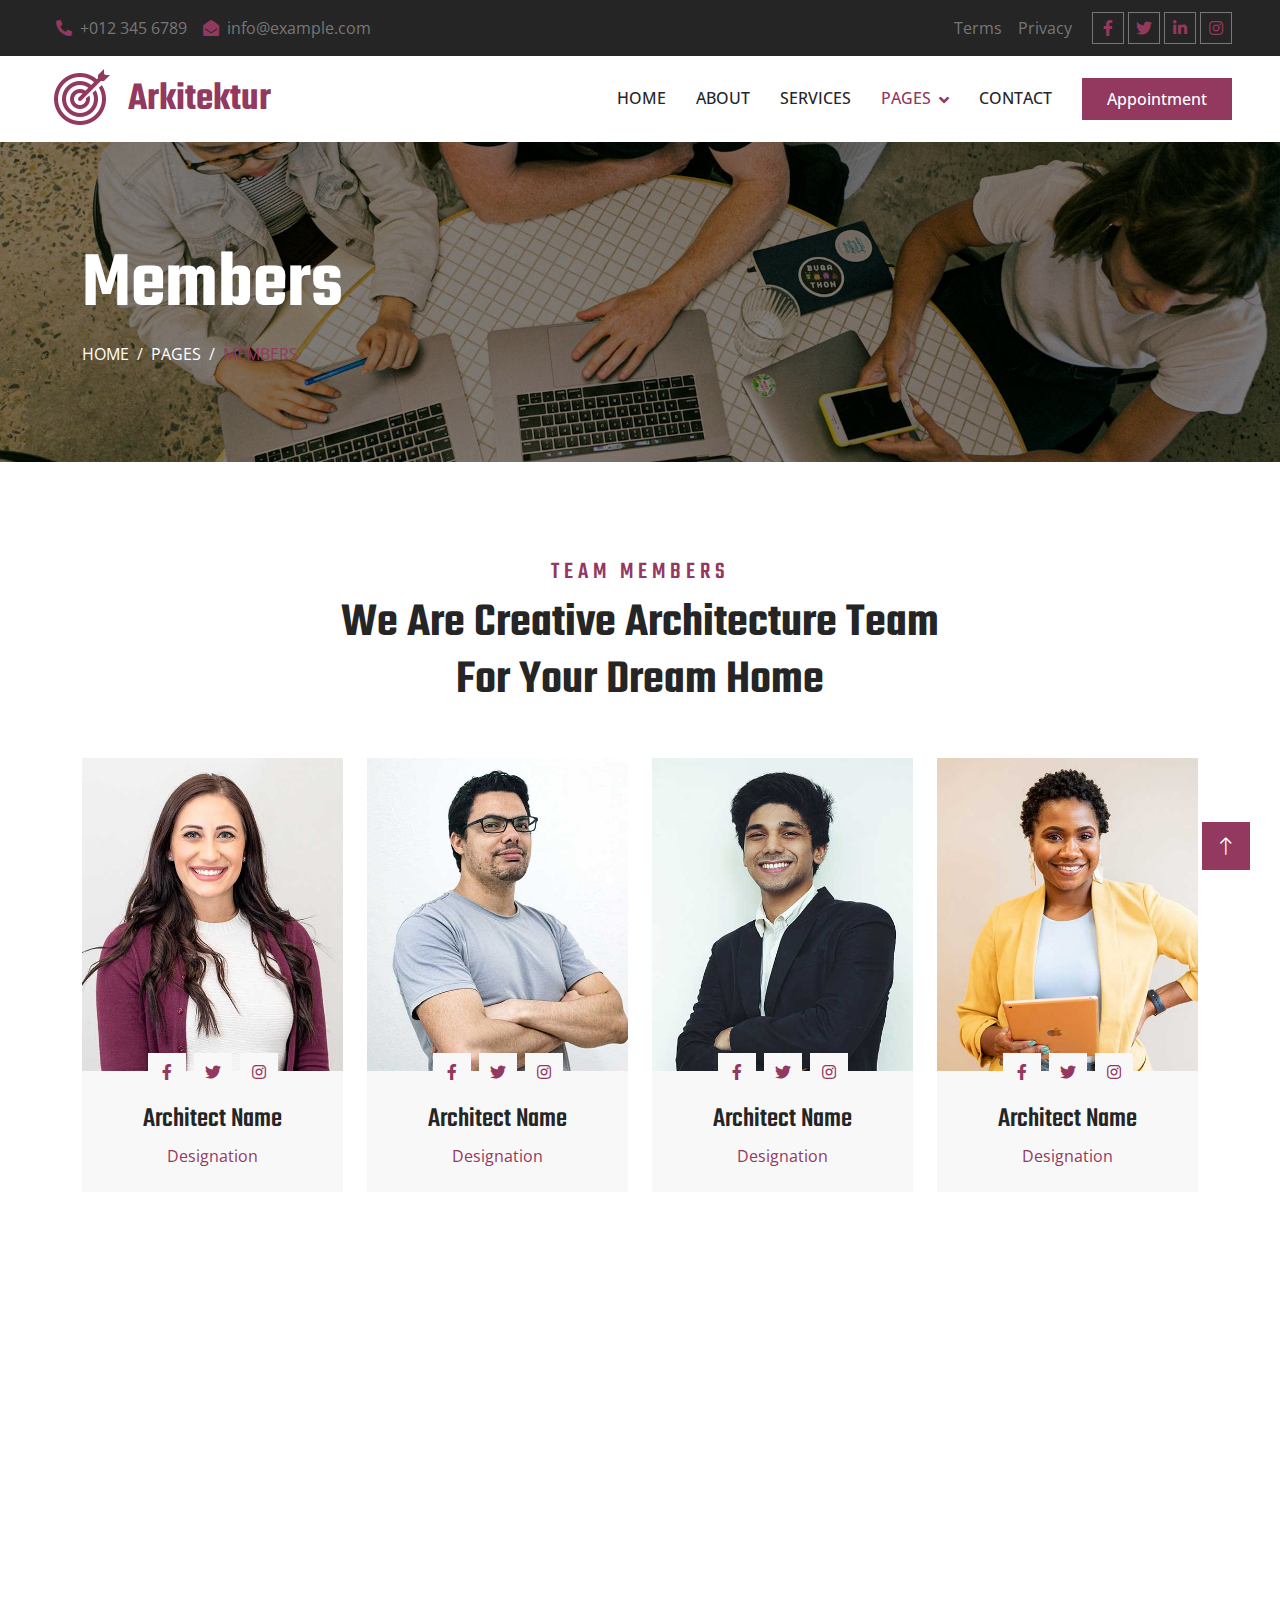
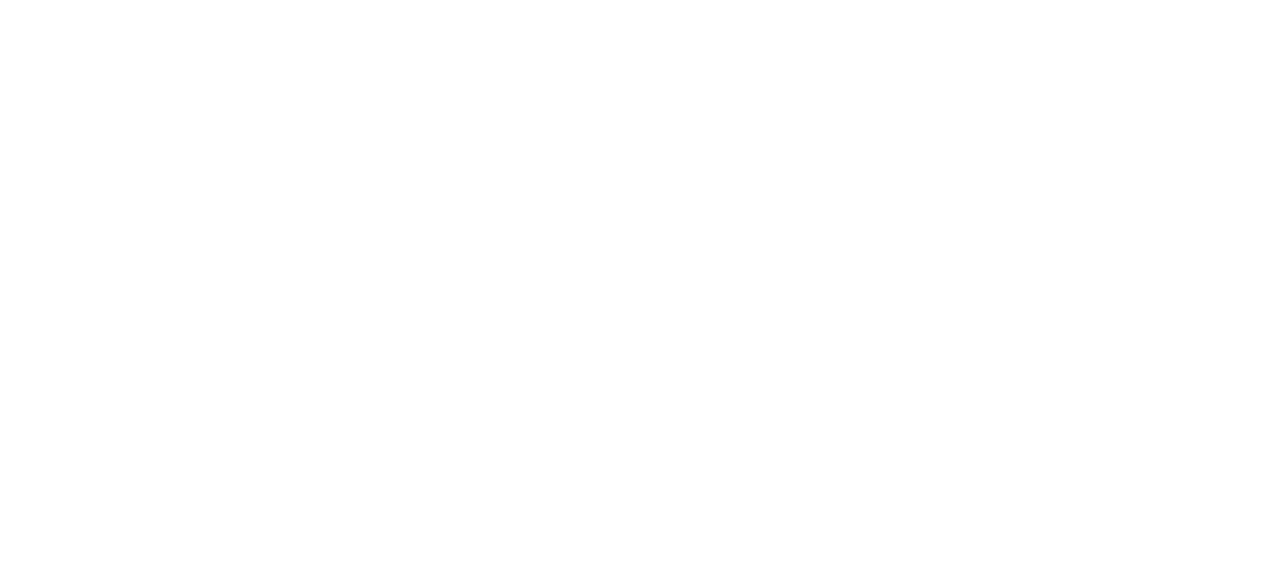
<file: team.html>
<!DOCTYPE html>
<html lang="en">
    <head>
        <meta charset="utf-8" />
        <title>Arkitektur - Architecture HTML Template</title>
        <meta content="width=device-width, initial-scale=1.0" name="viewport" />
        <meta content="" name="keywords" />
        <meta content="" name="description" />

        <!-- Favicon -->
        <link href="img/favicon.ico" rel="icon" />

        <!-- Google Web Fonts -->
        <link rel="preconnect" href="https://fonts.googleapis.com" />
        <link rel="preconnect" href="https://fonts.gstatic.com" crossorigin />
        <link
            href="https://fonts.googleapis.com/css2?family=Open+Sans:wght@400;500;600&family=Teko:wght@400;500;600&display=swap"
            rel="stylesheet"
        />

        <!-- Icon Font Stylesheet -->
        <link
            href="https://cdnjs.cloudflare.com/ajax/libs/font-awesome/5.10.0/css/all.min.css"
            rel="stylesheet"
        />
        <link
            href="https://cdn.jsdelivr.net/npm/bootstrap-icons@1.4.1/font/bootstrap-icons.css"
            rel="stylesheet"
        />

        <!-- Libraries Stylesheet -->
        <link href="lib/animate/animate.min.css" rel="stylesheet" />
        <link
            href="lib/owlcarousel/assets/owl.carousel.min.css"
            rel="stylesheet"
        />
        <link
            href="lib/tempusdominus/css/tempusdominus-bootstrap-4.min.css"
            rel="stylesheet"
        />

        <!-- Customized Bootstrap Stylesheet -->
        <link href="css/bootstrap.min.css" rel="stylesheet" />

        <!-- Template Stylesheet -->
        <link href="css/style.css" rel="stylesheet" />
    </head>

    <body>
        <!-- Spinner Start -->
        <div
            id="spinner"
            class="show bg-white position-fixed translate-middle w-100 vh-100 top-50 start-50 d-flex align-items-center justify-content-center"
        >
            <div
                class="spinner-border position-relative text-primary"
                style="width: 6rem; height: 6rem"
                role="status"
            ></div>
            <img
                class="position-absolute top-50 start-50 translate-middle"
                src="img/icons/icon-1.png"
                alt="Icon"
            />
        </div>
        <!-- Spinner End -->

        <!-- Topbar Start -->
        <div
            class="container-fluid bg-dark p-0 wow fadeIn"
            data-wow-delay="0.1s"
        >
            <div class="row gx-0 d-none d-lg-flex">
                <div class="col-lg-7 px-5 text-start">
                    <div
                        class="h-100 d-inline-flex align-items-center py-3 me-3"
                    >
                        <a class="text-body px-2" href="tel:+0123456789"
                            ><i class="fa fa-phone-alt text-primary me-2"></i
                            >+012 345 6789</a
                        >
                        <a class="text-body px-2" href="mailto:info@example.com"
                            ><i
                                class="fa fa-envelope-open text-primary me-2"
                            ></i
                            >info@example.com</a
                        >
                    </div>
                </div>
                <div class="col-lg-5 px-5 text-end">
                    <div
                        class="h-100 d-inline-flex align-items-center py-3 me-2"
                    >
                        <a class="text-body px-2" href="">Terms</a>
                        <a class="text-body px-2" href="">Privacy</a>
                    </div>
                    <div class="h-100 d-inline-flex align-items-center">
                        <a
                            class="btn btn-sm-square btn-outline-body me-1"
                            href=""
                            ><i class="fab fa-facebook-f"></i
                        ></a>
                        <a
                            class="btn btn-sm-square btn-outline-body me-1"
                            href=""
                            ><i class="fab fa-twitter"></i
                        ></a>
                        <a
                            class="btn btn-sm-square btn-outline-body me-1"
                            href=""
                            ><i class="fab fa-linkedin-in"></i
                        ></a>
                        <a
                            class="btn btn-sm-square btn-outline-body me-0"
                            href=""
                            ><i class="fab fa-instagram"></i
                        ></a>
                    </div>
                </div>
            </div>
        </div>
        <!-- Topbar End -->

        <!-- Navbar Start -->
        <nav
            class="navbar navbar-expand-lg bg-white navbar-light sticky-top py-lg-0 px-lg-5 wow fadeIn"
            data-wow-delay="0.1s"
        >
            <a href="index.html" class="navbar-brand ms-4 ms-lg-0">
                <h1 class="text-primary m-0">
                    <img
                        class="me-3"
                        src="img/icons/icon-1.png"
                        alt="Icon"
                    />Arkitektur
                </h1>
            </a>
            <button
                type="button"
                class="navbar-toggler me-4"
                data-bs-toggle="collapse"
                data-bs-target="#navbarCollapse"
            >
                <span class="navbar-toggler-icon"></span>
            </button>
            <div class="collapse navbar-collapse" id="navbarCollapse">
                <div class="navbar-nav ms-auto p-4 p-lg-0">
                    <a href="index.html" class="nav-item nav-link">Home</a>
                    <a href="about.html" class="nav-item nav-link">About</a>
                    <a href="service.html" class="nav-item nav-link"
                        >Services</a
                    >
                    <div class="nav-item dropdown">
                        <a
                            href="#"
                            class="nav-link dropdown-toggle active"
                            data-bs-toggle="dropdown"
                            >Pages</a
                        >
                        <div class="dropdown-menu border-0 m-0">
                            <a href="feature.html" class="dropdown-item"
                                >Our Features</a
                            >
                            <a href="project.html" class="dropdown-item"
                                >Our Projects</a
                            >
                            <a href="team.html" class="dropdown-item active"
                                >Team Members</a
                            >
                            <a href="appointment.html" class="dropdown-item"
                                >Appointment</a
                            >
                            <a href="testimonial.html" class="dropdown-item"
                                >Testimonial</a
                            >
                            <a href="404.html" class="dropdown-item"
                                >404 Page</a
                            >
                        </div>
                    </div>
                    <a href="contact.html" class="nav-item nav-link">Contact</a>
                </div>
                <a href="" class="btn btn-primary py-2 px-4 d-none d-lg-block"
                    >Appointment</a
                >
            </div>
        </nav>
        <!-- Navbar End -->

        <!-- Page Header Start -->
        <div
            class="container-fluid page-header py-5 mb-5 wow fadeIn"
            data-wow-delay="0.1s"
        >
            <div class="container py-5">
                <h1 class="display-1 text-white animated slideInDown">
                    Members
                </h1>
                <nav aria-label="breadcrumb animated slideInDown">
                    <ol class="breadcrumb text-uppercase mb-0">
                        <li class="breadcrumb-item">
                            <a class="text-white" href="index.html">Home</a>
                        </li>
                        <li class="breadcrumb-item">
                            <a class="text-white" href="#">Pages</a>
                        </li>
                        <li
                            class="breadcrumb-item text-primary active"
                            aria-current="page"
                        >
                            Members
                        </li>
                    </ol>
                </nav>
            </div>
        </div>
        <!-- Page Header End -->

        <!-- Team Start -->
        <div class="container-xxl py-5">
            <div class="container">
                <div
                    class="text-center mx-auto mb-5 wow fadeInUp"
                    data-wow-delay="0.1s"
                    style="max-width: 600px"
                >
                    <h4 class="section-title">Team Members</h4>
                    <h1 class="display-5 mb-4">
                        We Are Creative Architecture Team For Your Dream Home
                    </h1>
                </div>
                <div class="row g-0 team-items">
                    <div
                        class="col-lg-3 col-md-6 wow fadeInUp"
                        data-wow-delay="0.1s"
                    >
                        <div class="team-item position-relative">
                            <div class="position-relative">
                                <img
                                    class="img-fluid"
                                    src="img/team-1.jpg"
                                    alt=""
                                />
                                <div class="team-social text-center">
                                    <a class="btn btn-square" href=""
                                        ><i class="fab fa-facebook-f"></i
                                    ></a>
                                    <a class="btn btn-square" href=""
                                        ><i class="fab fa-twitter"></i
                                    ></a>
                                    <a class="btn btn-square" href=""
                                        ><i class="fab fa-instagram"></i
                                    ></a>
                                </div>
                            </div>
                            <div class="bg-light text-center p-4">
                                <h3 class="mt-2">Architect Name</h3>
                                <span class="text-primary">Designation</span>
                            </div>
                        </div>
                    </div>
                    <div
                        class="col-lg-3 col-md-6 wow fadeInUp"
                        data-wow-delay="0.3s"
                    >
                        <div class="team-item position-relative">
                            <div class="position-relative">
                                <img
                                    class="img-fluid"
                                    src="img/team-2.jpg"
                                    alt=""
                                />
                                <div class="team-social text-center">
                                    <a class="btn btn-square" href=""
                                        ><i class="fab fa-facebook-f"></i
                                    ></a>
                                    <a class="btn btn-square" href=""
                                        ><i class="fab fa-twitter"></i
                                    ></a>
                                    <a class="btn btn-square" href=""
                                        ><i class="fab fa-instagram"></i
                                    ></a>
                                </div>
                            </div>
                            <div class="bg-light text-center p-4">
                                <h3 class="mt-2">Architect Name</h3>
                                <span class="text-primary">Designation</span>
                            </div>
                        </div>
                    </div>
                    <div
                        class="col-lg-3 col-md-6 wow fadeInUp"
                        data-wow-delay="0.5s"
                    >
                        <div class="team-item position-relative">
                            <div class="position-relative">
                                <img
                                    class="img-fluid"
                                    src="img/team-3.jpg"
                                    alt=""
                                />
                                <div class="team-social text-center">
                                    <a class="btn btn-square" href=""
                                        ><i class="fab fa-facebook-f"></i
                                    ></a>
                                    <a class="btn btn-square" href=""
                                        ><i class="fab fa-twitter"></i
                                    ></a>
                                    <a class="btn btn-square" href=""
                                        ><i class="fab fa-instagram"></i
                                    ></a>
                                </div>
                            </div>
                            <div class="bg-light text-center p-4">
                                <h3 class="mt-2">Architect Name</h3>
                                <span class="text-primary">Designation</span>
                            </div>
                        </div>
                    </div>
                    <div
                        class="col-lg-3 col-md-6 wow fadeInUp"
                        data-wow-delay="0.7s"
                    >
                        <div class="team-item position-relative">
                            <div class="position-relative">
                                <img
                                    class="img-fluid"
                                    src="img/team-4.jpg"
                                    alt=""
                                />
                                <div class="team-social text-center">
                                    <a class="btn btn-square" href=""
                                        ><i class="fab fa-facebook-f"></i
                                    ></a>
                                    <a class="btn btn-square" href=""
                                        ><i class="fab fa-twitter"></i
                                    ></a>
                                    <a class="btn btn-square" href=""
                                        ><i class="fab fa-instagram"></i
                                    ></a>
                                </div>
                            </div>
                            <div class="bg-light text-center p-4">
                                <h3 class="mt-2">Architect Name</h3>
                                <span class="text-primary">Designation</span>
                            </div>
                        </div>
                    </div>
                    <div
                        class="col-lg-3 col-md-6 wow fadeInUp"
                        data-wow-delay="0.1s"
                    >
                        <div class="team-item position-relative">
                            <div class="position-relative">
                                <img
                                    class="img-fluid"
                                    src="img/team-2.jpg"
                                    alt=""
                                />
                                <div class="team-social text-center">
                                    <a class="btn btn-square" href=""
                                        ><i class="fab fa-facebook-f"></i
                                    ></a>
                                    <a class="btn btn-square" href=""
                                        ><i class="fab fa-twitter"></i
                                    ></a>
                                    <a class="btn btn-square" href=""
                                        ><i class="fab fa-instagram"></i
                                    ></a>
                                </div>
                            </div>
                            <div class="bg-light text-center p-4">
                                <h3 class="mt-2">Architect Name</h3>
                                <span class="text-primary">Designation</span>
                            </div>
                        </div>
                    </div>
                    <div
                        class="col-lg-3 col-md-6 wow fadeInUp"
                        data-wow-delay="0.3s"
                    >
                        <div class="team-item position-relative">
                            <div class="position-relative">
                                <img
                                    class="img-fluid"
                                    src="img/team-3.jpg"
                                    alt=""
                                />
                                <div class="team-social text-center">
                                    <a class="btn btn-square" href=""
                                        ><i class="fab fa-facebook-f"></i
                                    ></a>
                                    <a class="btn btn-square" href=""
                                        ><i class="fab fa-twitter"></i
                                    ></a>
                                    <a class="btn btn-square" href=""
                                        ><i class="fab fa-instagram"></i
                                    ></a>
                                </div>
                            </div>
                            <div class="bg-light text-center p-4">
                                <h3 class="mt-2">Architect Name</h3>
                                <span class="text-primary">Designation</span>
                            </div>
                        </div>
                    </div>
                    <div
                        class="col-lg-3 col-md-6 wow fadeInUp"
                        data-wow-delay="0.5s"
                    >
                        <div class="team-item position-relative">
                            <div class="position-relative">
                                <img
                                    class="img-fluid"
                                    src="img/team-4.jpg"
                                    alt=""
                                />
                                <div class="team-social text-center">
                                    <a class="btn btn-square" href=""
                                        ><i class="fab fa-facebook-f"></i
                                    ></a>
                                    <a class="btn btn-square" href=""
                                        ><i class="fab fa-twitter"></i
                                    ></a>
                                    <a class="btn btn-square" href=""
                                        ><i class="fab fa-instagram"></i
                                    ></a>
                                </div>
                            </div>
                            <div class="bg-light text-center p-4">
                                <h3 class="mt-2">Architect Name</h3>
                                <span class="text-primary">Designation</span>
                            </div>
                        </div>
                    </div>
                    <div
                        class="col-lg-3 col-md-6 wow fadeInUp"
                        data-wow-delay="0.7s"
                    >
                        <div class="team-item position-relative">
                            <div class="position-relative">
                                <img
                                    class="img-fluid"
                                    src="img/team-1.jpg"
                                    alt=""
                                />
                                <div class="team-social text-center">
                                    <a class="btn btn-square" href=""
                                        ><i class="fab fa-facebook-f"></i
                                    ></a>
                                    <a class="btn btn-square" href=""
                                        ><i class="fab fa-twitter"></i
                                    ></a>
                                    <a class="btn btn-square" href=""
                                        ><i class="fab fa-instagram"></i
                                    ></a>
                                </div>
                            </div>
                            <div class="bg-light text-center p-4">
                                <h3 class="mt-2">Architect Name</h3>
                                <span class="text-primary">Designation</span>
                            </div>
                        </div>
                    </div>
                </div>
            </div>
        </div>
        <!-- Team End -->

        <!-- Footer Start -->
        <div
            class="container-fluid bg-dark text-body footer mt-5 pt-5 px-0 wow fadeIn"
            data-wow-delay="0.1s"
        >
            <div class="container py-5">
                <div class="row g-5">
                    <div class="col-lg-3 col-md-6">
                        <h3 class="text-light mb-4">Address</h3>
                        <p class="mb-2">
                            <i
                                class="fa fa-map-marker-alt text-primary me-3"
                            ></i
                            >123 Street, New York, USA
                        </p>
                        <p class="mb-2">
                            <i class="fa fa-phone-alt text-primary me-3"></i
                            >+012 345 67890
                        </p>
                        <p class="mb-2">
                            <i class="fa fa-envelope text-primary me-3"></i
                            >info@example.com
                        </p>
                        <div class="d-flex pt-2">
                            <a
                                class="btn btn-square btn-outline-body me-1"
                                href=""
                                ><i class="fab fa-twitter"></i
                            ></a>
                            <a
                                class="btn btn-square btn-outline-body me-1"
                                href=""
                                ><i class="fab fa-facebook-f"></i
                            ></a>
                            <a
                                class="btn btn-square btn-outline-body me-1"
                                href=""
                                ><i class="fab fa-youtube"></i
                            ></a>
                            <a
                                class="btn btn-square btn-outline-body me-0"
                                href=""
                                ><i class="fab fa-linkedin-in"></i
                            ></a>
                        </div>
                    </div>
                    <div class="col-lg-3 col-md-6">
                        <h3 class="text-light mb-4">Services</h3>
                        <a class="btn btn-link" href="">Architecture</a>
                        <a class="btn btn-link" href="">3D Animation</a>
                        <a class="btn btn-link" href="">House Planning</a>
                        <a class="btn btn-link" href="">Interior Design</a>
                        <a class="btn btn-link" href="">Construction</a>
                    </div>
                    <div class="col-lg-3 col-md-6">
                        <h3 class="text-light mb-4">Quick Links</h3>
                        <a class="btn btn-link" href="">About Us</a>
                        <a class="btn btn-link" href="">Contact Us</a>
                        <a class="btn btn-link" href="">Our Services</a>
                        <a class="btn btn-link" href="">Terms & Condition</a>
                        <a class="btn btn-link" href="">Support</a>
                    </div>
                    <div class="col-lg-3 col-md-6">
                        <h3 class="text-light mb-4">Newsletter</h3>
                        <p>
                            Dolor amet sit justo amet elitr clita ipsum elitr
                            est.
                        </p>
                        <div
                            class="position-relative mx-auto"
                            style="max-width: 400px"
                        >
                            <input
                                class="form-control bg-transparent w-100 py-3 ps-4 pe-5"
                                type="text"
                                placeholder="Your email"
                            />
                            <button
                                type="button"
                                class="btn btn-primary py-2 position-absolute top-0 end-0 mt-2 me-2"
                            >
                                SignUp
                            </button>
                        </div>
                    </div>
                </div>
            </div>
            <div class="container-fluid copyright">
                <div class="container">
                    <div class="row">
                        <div
                            class="col-md-6 text-center text-md-start mb-3 mb-md-0"
                        >
                            &copy; <a href="#">Your Site Name</a>, All Right
                            Reserved.
                        </div>
                        <div class="col-md-6 text-center text-md-end">
                            <!--/*** This template is free as long as you keep the footer author’s credit link/attribution link/backlink. If you'd like to use the template without the footer author’s credit link/attribution link/backlink, you can purchase the Credit Removal License from "https://htmlcodex.com/credit-removal". Thank you for your support. ***/-->
                            Designed By
                            <a href="https://htmlcodex.com">HTML Codex</a>
                        </div>
                    </div>
                </div>
            </div>
        </div>
        <!-- Footer End -->

        <!-- Back to Top -->
        <a href="#" class="btn btn-lg btn-primary btn-lg-square back-to-top"
            ><i class="bi bi-arrow-up"></i
        ></a>

        <!-- JavaScript Libraries -->
        <script src="https://code.jquery.com/jquery-3.4.1.min.js"></script>
        <script src="https://cdn.jsdelivr.net/npm/bootstrap@5.0.0/dist/js/bootstrap.bundle.min.js"></script>
        <script src="lib/wow/wow.min.js"></script>
        <script src="lib/easing/easing.min.js"></script>
        <script src="lib/waypoints/waypoints.min.js"></script>
        <script src="lib/counterup/counterup.min.js"></script>
        <script src="lib/owlcarousel/owl.carousel.min.js"></script>
        <script src="lib/tempusdominus/js/moment.min.js"></script>
        <script src="lib/tempusdominus/js/moment-timezone.min.js"></script>
        <script src="lib/tempusdominus/js/tempusdominus-bootstrap-4.min.js"></script>

        <!-- Template Javascript -->
        <script src="js/main.js"></script>
    </body>
</html>
</file>
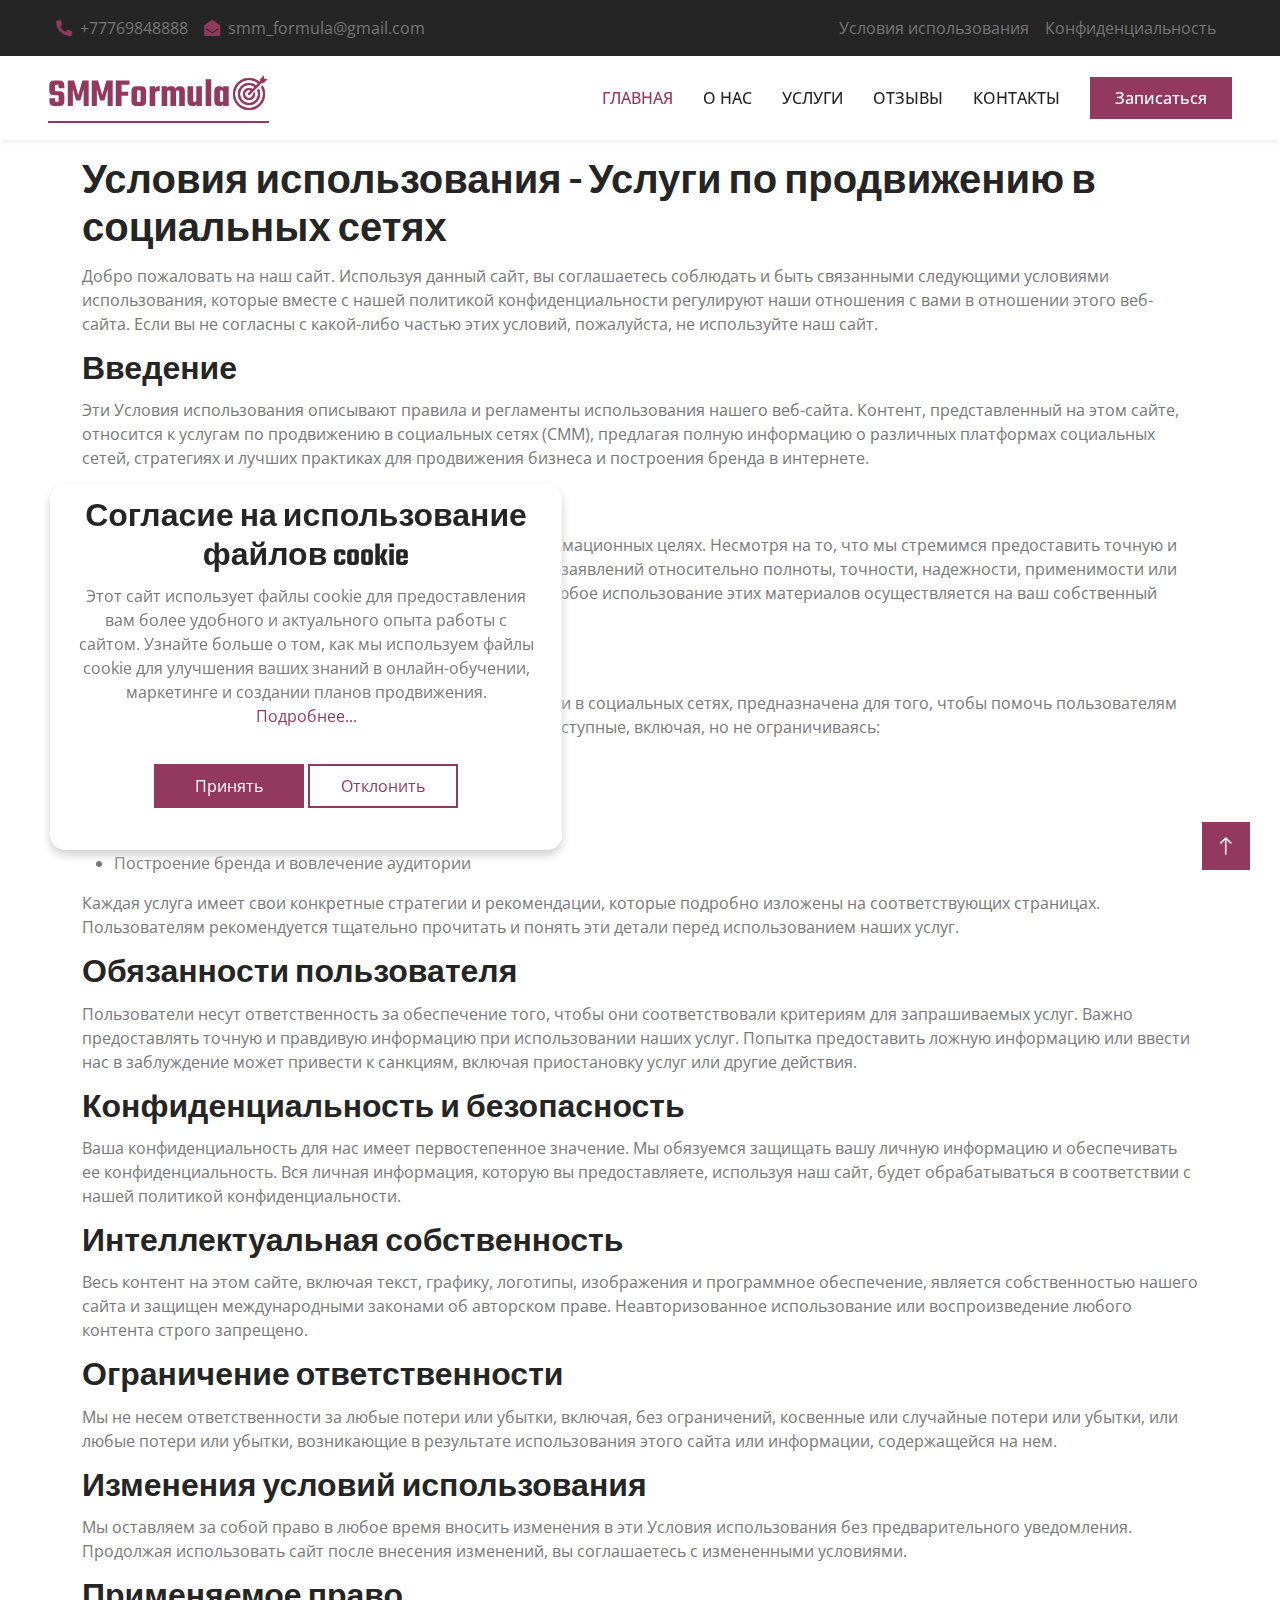
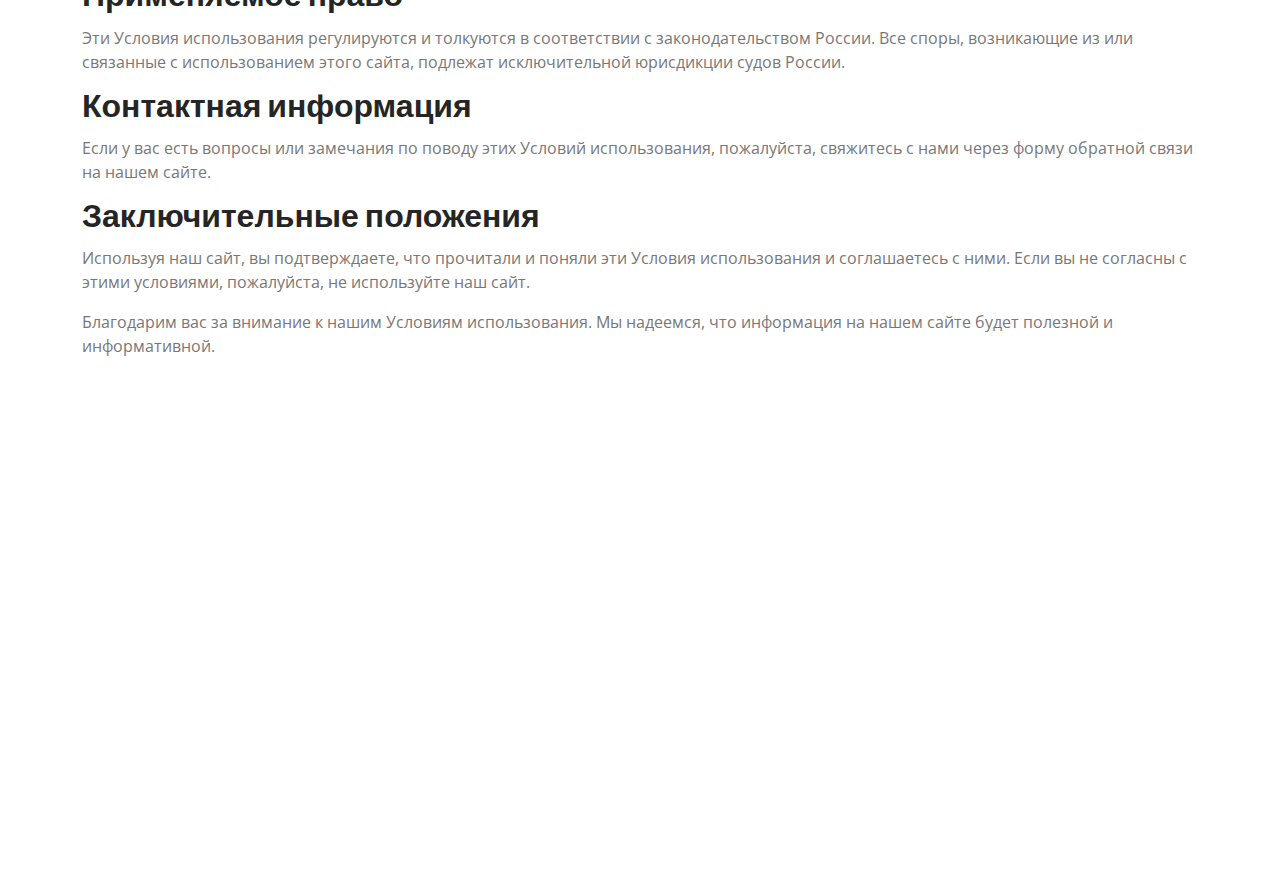
<file: terms-of-use.html>
<!DOCTYPE html>
<html lang="en">
    <head>
        <meta charset="utf-8" />
        <title>SMMFormula</title>
        <meta content="width=device-width, initial-scale=1.0" name="viewport" />
        <meta content="" name="keywords" />
        <meta content="" name="description" />

        <!-- Favicon -->
        <link href="img/favicon.ico" rel="icon" />

        <!-- Google Web Fonts -->
        <link rel="preconnect" href="https://fonts.googleapis.com" />
        <link rel="preconnect" href="https://fonts.gstatic.com" crossorigin />
        <link
            href="https://fonts.googleapis.com/css2?family=Open+Sans:wght@400;500;600&family=Teko:wght@400;500;600&display=swap"
            rel="stylesheet"
        />

        <!-- Icon Font Stylesheet -->
        <link
            href="https://cdnjs.cloudflare.com/ajax/libs/font-awesome/5.10.0/css/all.min.css"
            rel="stylesheet"
        />
        <link
            href="https://cdn.jsdelivr.net/npm/bootstrap-icons@1.4.1/font/bootstrap-icons.css"
            rel="stylesheet"
        />

        <!-- Libraries Stylesheet -->
        <link href="lib/animate/animate.min.css" rel="stylesheet" />
        <link
            href="lib/owlcarousel/assets/owl.carousel.min.css"
            rel="stylesheet"
        />
        <link
            href="lib/tempusdominus/css/tempusdominus-bootstrap-4.min.css"
            rel="stylesheet"
        />

        <!-- Customized Bootstrap Stylesheet -->
        <link href="css/bootstrap.min.css" rel="stylesheet" />

        <!-- Template Stylesheet -->
        <link href="css/style.css" rel="stylesheet" />
    </head>

    <body>
        <!-- Spinner Start -->
        <div
            id="spinner"
            class="show bg-white position-fixed translate-middle w-100 vh-100 top-50 start-50 d-flex align-items-center justify-content-center"
        >
            <div
                class="spinner-border position-relative text-primary"
                style="width: 6rem; height: 6rem"
                role="status"
            ></div>
            <img
                class="position-absolute top-50 start-50 translate-middle"
                src="img/icons/icon-1.png"
                alt="Icon"
            />
        </div>
        <!-- Spinner End -->

        <!-- Topbar Start -->
        <div
            class="container-fluid bg-dark p-0 wow fadeIn"
            data-wow-delay="0.1s"
        >
            <div class="row gx-0 d-none d-lg-flex">
                <div class="col-lg-7 px-5 text-start">
                    <div
                        class="h-100 d-inline-flex align-items-center py-3 me-3"
                    >
                        <a class="text-body px-2" href="tel:+0123456789"
                            ><i class="fa fa-phone-alt text-primary me-2"></i
                            >+77769848888</a
                        >
                        <a
                            class="text-body px-2"
                            href="mailto:smm_formula@gmail.com"
                            ><i
                                class="fa fa-envelope-open text-primary me-2"
                            ></i
                            >smm_formula@gmail.com</a
                        >
                    </div>
                </div>
                <div class="col-lg-5 px-5 text-end">
                    <div
                        class="h-100 d-inline-flex align-items-center py-3 me-2"
                    >
                        <a class="text-body px-2" href="terms-of-use.html"
                            >Условия использования</a
                        >
                        <a class="text-body px-2" href="privacy-policy.html"
                            >Конфиденциальность</a
                        >
                    </div>
                </div>
            </div>
        </div>
        <!-- Topbar End -->

        <!-- Navbar Start -->
        <nav
            class="navbar navbar-expand-lg bg-white navbar-light sticky-top py-lg-0 px-lg-5 wow fadeIn"
            style="
                box-shadow: 0 0.125rem 0.25rem rgba(0, 0, 0, 0.075) !important;
            "
            data-wow-delay="0.1s"
        >
            <a href="index.html" class="navbar-brand ms-4 ms-lg-0">
                <h1
                    class="text-primary m-0"
                    style="border-bottom: 2px solid #93385fff"
                >
                    SMMFormula
                    <img
                        style="
                            width: 40px;
                            height: 40px;
                            margin-left: -8px;
                            margin-bottom: 5px;
                        "
                        src="img/logo.png"
                        alt=""
                    />
                </h1>
            </a>
            <button
                type="button"
                class="navbar-toggler me-4"
                data-bs-toggle="collapse"
                data-bs-target="#navbarCollapse"
            >
                <span class="navbar-toggler-icon"></span>
            </button>
            <div class="collapse navbar-collapse" id="navbarCollapse">
                <div class="navbar-nav ms-auto p-4 p-lg-0">
                    <a href="index.html" class="nav-item nav-link active"
                        >Главная</a
                    >
                    <a href="about.html" class="nav-item nav-link">О нас</a>
                    <a href="service.html" class="nav-item nav-link">Услуги</a>
                    <a href="testimonial.html" class="nav-item nav-link"
                        >Отзывы</a
                    >
                    <a href="contact.html" class="nav-item nav-link"
                        >Контакты</a
                    >
                </div>
                <a
                    href="index.html#appointment"
                    class="btn btn-primary py-2 px-4 d-none d-lg-block"
                    >Записаться</a
                >
            </div>
        </nav>
        <!-- Navbar End -->

        <main>
            <article class="container additional-wrapper">
                <div class="page__content" style="padding: 20px 0px">
                    <h1>
                        Условия использования - Услуги по продвижению в
                        социальных сетях
                    </h1>

                    <p>
                        Добро пожаловать на наш сайт. Используя данный сайт, вы
                        соглашаетесь соблюдать и быть связанными следующими
                        условиями использования, которые вместе с нашей
                        политикой конфиденциальности регулируют наши отношения с
                        вами в отношении этого веб-сайта. Если вы не согласны с
                        какой-либо частью этих условий, пожалуйста, не
                        используйте наш сайт.
                    </p>

                    <h2>Введение</h2>

                    <p>
                        Эти Условия использования описывают правила и регламенты
                        использования нашего веб-сайта. Контент, представленный
                        на этом сайте, относится к услугам по продвижению в
                        социальных сетях (СММ), предлагая полную информацию о
                        различных платформах социальных сетей, стратегиях и
                        лучших практиках для продвижения бизнеса и построения
                        бренда в интернете.
                    </p>

                    <h2>Контент</h2>

                    <p>
                        Весь контент на этом сайте предоставляется только в
                        информационных целях. Несмотря на то, что мы стремимся
                        предоставить точную и актуальную информацию, мы не даем
                        никаких гарантий или заявлений относительно полноты,
                        точности, надежности, применимости или доступности сайта
                        или содержащейся в нем информации. Любое использование
                        этих материалов осуществляется на ваш собственный риск.
                    </p>

                    <h2>Использование информации</h2>

                    <p>
                        Информация, предоставленная на этом сайте о продвижении
                        в социальных сетях, предназначена для того, чтобы помочь
                        пользователям понять различные стратегии, платформы и
                        инструменты, доступные, включая, но не ограничиваясь:
                    </p>

                    <ul>
                        <li>Управление платформами социальных сетей</li>
                        <li>Создание и курирование контента</li>
                        <li>Платные рекламные кампании</li>
                        <li>Управление сообществом</li>
                        <li>Построение бренда и вовлечение аудитории</li>
                    </ul>

                    <p>
                        Каждая услуга имеет свои конкретные стратегии и
                        рекомендации, которые подробно изложены на
                        соответствующих страницах. Пользователям рекомендуется
                        тщательно прочитать и понять эти детали перед
                        использованием наших услуг.
                    </p>

                    <h2>Обязанности пользователя</h2>

                    <p>
                        Пользователи несут ответственность за обеспечение того,
                        чтобы они соответствовали критериям для запрашиваемых
                        услуг. Важно предоставлять точную и правдивую информацию
                        при использовании наших услуг. Попытка предоставить
                        ложную информацию или ввести нас в заблуждение может
                        привести к санкциям, включая приостановку услуг или
                        другие действия.
                    </p>

                    <h2>Конфиденциальность и безопасность</h2>

                    <p>
                        Ваша конфиденциальность для нас имеет первостепенное
                        значение. Мы обязуемся защищать вашу личную информацию и
                        обеспечивать ее конфиденциальность. Вся личная
                        информация, которую вы предоставляете, используя наш
                        сайт, будет обрабатываться в соответствии с нашей
                        политикой конфиденциальности.
                    </p>

                    <h2>Интеллектуальная собственность</h2>

                    <p>
                        Весь контент на этом сайте, включая текст, графику,
                        логотипы, изображения и программное обеспечение,
                        является собственностью нашего сайта и защищен
                        международными законами об авторском праве.
                        Неавторизованное использование или воспроизведение
                        любого контента строго запрещено.
                    </p>

                    <h2>Ограничение ответственности</h2>

                    <p>
                        Мы не несем ответственности за любые потери или убытки,
                        включая, без ограничений, косвенные или случайные потери
                        или убытки, или любые потери или убытки, возникающие в
                        результате использования этого сайта или информации,
                        содержащейся на нем.
                    </p>

                    <h2>Изменения условий использования</h2>

                    <p>
                        Мы оставляем за собой право в любое время вносить
                        изменения в эти Условия использования без
                        предварительного уведомления. Продолжая использовать
                        сайт после внесения изменений, вы соглашаетесь с
                        измененными условиями.
                    </p>

                    <h2>Применяемое право</h2>

                    <p>
                        Эти Условия использования регулируются и толкуются в
                        соответствии с законодательством России. Все споры,
                        возникающие из или связанные с использованием этого
                        сайта, подлежат исключительной юрисдикции судов России.
                    </p>

                    <h2>Контактная информация</h2>

                    <p>
                        Если у вас есть вопросы или замечания по поводу этих
                        Условий использования, пожалуйста, свяжитесь с нами
                        через форму обратной связи на нашем сайте.
                    </p>

                    <h2>Заключительные положения</h2>

                    <p>
                        Используя наш сайт, вы подтверждаете, что прочитали и
                        поняли эти Условия использования и соглашаетесь с ними.
                        Если вы не согласны с этими условиями, пожалуйста, не
                        используйте наш сайт.
                    </p>

                    <p>
                        Благодарим вас за внимание к нашим Условиям
                        использования. Мы надеемся, что информация на нашем
                        сайте будет полезной и информативной.
                    </p>
                </div>
            </article>
        </main>

        <!-- Footer Start -->
        <div
            class="container-fluid bg-dark text-body footer mt-5 pt-5 px-0 wow fadeIn"
            data-wow-delay="0.1s"
        >
            <div class="container py-5">
                <div class="row g-5">
                    <div class="col-lg-4 col-md-6">
                        <h3 class="text-light mb-4">Наша платформа</h3>
                        <p>
                            Наша платформа сосредоточена на предоставлении
                            качественных образовательных курсов в области
                            SMM-продвижения. С нашей экспертной командой,
                            имеющей богатый опыт в цифровом маркетинге, мы
                            поможем вам развить практические навыки и знания,
                            необходимые для успеха в мире социальных медиа.
                        </p>
                    </div>
                    <div class="col-lg-4 col-md-6">
                        <h3 class="text-light mb-4">Адрес</h3>
                        <p class="mb-2">
                            <i
                                class="fa fa-map-marker-alt text-primary me-3"
                            ></i
                            >просп. Мангилик Ел, С4/6, Астана 150000, Казахстан
                        </p>
                        <p class="mb-2">
                            <i class="fa fa-phone-alt text-primary me-3"></i
                            >+77769848888
                        </p>
                        <p class="mb-2">
                            <i class="fa fa-envelope text-primary me-3"></i>
                            smm_formula@gmail.com
                        </p>
                    </div>
                    <div class="col-lg-4 col-md-6">
                        <h3 class="text-light mb-4">Быстрые ссылки</h3>
                        <a class="btn btn-link" href="about.html">О нас</a>
                        <a class="btn btn-link" href="contact.html"
                            >Связаться с нами</a
                        >
                        <a class="btn btn-link" href="service.html"
                            >Наши услуги</a
                        >
                        <a class="btn btn-link" href="terms-of-use.html"
                            >Условия</a
                        >
                        <a class="btn btn-link" href="privacy-policy.html"
                            >Наша Политика</a
                        >
                    </div>
                </div>
            </div>
        </div>
        <!-- Footer End -->

        <!-- Back to Top -->
        <a href="#" class="btn btn-lg btn-primary btn-lg-square back-to-top"
            ><i class="bi bi-arrow-up"></i
        ></a>

        <!-- Cookie banner -->
        <div class="cookie-wrapper show">
            <div>
                <i class="bx bx-cookie"></i>
                <h2 style="text-align: center">
                    Согласие на использование файлов cookie
                </h2>
            </div>

            <div class="data">
                <p>
                    Этот сайт использует файлы cookie для предоставления вам
                    более удобного и актуального опыта работы с сайтом. Узнайте
                    больше о том, как мы используем файлы cookie для улучшения
                    ваших знаний в онлайн-обучении, маркетинге и создании планов
                    продвижения.
                    <a href="#">Подробнее...</a>
                </p>
            </div>

            <div class="buttons">
                <button class="cookie-button" id="acceptBtn">Принять</button>
                <button class="cookie-button" id="declineBtn">Отклонить</button>
            </div>
        </div>
        <!-- End Cookie banner -->

        <!-- JavaScript Libraries -->
        <script src="https://code.jquery.com/jquery-3.4.1.min.js"></script>
        <script src="https://cdn.jsdelivr.net/npm/bootstrap@5.0.0/dist/js/bootstrap.bundle.min.js"></script>
        <script src="lib/wow/wow.min.js"></script>
        <script src="lib/easing/easing.min.js"></script>
        <script src="lib/waypoints/waypoints.min.js"></script>
        <script src="lib/counterup/counterup.min.js"></script>
        <script src="lib/owlcarousel/owl.carousel.min.js"></script>
        <script src="lib/tempusdominus/js/moment.min.js"></script>
        <script src="lib/tempusdominus/js/moment-timezone.min.js"></script>
        <script src="lib/tempusdominus/js/tempusdominus-bootstrap-4.min.js"></script>

        <!-- Template Javascript -->
        <script src="js/main.js"></script>
        <script src="js/cookiebanner.js"></script>
    </body>
</html>
</file>
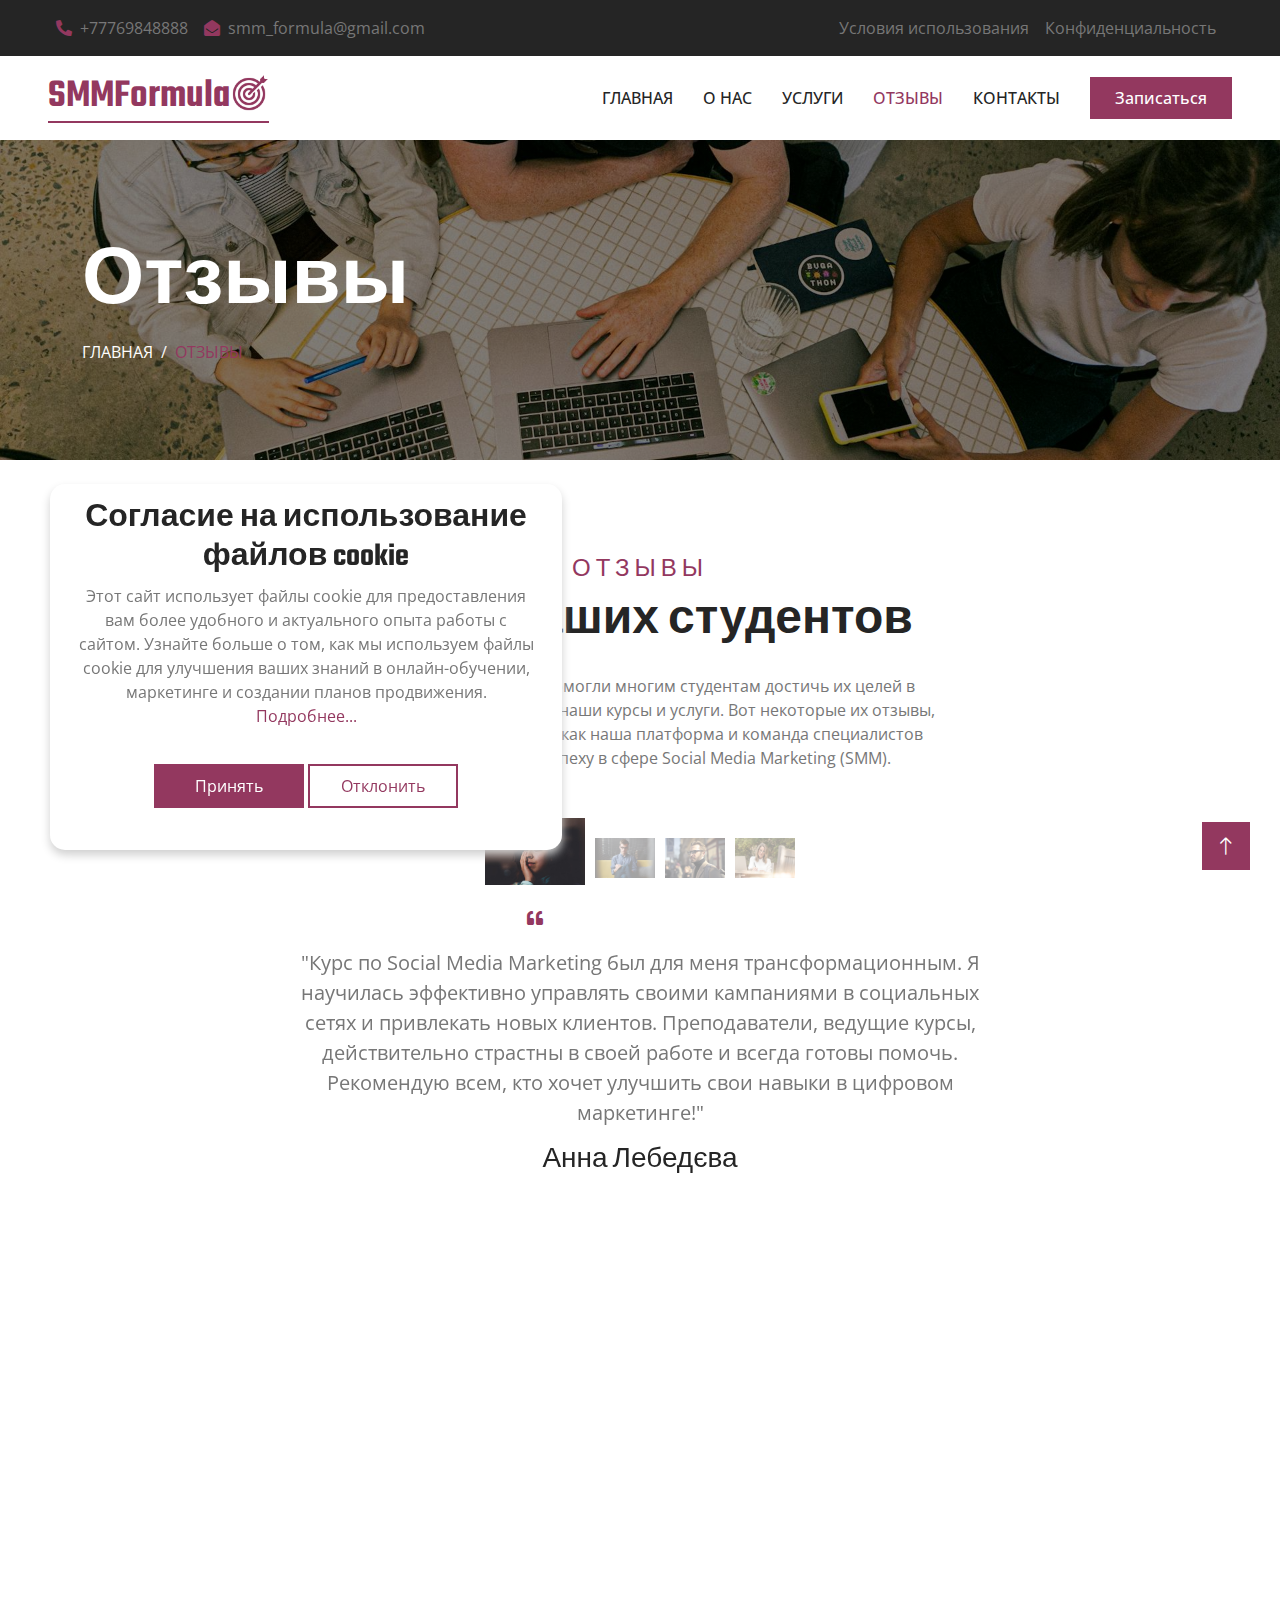
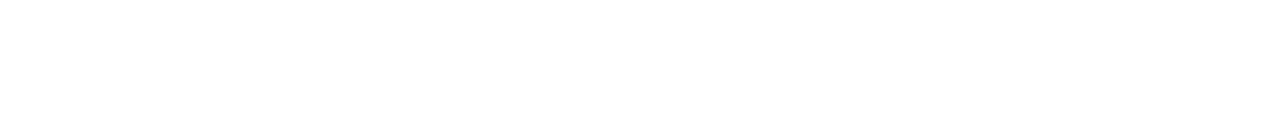
<file: testimonial.html>
<!DOCTYPE html>
<html lang="en">
    <head>
        <meta charset="utf-8" />
        <title>SMMFormula</title>
        <meta content="width=device-width, initial-scale=1.0" name="viewport" />
        <meta content="" name="keywords" />
        <meta content="" name="description" />

        <!-- Favicon -->
        <link href="img/favicon.ico" rel="icon" />

        <!-- Google Web Fonts -->
        <link rel="preconnect" href="https://fonts.googleapis.com" />
        <link rel="preconnect" href="https://fonts.gstatic.com" crossorigin />
        <link
            href="https://fonts.googleapis.com/css2?family=Open+Sans:wght@400;500;600&family=Teko:wght@400;500;600&display=swap"
            rel="stylesheet"
        />

        <!-- Icon Font Stylesheet -->
        <link
            href="https://cdnjs.cloudflare.com/ajax/libs/font-awesome/5.10.0/css/all.min.css"
            rel="stylesheet"
        />
        <link
            href="https://cdn.jsdelivr.net/npm/bootstrap-icons@1.4.1/font/bootstrap-icons.css"
            rel="stylesheet"
        />

        <!-- Libraries Stylesheet -->
        <link href="lib/animate/animate.min.css" rel="stylesheet" />
        <link
            href="lib/owlcarousel/assets/owl.carousel.min.css"
            rel="stylesheet"
        />
        <link
            href="lib/tempusdominus/css/tempusdominus-bootstrap-4.min.css"
            rel="stylesheet"
        />

        <!-- Customized Bootstrap Stylesheet -->
        <link href="css/bootstrap.min.css" rel="stylesheet" />

        <!-- Template Stylesheet -->
        <link href="css/style.css" rel="stylesheet" />
    </head>

    <body>
        <!-- Spinner Start -->
        <div
            id="spinner"
            class="show bg-white position-fixed translate-middle w-100 vh-100 top-50 start-50 d-flex align-items-center justify-content-center"
        >
            <div
                class="spinner-border position-relative text-primary"
                style="width: 6rem; height: 6rem"
                role="status"
            ></div>
            <img
                class="position-absolute top-50 start-50 translate-middle"
                src="img/icons/icon-1.png"
                alt="Icon"
            />
        </div>
        <!-- Spinner End -->

        <!-- Topbar Start -->
        <div
            class="container-fluid bg-dark p-0 wow fadeIn"
            data-wow-delay="0.1s"
        >
            <div class="row gx-0 d-none d-lg-flex">
                <div class="col-lg-7 px-5 text-start">
                    <div
                        class="h-100 d-inline-flex align-items-center py-3 me-3"
                    >
                        <a class="text-body px-2" href="tel:+0123456789"
                            ><i class="fa fa-phone-alt text-primary me-2"></i
                            >+77769848888</a
                        >
                        <a
                            class="text-body px-2"
                            href="mailto:smm_formula@gmail.com"
                            ><i
                                class="fa fa-envelope-open text-primary me-2"
                            ></i
                            >smm_formula@gmail.com</a
                        >
                    </div>
                </div>
                <div class="col-lg-5 px-5 text-end">
                    <div
                        class="h-100 d-inline-flex align-items-center py-3 me-2"
                    >
                        <a class="text-body px-2" href="terms-of-use.html"
                            >Условия использования</a
                        >
                        <a class="text-body px-2" href="privacy-policy.html"
                            >Конфиденциальность</a
                        >
                    </div>
                </div>
            </div>
        </div>
        <!-- Topbar End -->

        <!-- Navbar Start -->
        <nav
            class="navbar navbar-expand-lg bg-white navbar-light sticky-top py-lg-0 px-lg-5 wow fadeIn"
            data-wow-delay="0.1s"
        >
            <a href="index.html" class="navbar-brand ms-4 ms-lg-0">
                <h1
                    class="text-primary m-0"
                    style="border-bottom: 2px solid #93385fff"
                >
                    SMMFormula
                    <img
                        style="
                            width: 40px;
                            height: 40px;
                            margin-left: -8px;
                            margin-bottom: 5px;
                        "
                        src="img/logo.png"
                        alt=""
                    />
                </h1>
            </a>
            <button
                type="button"
                class="navbar-toggler me-4"
                data-bs-toggle="collapse"
                data-bs-target="#navbarCollapse"
            >
                <span class="navbar-toggler-icon"></span>
            </button>
            <div class="collapse navbar-collapse" id="navbarCollapse">
                <div class="navbar-nav ms-auto p-4 p-lg-0">
                    <a href="index.html" class="nav-item nav-link">Главная</a>
                    <a href="about.html" class="nav-item nav-link">О нас</a>
                    <a href="service.html" class="nav-item nav-link">Услуги</a>
                    <a href="testimonial.html" class="nav-item nav-link active"
                        >Отзывы</a
                    >
                    <a href="contact.html" class="nav-item nav-link"
                        >Контакты</a
                    >
                </div>
                <a
                    href="index.html#appointment"
                    class="btn btn-primary py-2 px-4 d-none d-lg-block"
                    >Записаться</a
                >
            </div>
        </nav>
        <!-- Navbar End -->

        <!-- Page Header Start -->
        <div
            class="container-fluid page-header py-5 mb-5 wow fadeIn"
            data-wow-delay="0.1s"
        >
            <div class="container py-5">
                <h1 class="display-1 text-white animated slideInDown">
                    Отзывы
                </h1>
                <nav aria-label="breadcrumb animated slideInDown">
                    <ol class="breadcrumb text-uppercase mb-0">
                        <li class="breadcrumb-item">
                            <a class="text-white" href="index.html">Главная</a>
                        </li>
                        <li
                            class="breadcrumb-item text-primary active"
                            aria-current="page"
                        >
                            Отзывы
                        </li>
                    </ol>
                </nav>
            </div>
        </div>
        <!-- Page Header End -->

        <!-- Testimonial Start -->
        <div class="container-xxl py-5">
            <div class="container">
                <div
                    class="text-center mx-auto mb-5 wow fadeInUp"
                    data-wow-delay="0.1s"
                    style="max-width: 600px"
                >
                    <h4 class="section-title">Отзывы</h4>
                    <h1 class="display-5 mb-4">Опыт наших студентов</h1>
                    <p class="mb-4">
                        Мы гордимся тем, что помогли многим студентам достичь их
                        целей в области маркетинга через наши курсы и услуги.
                        Вот некоторые их отзывы, которые демонстрируют, как наша
                        платформа и команда специалистов способствовали их
                        успеху в сфере Social Media Marketing (SMM).
                    </p>
                </div>
                <div
                    class="owl-carousel testimonial-carousel wow fadeInUp"
                    data-wow-delay="0.1s"
                >
                    <div
                        class="testimonial-item text-center"
                        data-dot="<img class='img-fluid' src='img/testimonial-1.jpg' alt=''>"
                    >
                        <p class="fs-5">
                            "Курс по Social Media Marketing был для меня
                            трансформационным. Я научилась эффективно управлять
                            своими кампаниями в социальных сетях и привлекать
                            новых клиентов. Преподаватели, ведущие курсы,
                            действительно страстны в своей работе и всегда
                            готовы помочь. Рекомендую всем, кто хочет улучшить
                            свои навыки в цифровом маркетинге!"
                        </p>
                        <h3>Анна Лебедєва</h3>
                    </div>
                    <div
                        class="testimonial-item text-center"
                        data-dot="<img class='img-fluid' src='img/testimonial-2.jpg' alt=''>"
                    >
                        <p class="fs-5">
                            "Этот курс открыл мне глаза на возможности
                            социальных медиа. После обучения я смог создавать
                            более качественный контент и эффективно общаться с
                            моими подписчиками. Подход преподавателей был очень
                            профессиональным и персонализированным, что мне
                            очень помогло."
                        </p>
                        <h3>Дмитрий Лаврушин</h3>
                    </div>
                    <div
                        class="testimonial-item text-center"
                        data-dot="<img class='img-fluid' src='img/testimonial-3.jpg' alt=''>"
                    >
                        <p class="fs-5">
                            "Ранее я считала, что социальные сети трудно
                            контролировать. После курса моё мнение изменилось.
                            Теперь я знаю, как правильно использовать различные
                            платформы для маркетинга. Я не только получила
                            необходимые знания, но и поддержку от отличной
                            команды профессионалов."
                        </p>
                        <h3>Екатерина Кротова</h3>
                    </div>
                    <div
                        class="testimonial-item text-center"
                        data-dot="<img class='img-fluid' src='img/testimonial-4.jpg' alt=''>"
                    >
                        <p class="fs-5">
                            "Этот курс стал одной из лучших инвестиций в мою
                            карьеру. Я научился множеству практических навыков и
                            техник, которые сразу же смог применить. Специалисты
                            команды всегда были готовы ответить на мои вопросы и
                            дать полезные рекомендации. Безусловно рекомендую
                            всем, кто хочет продвинуться в SMM!"
                        </p>
                        <h3>Иван Олейников</h3>
                    </div>
                </div>
            </div>
        </div>
        <!-- Testimonial End -->

        <!-- Footer Start -->
        <div
            class="container-fluid bg-dark text-body footer mt-5 pt-5 px-0 wow fadeIn"
            data-wow-delay="0.1s"
        >
            <div class="container py-5">
                <div class="row g-5">
                    <div class="col-lg-4 col-md-6">
                        <h3 class="text-light mb-4">Наша платформа</h3>
                        <p>
                            Наша платформа сосредоточена на предоставлении
                            качественных образовательных курсов в области
                            SMM-продвижения. С нашей экспертной командой,
                            имеющей богатый опыт в цифровом маркетинге, мы
                            поможем вам развить практические навыки и знания,
                            необходимые для успеха в мире социальных медиа.
                        </p>
                    </div>
                    <div class="col-lg-4 col-md-6">
                        <h3 class="text-light mb-4">Адрес</h3>
                        <p class="mb-2">
                            <i
                                class="fa fa-map-marker-alt text-primary me-3"
                            ></i
                            >просп. Мангилик Ел, С4/6, Астана 150000, Казахстан
                        </p>
                        <p class="mb-2">
                            <i class="fa fa-phone-alt text-primary me-3"></i
                            >+77769848888
                        </p>
                        <p class="mb-2">
                            <i class="fa fa-envelope text-primary me-3"></i>
                            smm_formula@gmail.com
                        </p>
                    </div>
                    <div class="col-lg-4 col-md-6">
                        <h3 class="text-light mb-4">Быстрые ссылки</h3>
                        <a class="btn btn-link" href="about.html">О нас</a>
                        <a class="btn btn-link" href="contact.html"
                            >Связаться с нами</a
                        >
                        <a class="btn btn-link" href="service.html"
                            >Наши услуги</a
                        >
                        <a class="btn btn-link" href="terms-of-use.html"
                            >Условия</a
                        >
                        <a class="btn btn-link" href="privacy-policy.html"
                            >Наша Политика</a
                        >
                    </div>
                </div>
            </div>
        </div>
        <!-- Footer End -->

        <!-- Back to Top -->
        <a href="#" class="btn btn-lg btn-primary btn-lg-square back-to-top"
            ><i class="bi bi-arrow-up"></i
        ></a>

        <!-- Cookie banner -->
        <div class="cookie-wrapper show">
            <div>
                <i class="bx bx-cookie"></i>
                <h2 style="text-align: center">
                    Согласие на использование файлов cookie
                </h2>
            </div>

            <div class="data">
                <p>
                    Этот сайт использует файлы cookie для предоставления вам
                    более удобного и актуального опыта работы с сайтом. Узнайте
                    больше о том, как мы используем файлы cookie для улучшения
                    ваших знаний в онлайн-обучении, маркетинге и создании планов
                    продвижения.
                    <a href="#">Подробнее...</a>
                </p>
            </div>

            <div class="buttons">
                <button class="cookie-button" id="acceptBtn">Принять</button>
                <button class="cookie-button" id="declineBtn">Отклонить</button>
            </div>
        </div>
        <!-- End Cookie banner -->

        <!-- JavaScript Libraries -->
        <script src="https://code.jquery.com/jquery-3.4.1.min.js"></script>
        <script src="https://cdn.jsdelivr.net/npm/bootstrap@5.0.0/dist/js/bootstrap.bundle.min.js"></script>
        <script src="lib/wow/wow.min.js"></script>
        <script src="lib/easing/easing.min.js"></script>
        <script src="lib/waypoints/waypoints.min.js"></script>
        <script src="lib/counterup/counterup.min.js"></script>
        <script src="lib/owlcarousel/owl.carousel.min.js"></script>
        <script src="lib/tempusdominus/js/moment.min.js"></script>
        <script src="lib/tempusdominus/js/moment-timezone.min.js"></script>
        <script src="lib/tempusdominus/js/tempusdominus-bootstrap-4.min.js"></script>

        <!-- Template Javascript -->
        <script src="js/main.js"></script>
        <script src="js/cookiebanner.js"></script>
    </body>
</html>
</file>
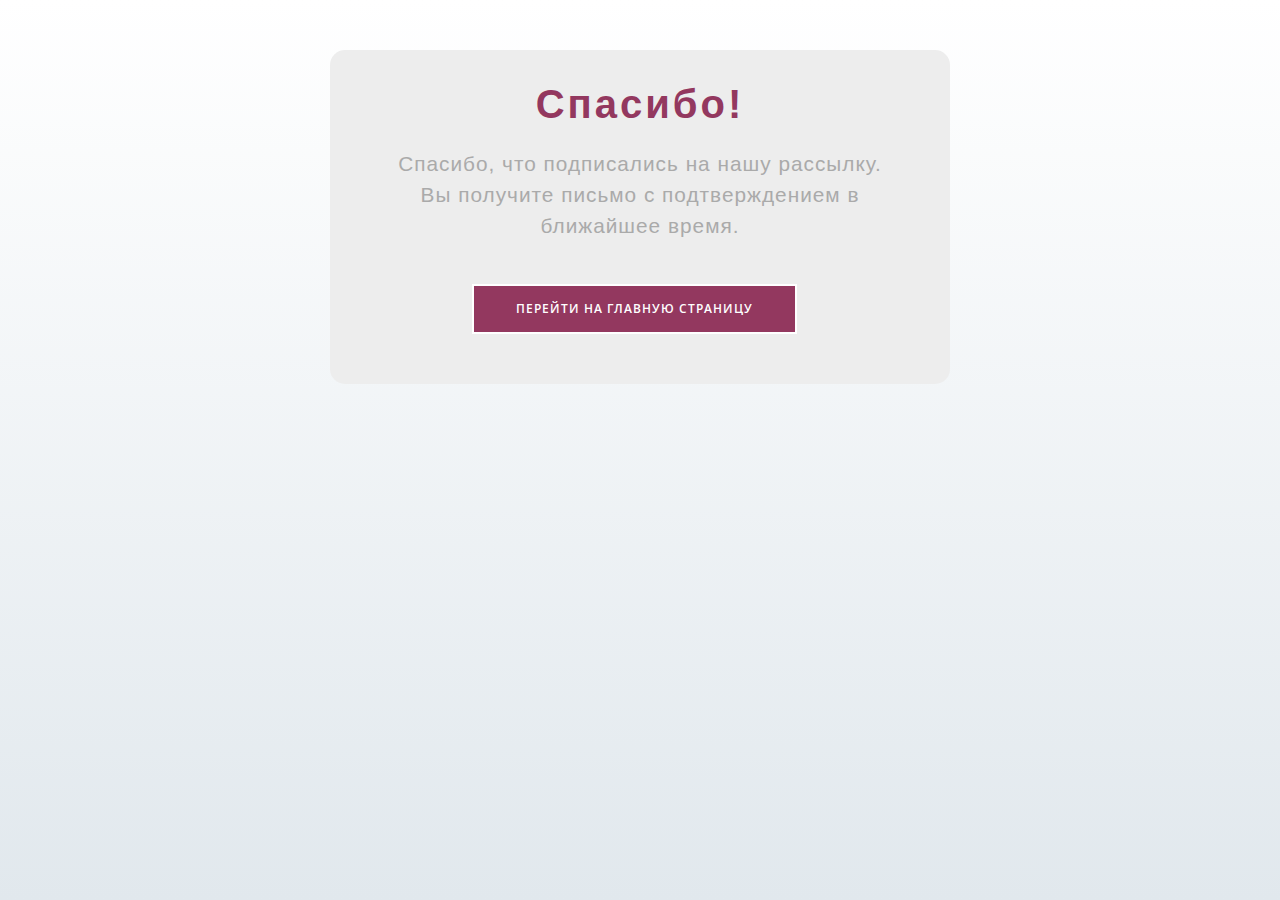
<file: thanks.html>
<!DOCTYPE html>
<html lang="en">
    <head>
        <meta charset="utf-8" />
        <title>SMMFormula</title>
        <meta content="width=device-width, initial-scale=1.0" name="viewport" />
        <meta content="" name="keywords" />
        <meta content="" name="description" />

        <!-- Favicon -->
        <link href="img/favicon.ico" rel="icon" />

        <!-- Google Web Fonts -->
        <link rel="preconnect" href="https://fonts.googleapis.com" />
        <link rel="preconnect" href="https://fonts.gstatic.com" crossorigin />
        <link
            href="https://fonts.googleapis.com/css2?family=Open+Sans:wght@400;500;600&family=Teko:wght@400;500;600&display=swap"
            rel="stylesheet"
        />

        <!-- Icon Font Stylesheet -->
        <link
            href="https://cdnjs.cloudflare.com/ajax/libs/font-awesome/5.10.0/css/all.min.css"
            rel="stylesheet"
        />
        <link
            href="https://cdn.jsdelivr.net/npm/bootstrap-icons@1.4.1/font/bootstrap-icons.css"
            rel="stylesheet"
        />

        <!-- Libraries Stylesheet -->
        <link href="lib/animate/animate.min.css" rel="stylesheet" />
        <link
            href="lib/owlcarousel/assets/owl.carousel.min.css"
            rel="stylesheet"
        />
        <link
            href="lib/tempusdominus/css/tempusdominus-bootstrap-4.min.css"
            rel="stylesheet"
        />

        <!-- Customized Bootstrap Stylesheet -->
        <link href="css/bootstrap.min.css" rel="stylesheet" />

        <!-- Template Stylesheet -->
        <link href="css/style.css" rel="stylesheet" />
        <link href="css/thanks.css" rel="stylesheet" />
    </head>
    <body>
        <div class="content">
            <div class="wrapper-1">
                <div class="wrapper-2">
                    <h1>Спасибо!</h1>
                    <p>Спасибо, что подписались на нашу рассылку.</p>
                    <p>
                        Вы получите письмо с подтверждением в ближайшее время.
                    </p>
                    <a href="index.html">
                        <button class="go-home">
                            Перейти на главную страницу
                        </button>
                    </a>
                </div>
            </div>
        </div>
    </body>
</html>
</file>
<file: css/style.css>
/********** Template CSS **********/
:root {
    --primary: #93385fff;
    --light: #f8f8f8;
    --dark: #252525;
}

h1,
h2,
.h1,
.h2,
.fw-bold {
    font-weight: 600 !important;
}

h3,
h4,
.h3,
.h4,
.fw-medium {
    font-weight: 500 !important;
}

body {
    overflow-x: hidden;
}

h5,
h6,
.h5,
.h6,
.fw-normal {
    font-weight: 400 !important;
}

.back-to-top {
    position: fixed;
    display: none;
    right: 30px;
    bottom: 30px;
    z-index: 99;
}

/*** Spinner ***/
#spinner {
    opacity: 0;
    visibility: hidden;
    transition: opacity 0.5s ease-out, visibility 0s linear 0.5s;
    z-index: 99999;
}

#spinner.show {
    transition: opacity 0.5s ease-out, visibility 0s linear 0s;
    visibility: visible;
    opacity: 1;
}

/*** Button ***/
.btn {
    font-weight: 500;
    transition: 0.5s;
}

.btn.btn-primary,
.btn.btn-secondary {
    color: #ffffff;
}

.btn-square {
    width: 38px;
    height: 38px;
}

.btn-sm-square {
    width: 32px;
    height: 32px;
}

.btn-lg-square {
    width: 48px;
    height: 48px;
}

.btn-square,
.btn-sm-square,
.btn-lg-square {
    padding: 0;
    display: flex;
    align-items: center;
    justify-content: center;
    font-weight: normal;
}

.btn-outline-body {
    color: var(--primary);
    border-color: #777777;
}

.btn-outline-body:hover {
    color: #ffffff;
    background: var(--primary);
    border-color: var(--primary);
}

/*** Navbar ***/
.navbar .dropdown-toggle::after {
    border: none;
    content: '\f107';
    font-family: 'Font Awesome 5 Free';
    font-weight: 900;
    vertical-align: middle;
    margin-left: 8px;
}

.navbar .navbar-nav .nav-link {
    margin-right: 30px;
    padding: 30px 0;
    color: var(--dark);
    font-weight: 500;
    text-transform: uppercase;
    outline: none;
}

.navbar .navbar-nav .nav-link:hover,
.navbar .navbar-nav .nav-link.active {
    color: var(--primary);
}

.navbar.sticky-top {
    top: -100px;
    transition: 0.5s;
}

@media (max-width: 991.98px) {
    .navbar .navbar-nav .nav-link {
        margin-right: 0;
        padding: 10px 0;
    }

    .navbar .navbar-nav {
        border-top: 1px solid #eeeeee;
    }
}

@media (min-width: 992px) {
    .navbar .nav-item .dropdown-menu {
        display: block;
        visibility: hidden;
        top: 100%;
        transform: rotateX(-75deg);
        transform-origin: 0% 0%;
        transition: 0.5s;
        opacity: 0;
    }

    .navbar .nav-item:hover .dropdown-menu {
        transform: rotateX(0deg);
        visibility: visible;
        transition: 0.5s;
        opacity: 1;
    }
}

/*** Header ***/
.owl-carousel-inner {
    position: absolute;
    width: 100%;
    height: 100%;
    top: 0;
    left: 0;
    display: flex;
    align-items: center;
    background: rgba(0, 0, 0, 0.5);
}

@media (max-width: 768px) {
    .header-carousel .owl-carousel-item {
        position: relative;
        min-height: 500px;
    }

    .header-carousel .owl-carousel-item img {
        position: absolute;
        width: 100%;
        height: 100%;
        object-fit: cover;
    }

    .header-carousel .owl-carousel-item p {
        font-size: 16px !important;
    }
}

.header-carousel .owl-dots {
    position: absolute;
    width: 60px;
    height: 100%;
    top: 0;
    right: 30px;
    display: flex;
    flex-direction: column;
    align-items: center;
    justify-content: center;
}

.header-carousel .owl-dots .owl-dot {
    position: relative;
    width: 45px;
    height: 45px;
    margin: 5px 0;
    background: var(--dark);
    transition: 0.5s;
}

.header-carousel .owl-dots .owl-dot.active {
    width: 60px;
    height: 60px;
}

.header-carousel .owl-dots .owl-dot img {
    position: absolute;
    width: 100%;
    height: 100%;
    object-fit: cover;
    padding: 2px;
    transition: 0.5s;
    opacity: 0.3;
}

.header-carousel .owl-dots .owl-dot.active img {
    opacity: 1;
}

.page-header {
    background: linear-gradient(rgba(0, 0, 0, 0.5), rgba(0, 0, 0, 0.5)),
        url(../img/carousel-1.jpg) center center no-repeat;
    background-size: cover;
}

.breadcrumb-item + .breadcrumb-item::before {
    color: var(--light);
}

/*** Section Title ***/
.section-title {
    color: var(--primary);
    font-weight: 600;
    letter-spacing: 5px;
    text-transform: uppercase;
}

/*** Facts ***/
.fact-item .fact-icon {
    width: 120px;
    height: 120px;
    margin-top: -60px;
    margin-bottom: 1.5rem;
    display: inline-flex;
    align-items: center;
    justify-content: center;
    background: #ffffff;
    border-radius: 120px;
    transition: 0.5s;
}

.fact-item:hover .fact-icon {
    background: var(--dark);
}

.fact-item .fact-icon i {
    color: var(--primary);
    transition: 0.5;
}

.fact-item:hover .fact-icon i {
    color: #ffffff;
}

/*** About & Feature ***/
.about-img,
.feature-img {
    position: relative;
    height: 100%;
    min-height: 400px;
}

.about-img img,
.feature-img img {
    position: absolute;
    width: 60%;
    height: 80%;
    object-fit: cover;
}

.about-img img:last-child,
.feature-img img:last-child {
    margin: 20% 0 0 40%;
}

.about-img::before,
.feature-img::before {
    position: absolute;
    content: '';
    width: 60%;
    height: 80%;
    top: 10%;
    left: 20%;
    border: 5px solid var(--primary);
    z-index: -1;
}

/*** Service ***/
.service-item .bg-img {
    position: absolute;
    width: 100%;
    height: 100%;
    object-fit: cover;
    z-index: -1;
}

.service-item .service-text {
    background: var(--light);
    transition: 0.5s;
}

.service-item .service-text img {
    height: 50px;
    width: 50px;
}

.service-item:hover .service-text {
    background: rgba(0, 0, 0, 0.7);
}

.service-item * {
    transition: 0.5;
}

.service-item:hover * {
    color: #ffffff;
}

.service-item .btn {
    width: 40px;
    height: 40px;
    display: inline-flex;
    align-items: center;
    color: var(--dark);
    background: #ffffff;
    white-space: nowrap;
    overflow: hidden;
    transition: 0.5s;
}

.service-item:hover .btn {
    width: 140px;
}

/*** Project ***/
.project .nav .nav-link {
    background: var(--light);
    transition: 0.5s;
}

.project .nav .nav-link.active {
    background: var(--primary);
}

.project .nav .nav-link.active h3 {
    color: #ffffff !important;
}

/*** Team ***/
.team-items {
    margin: -0.75rem;
}

.team-item {
    padding: 0.75rem;
}

.team-item::after {
    position: absolute;
    content: '';
    width: 100%;
    height: 0;
    top: 0;
    left: 0;
    background: #ffffff;
    transition: 0.5s;
    z-index: -1;
}

.team-item:hover::after {
    height: 100%;
    background: var(--primary);
}

.team-item .team-social {
    position: absolute;
    width: 100%;
    bottom: -20px;
    left: 0;
}

.team-item .team-social .btn {
    display: inline-flex;
    margin: 0 2px;
    color: var(--primary);
    background: var(--light);
}

.team-item .team-social .btn:hover {
    color: #ffffff;
    background: var(--primary);
}

/*** Appointment ***/
.bootstrap-datetimepicker-widget.bottom {
    top: auto !important;
}

.bootstrap-datetimepicker-widget .table * {
    border-bottom-width: 0px;
}

.bootstrap-datetimepicker-widget .table th {
    font-weight: 500;
}

.bootstrap-datetimepicker-widget.dropdown-menu {
    padding: 10px;
    border-radius: 2px;
}

.bootstrap-datetimepicker-widget table td.active,
.bootstrap-datetimepicker-widget table td.active:hover {
    background: var(--primary);
}

.bootstrap-datetimepicker-widget table td.today::before {
    border-bottom-color: var(--primary);
}

/*** Testimonial ***/
.testimonial-carousel {
    display: flex !important;
    flex-direction: column-reverse;
    max-width: 700px;
    margin: 0 auto;
}

.testimonial-carousel .owl-dots {
    height: 100px;
    display: flex;
    align-items: center;
    justify-content: center;
    margin-bottom: 30px;
}

.testimonial-carousel .owl-dots .owl-dot {
    position: relative;
    width: 60px;
    height: 60px;
    margin: 0 5px;
    transition: 0.5s;
}

.testimonial-carousel .owl-dots .owl-dot.active {
    width: 100px;
    height: 100px;
}

.testimonial-carousel .owl-dots .owl-dot::after {
    position: absolute;
    width: 40px;
    height: 40px;
    bottom: -20px;
    left: 50%;
    transform: translateX(-50%);
    display: flex;
    align-items: center;
    justify-content: center;
    content: '\f10d';
    font-family: 'Font Awesome 5 Free';
    font-weight: 900;
    color: var(--primary);
    background: #ffffff;
    border-radius: 40px;
    transition: 0.5s;
    opacity: 0;
}

.testimonial-carousel .owl-dots .owl-dot.active::after {
    opacity: 1;
}

.testimonial-carousel .owl-dots .owl-dot img {
    opacity: 0.4;
    transition: 0.5s;
}

.testimonial-carousel .owl-dots .owl-dot.active img {
    opacity: 1;
}

/*** Footer ***/
.footer .btn.btn-link {
    display: block;
    margin-bottom: 5px;
    padding: 0;
    text-align: left;
    color: #777777;
    font-weight: normal;
    text-transform: capitalize;
    transition: 0.3s;
}

.footer {
    overflow-x: hidden;
}

.footer .btn.btn-link::before {
    position: relative;
    content: '\f105';
    font-family: 'Font Awesome 5 Free';
    font-weight: 900;
    color: var(--primary);
    margin-right: 10px;
}

.footer .btn.btn-link:hover {
    color: var(--primary);
    letter-spacing: 1px;
    box-shadow: none;
}

.footer .form-control {
    border-color: #777777;
}

.footer .copyright {
    padding: 25px 0;
    font-size: 15px;
    border-top: 1px solid rgba(256, 256, 256, 0.1);
}

.footer .copyright a {
    color: var(--light);
}

.footer .copyright a:hover {
    color: var(--primary);
}
@import url('https://fonts.googleapis.com/css2?family=Poppins:wght@300;400;500;600&display=swap');

.cookie-wrapper {
    position: fixed;
    bottom: 50px;
    left: 50px;
    width: 40%;
    background: #fff;
    padding: 15px 25px 22px;
    transition: right 0.3s ease;
    box-shadow: 0 5px 10px rgb(208 208 208);
    z-index: 999;
    border-radius: 15px;
}
.cookie-wrapper .show {
    right: 20px;
}

@media (max-width: 772px) {
    .cookie-wrapper {
        width: 100%;
        bottom: 0px;
        left: 0px;
    }
}

.hidden {
    display: none;
}
header i {
    color: #93385fff;
    font-size: 32px;
    text-align: center;
}
header h2 {
    color: #93385fff;
    font-weight: 500;
    text-align: center;
}
.data {
    text-align: center;
}
.data p a {
    color: #93385fff;
    text-decoration: none;
    text-align: center !important;
}
.data p a:hover {
    text-decoration: underline;
}
.buttons {
    padding: 20px 0px;
    text-align: center;
}
.buttons .cookie-button {
    border: 2px solid #93385fff;
    color: #fff;
    padding: 8px 0;
    background: #93385fff;
    cursor: pointer;
    width: calc(100% / 2 - 10px);
    transition: all 0.2s ease;
    max-width: 150px;
    border-radius: 0px;
}
.buttons #acceptBtn:hover {
    background-color: transparent;
    color: #93385fff;
}
#declineBtn {
    background-color: #fff;
    color: #93385fff;
    border-radius: 0px;
}
#declineBtn:hover {
    background-color: #93385fff;
    color: #fff;
}
#result {
    color: #93385fff;
    font-size: 14px;
}
</file>
<file: css/thanks.css>
* {
    box-sizing: border-box;
}
body {
    background: #ffffff;
    background: linear-gradient(to bottom, #ffffff 0%, #e1e8ed 100%);
    filter: progid:DXImageTransform.Microsoft.gradient( startColorstr='#ffffff', endColorstr='#e1e8ed',GradientType=0 );
    height: 100%;
    margin: 0;
    background-repeat: no-repeat;
    background-attachment: fixed;
}

.wrapper-1 {
    width: 100%;
    height: 100vh;
    display: flex;
    flex-direction: column;
}
.wrapper-2 {
    padding: 30px;
    text-align: center;
    background-color: #ededed;
    border-radius: 15px;
}
h1 {
    font-family: 'Source Sans Pro', sans-serif;
    font-size: 4em;
    letter-spacing: 3px;
    color: #93385fff;
    margin: 0;
    margin-bottom: 20px;
}
.wrapper-2 p {
    margin: 0;
    font-size: 1.3em;
    color: #aaa;
    font-family: 'Source Sans Pro', sans-serif;
    letter-spacing: 1px;
}
.go-home {
    background: #93385fff;
    border: 2px solid #ffffff;
    color: #ffffff;
    font-weight: 600;
    letter-spacing: 1px;
    font-size: 12px;
    padding: 14px 42px;
    margin-top: 42px;
    margin-right: 12px;
    -webkit-transition: all 0.4s ease-in-out;
    transition: all 0.4s ease-in-out;
    visibility: visible;
    animation-delay: 2.3s;
    animation-name: fadeInUp;
    text-decoration: none;
    text-transform: uppercase;
    cursor: pointer;
    border-radius: 0px;
}
.go-home:hover {
    background: transparent;
    border-color: #93385fff;
}
a:hover .go-home {
    color: #93385fff;
}
.go-home a {
    text-decoration: none;
    color: #fff;
}

.footer-like {
    margin-top: auto;
    background: #d7e6fe;
    padding: 6px;
    text-align: center;
}
.footer-like p {
    margin: 0;
    padding: 4px;
    color: #ffc107;
    font-family: 'Source Sans Pro', sans-serif;
    letter-spacing: 1px;
}
.footer-like p a {
    text-decoration: none;
    color: #ffc107;
    font-weight: 600;
}

@media (min-width: 360px) {
    h1 {
        font-size: 2.5em;
    }
    .go-home {
        margin-bottom: 20px;
    }
}

@media (min-width: 600px) {
    .content {
        max-width: 1000px;
        margin: 0 auto;
    }
    .wrapper-1 {
        height: initial;
        max-width: 620px;
        margin: 0 auto;
        margin-top: 50px;
    }
}
</file>
